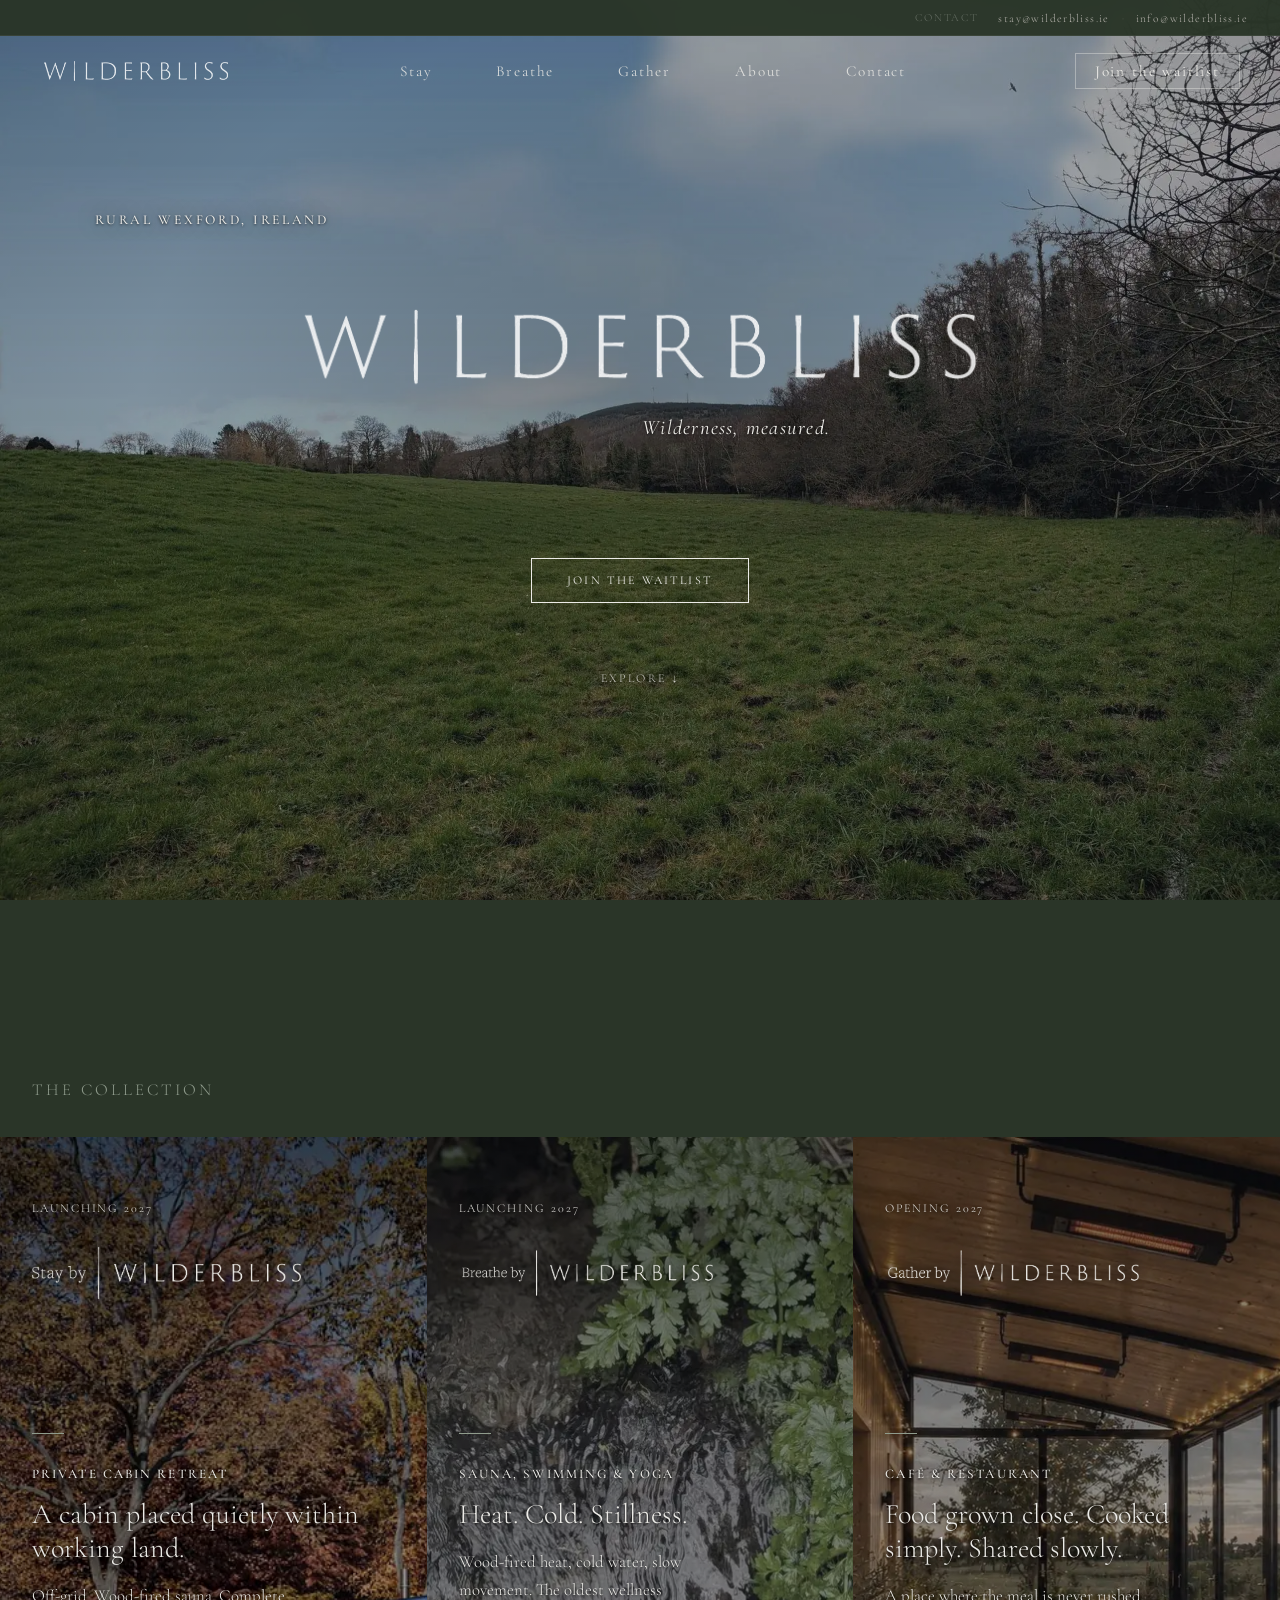
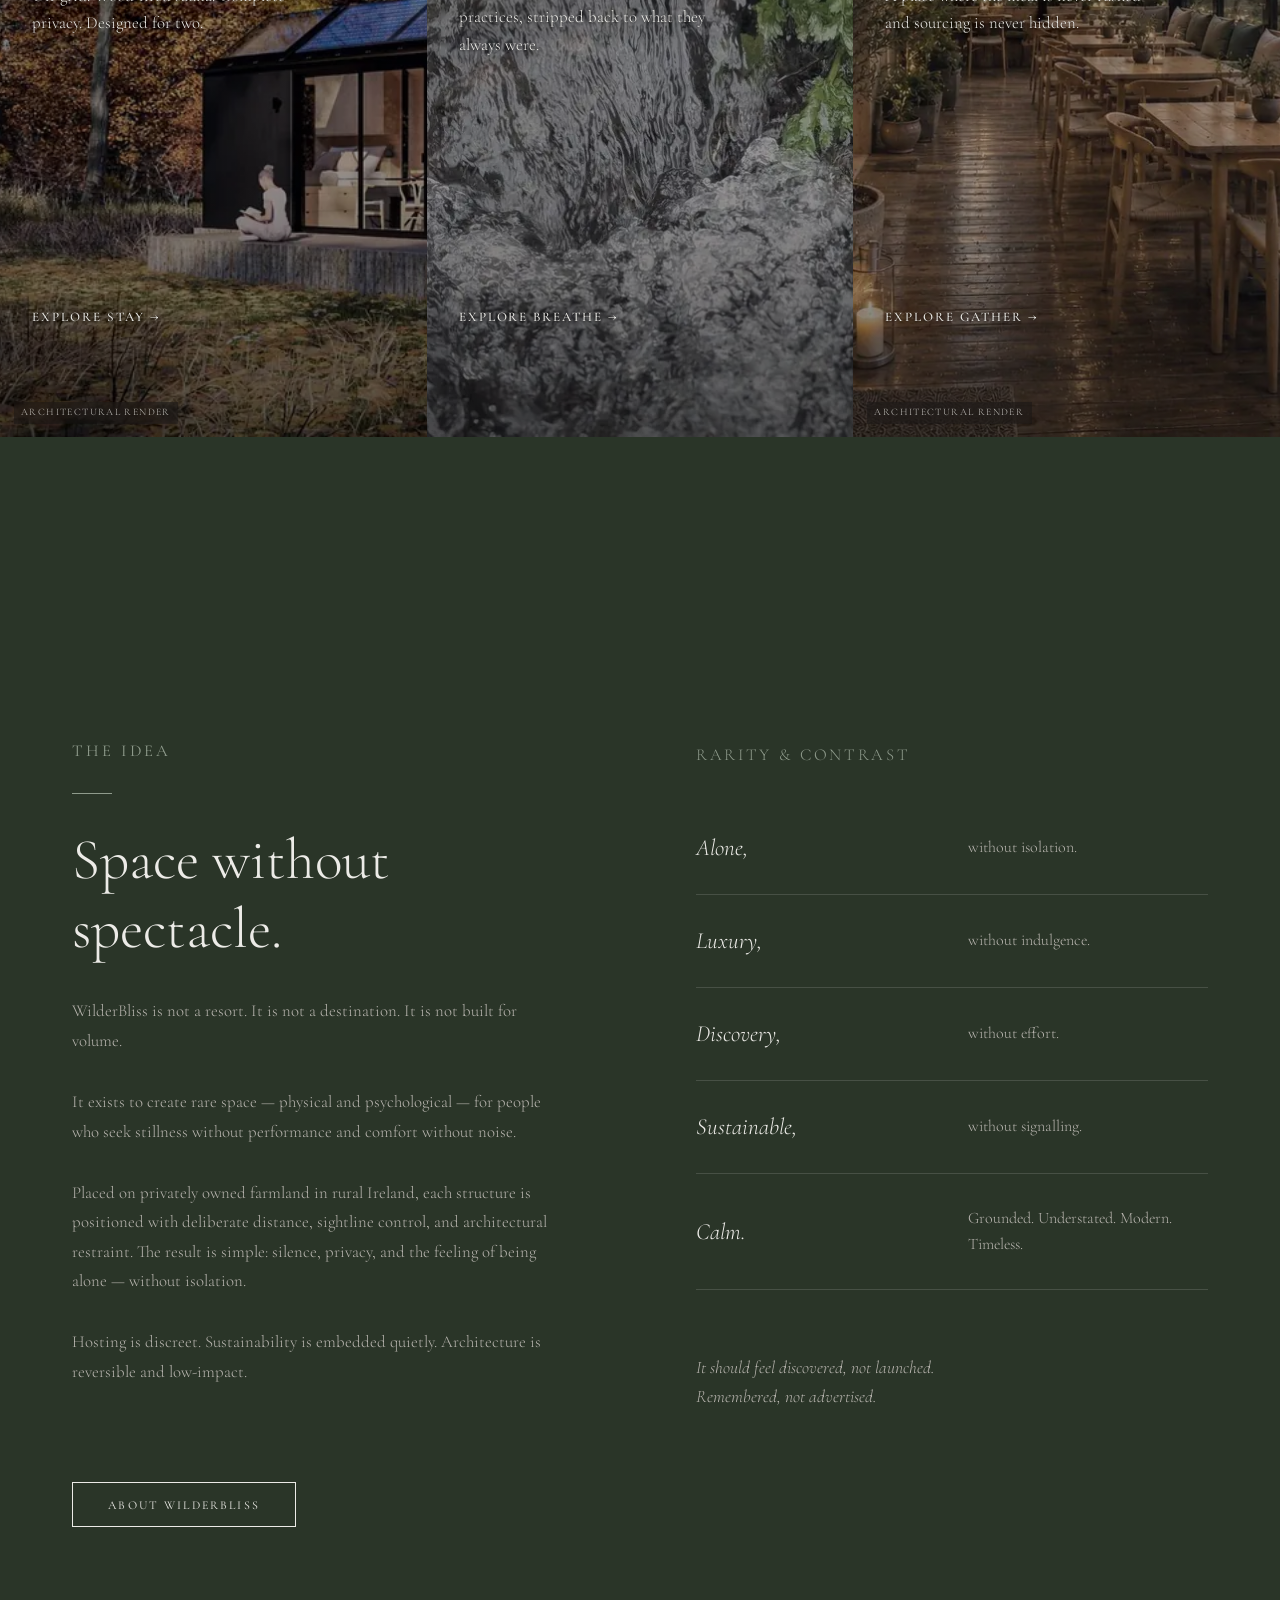
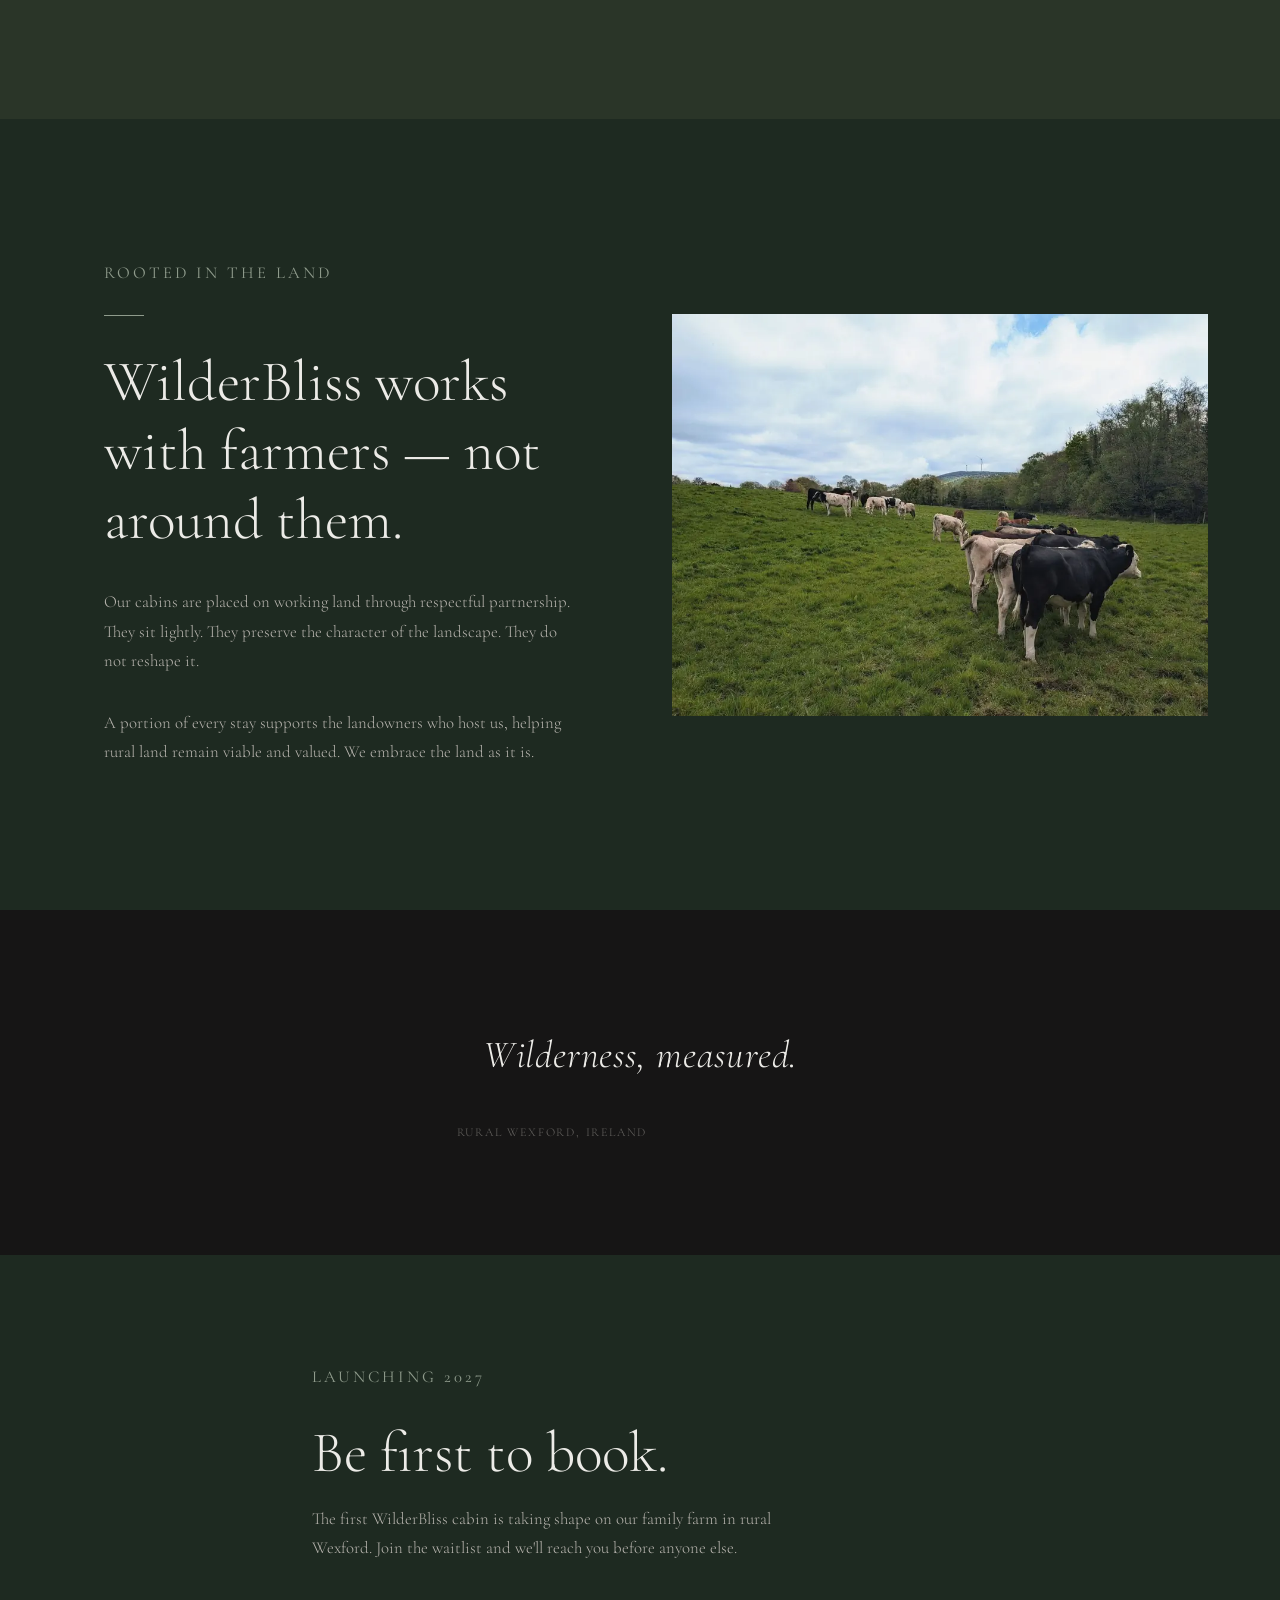
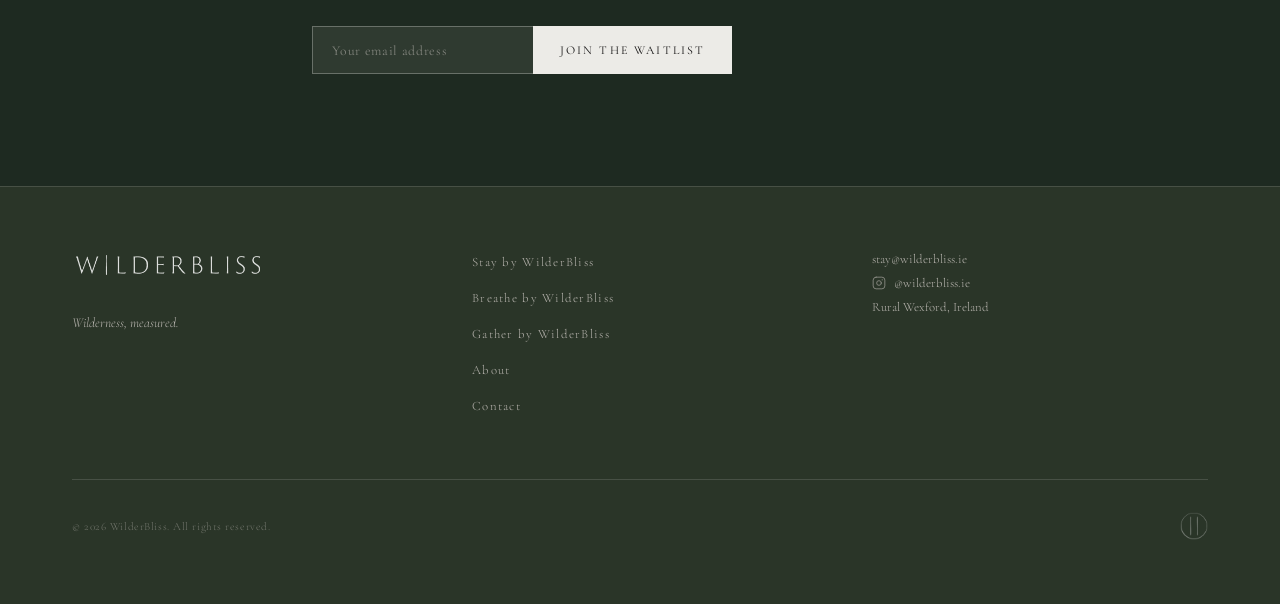
<file: index.html>
<!DOCTYPE html>
<html lang="en">
<head>
  <meta charset="UTF-8">
  <meta name="viewport" content="width=device-width, initial-scale=1.0">
  <title>WilderBliss | Stay. Breathe. Gather. — Rural Ireland</title>
  <meta name="description" content="Three nature hospitality experiences on one piece of land in rural Wexford, Ireland. A private off-grid cabin, a wood-fired sauna with yoga, and a café rooted in the landscape.">
  <meta property="og:title" content="WilderBliss | Stay. Breathe. Gather.">
  <meta property="og:description" content="Three nature hospitality experiences on one piece of land in rural Wexford, Ireland. A private off-grid cabin, a wood-fired sauna with yoga, and a café rooted in the landscape.">
  <meta property="og:type" content="website">
  <meta property="og:url" content="https://wilderbliss.ie">
  <link rel="preconnect" href="https://fonts.googleapis.com">
  <link rel="preconnect" href="https://fonts.gstatic.com" crossorigin>
  <link rel="stylesheet" href="https://fonts.googleapis.com/css2?family=Cormorant+Garamond:ital,wght@0,300;0,400;0,500;0,600;1,300;1,400&display=swap">
  <link rel="stylesheet" href="css/style.css">
  <link rel="icon" href="/favicon.ico?v=2" sizes="any">
  <link rel="icon" href="/favicon-32.png?v=2" type="image/png" sizes="32x32">
  <link rel="icon" href="/icon-192.png?v=2" type="image/png" sizes="192x192">
  <link rel="apple-touch-icon" href="/apple-touch-icon.png?v=2">
  <meta name="theme-color" content="#2A3528">
  <meta property="og:image" content="https://wilderbliss.ie/assets/og-image.jpg">
  <meta property="og:image:width" content="1200">
  <meta property="og:image:height" content="630">
  <meta property="og:image:alt" content="WilderBliss — the Brook field, rural Wexford">
  <meta name="twitter:card" content="summary_large_image">
  <meta name="twitter:image" content="https://wilderbliss.ie/assets/og-image.jpg">
  <link rel="preload" as="image" href="assets/images/brook-field.webp" type="image/webp" media="(min-width: 769px)" fetchpriority="high">
  <link rel="preload" as="image" href="assets/images/brook-field-mobile.webp" type="image/webp" media="(max-width: 768px)" fetchpriority="high">
  <style>
    .hero--home{background-image:url('assets/images/brook-field.jpg');background-image:image-set(url('assets/images/brook-field.webp') type('image/webp'),url('assets/images/brook-field.jpg') type('image/jpeg'));}
    @media (max-width:768px){.hero--home{background-image:url('assets/images/brook-field-mobile.jpg');background-image:image-set(url('assets/images/brook-field-mobile.webp') type('image/webp'),url('assets/images/brook-field-mobile.jpg') type('image/jpeg'));}}
  </style>
</head>
<body>

  <!-- TOPBAR -->
  <div class="topbar">
    <span class="topbar__label">Contact</span>
    <a href="mailto:stay@wilderbliss.ie">stay@wilderbliss.ie</a>
    <span class="topbar__sep">·</span>
    <a href="mailto:info@wilderbliss.ie">info@wilderbliss.ie</a>
  </div>

  <!-- NAV -->
  <nav class="nav" role="navigation" aria-label="Main navigation">
    <div class="nav__inner">
      <a href="index.html" aria-label="WilderBliss home">
        <img class="wordmark-img" src="assets/logos/wordmark-neg.png" alt="WilderBliss">
      </a>
      <ul class="nav__links">
        <li><a href="stay.html">Stay</a></li>
        <li><a href="breathe.html">Breathe</a></li>
        <li><a href="gather.html">Gather</a></li>
        <li><a href="about.html">About</a></li>
        <li><a href="contact.html">Contact</a></li>
      </ul>
      <a href="#early-access" class="nav__cta" data-waitlist>Join the waitlist</a>
      <button class="nav__toggle" aria-label="Toggle menu">
        <span></span><span></span><span></span>
      </button>
    </div>
  </nav>

  <!-- HERO -->
  <section class="hero hero--home" style="min-height:100vh;justify-content:center;align-items:center;text-align:center;background-color:var(--color-charcoal);background-size:cover;background-position:center 35%;position:relative;">
    <div style="position:absolute;inset:0;background:radial-gradient(ellipse at 50% 45%, rgba(0,0,0,0.42) 0%, rgba(0,0,0,0.30) 55%, rgba(0,0,0,0.38) 100%);z-index:0;"></div>
    <div style="position:relative;z-index:1;padding:0 var(--space-md);width:100%;">
      <p style="font-size:0.85rem;font-weight:500;letter-spacing:0.2em;text-transform:uppercase;color:var(--color-bone);text-shadow:0 1px 3px rgba(0,0,0,0.75),0 0 18px rgba(0,0,0,0.6);margin-bottom:var(--space-lg);">Rural Wexford, Ireland</p>
      <!-- Wordmark + tagline: logo centred, tagline right-aligned below -->
      <div style="display:inline-block;text-align:right;margin-bottom:var(--space-xl);max-width:min(700px,85vw);">
        <img
          src="assets/logos/wordmark-neg.png"
          alt="WilderBliss"
          style="width:100%;height:auto;display:block;"
        >
        <p style="font-family:var(--font-display);font-size:clamp(1.05rem,1.6vw,1.3rem);font-weight:400;font-style:italic;color:var(--color-bone);text-shadow:0 1px 3px rgba(0,0,0,0.75),0 0 18px rgba(0,0,0,0.6);letter-spacing:0.06em;margin:0.6em 0 0 0;">Wilderness, measured.</p>
      </div>
      <div style="margin-bottom:var(--space-lg);">
        <a href="#early-access" class="btn" data-waitlist>Join the waitlist</a>
      </div>
      <a href="#collection" style="font-size:var(--type-caption);letter-spacing:0.2em;text-transform:uppercase;color:var(--color-bone);opacity:0.85;text-shadow:0 1px 3px rgba(0,0,0,0.75),0 0 18px rgba(0,0,0,0.6);text-decoration:none;display:inline-flex;align-items:center;gap:0.5em;transition:opacity 0.3s ease;" onmouseover="this.style.opacity='1'" onmouseout="this.style.opacity='0.85'">
        Explore ↓
      </a>
    </div>
  </section>

  <!-- THREE-PILLAR LANDING -->
  <section id="collection">
    <div style="background:var(--color-dark-moss);padding:var(--space-lg) var(--space-md) var(--space-md);">
      <p style="font-size:var(--type-label);letter-spacing:0.18em;text-transform:uppercase;color:var(--color-muted-sage);">The Collection</p>
    </div>
    <div class="brand-landing">

      <!-- STAY -->
      <div class="brand-panel brand-panel--stay" data-bg="assets/images/cabin-autumn-1200.webp" style="background-size:cover;background-position:38% center;">
        <span class="render-tag" style="z-index:2;">Architectural render</span>
        <a href="stay.html" class="brand-panel__link" aria-label="Explore Stay by WilderBliss"></a>
        <div class="brand-panel__top">
          <span class="brand-panel__status">Launching 2027</span>
          <div class="brand-panel__logo-wrap">
            <img src="assets/logos/stay-neg.png" alt="Stay by WilderBliss" class="brand-panel__logo">
          </div>
        </div>
        <div class="brand-panel__content">
          <span class="brand-panel__divider"></span>
          <span class="brand-panel__category">Private cabin retreat</span>
          <h2 class="brand-panel__headline">A cabin placed quietly within working land.</h2>
          <p class="brand-panel__body">Off-grid. Wood-fired sauna. Complete privacy. Designed for two.</p>
          <span class="brand-panel__cta">Explore Stay →</span>
        </div>
      </div>

      <!-- BREATHE -->
      <div class="brand-panel brand-panel--breathe" data-bg="assets/images/brook-water-1200.webp" style="background-size:cover;background-position:center 40%;">
        <a href="breathe.html" class="brand-panel__link" aria-label="Explore Breathe by WilderBliss"></a>
        <div class="brand-panel__top">
          <span class="brand-panel__status">Launching 2027</span>
          <div class="brand-panel__logo-wrap">
            <img src="assets/logos/breathe-neg.png" alt="Breathe by WilderBliss" class="brand-panel__logo">
          </div>
        </div>
        <div class="brand-panel__content">
          <span class="brand-panel__divider"></span>
          <span class="brand-panel__category">Sauna, swimming &amp; yoga</span>
          <h2 class="brand-panel__headline">Heat. Cold. Stillness.</h2>
          <p class="brand-panel__body">Wood-fired heat, cold water, slow movement. The oldest wellness practices, stripped back to what they always were.</p>
          <span class="brand-panel__cta">Explore Breathe →</span>
        </div>
      </div>

      <!-- GATHER -->
      <div class="brand-panel brand-panel--gather" data-bg="assets/images/gather-terrace-1200.webp" style="background-size:cover;background-position:center;">
        <span class="render-tag" style="z-index:2;">Architectural render</span>
        <a href="gather.html" class="brand-panel__link" aria-label="Explore Gather by WilderBliss"></a>
        <div class="brand-panel__top">
          <span class="brand-panel__status">Opening 2027</span>
          <div class="brand-panel__logo-wrap">
            <img src="assets/logos/gather-neg.png" alt="Gather by WilderBliss" class="brand-panel__logo">
          </div>
        </div>
        <div class="brand-panel__content">
          <span class="brand-panel__divider"></span>
          <span class="brand-panel__category">Café &amp; restaurant</span>
          <h2 class="brand-panel__headline">Food grown close. Cooked simply. Shared slowly.</h2>
          <p class="brand-panel__body">A place where the meal is never rushed and sourcing is never hidden.</p>
          <span class="brand-panel__cta">Explore Gather →</span>
        </div>
      </div>

    </div>
  </section>

  <!-- ETHOS / BRAND STORY -->
  <section class="ethos" id="the-idea">
    <div class="container">
      <div class="ethos__grid">

        <div class="ethos__intro">
          <span class="section-label">The Idea</span>
          <span class="rule"></span>
          <h2>Space without spectacle.</h2>
          <p class="mt-md">WilderBliss is not a resort. It is not a destination. It is not built for volume.</p>
          <p class="mt-md">It exists to create rare space — physical and psychological — for people who seek stillness without performance and comfort without noise.</p>
          <p class="mt-md">Placed on privately owned farmland in rural Ireland, each structure is positioned with deliberate distance, sightline control, and architectural restraint. The result is simple: silence, privacy, and the feeling of being alone — without isolation.</p>
          <p class="mt-md">Hosting is discreet. Sustainability is embedded quietly. Architecture is reversible and low-impact.</p>
          <a href="about.html" class="btn mt-lg">About WilderBliss</a>
        </div>

        <div>
          <div class="ethos__contrasts">
            <p style="font-size:var(--type-label);letter-spacing:0.16em;text-transform:uppercase;color:var(--color-muted-sage);margin-bottom:var(--space-md);">Rarity &amp; contrast</p>

            <div class="ethos__contrast-item">
              <span class="ethos__contrast-label">Alone,</span>
              <span class="ethos__contrast-desc">without isolation.</span>
            </div>
            <div class="ethos__contrast-item">
              <span class="ethos__contrast-label">Luxury,</span>
              <span class="ethos__contrast-desc">without indulgence.</span>
            </div>
            <div class="ethos__contrast-item">
              <span class="ethos__contrast-label">Discovery,</span>
              <span class="ethos__contrast-desc">without effort.</span>
            </div>
            <div class="ethos__contrast-item">
              <span class="ethos__contrast-label">Sustainable,</span>
              <span class="ethos__contrast-desc">without signalling.</span>
            </div>
            <div class="ethos__contrast-item">
              <span class="ethos__contrast-label">Calm.</span>
              <span class="ethos__contrast-desc">Grounded. Understated. Modern. Timeless.</span>
            </div>
          </div>

          <p style="font-family:var(--font-display);font-size:1.1rem;font-style:italic;color:var(--color-stone);margin-top:var(--space-lg);line-height:1.6;">
            It should feel discovered, not launched.<br>
            Remembered, not advertised.
          </p>
        </div>

      </div>
    </div>
  </section>

  <!-- LAND PARTNERSHIP -->
  <section class="section--forest">
    <div class="container">
      <div class="split">
        <div class="split__content">
          <span class="section-label">Rooted in the Land</span>
          <span class="rule"></span>
          <h2 class="text-bone">WilderBliss works with farmers — not around them.</h2>
          <p class="mt-md">Our cabins are placed on working land through respectful partnership. They sit lightly. They preserve the character of the landscape. They do not reshape it.</p>
          <p class="mt-md">A portion of every stay supports the landowners who host us, helping rural land remain viable and valued. We embrace the land as it is.</p>
        </div>
        <div>
          <!-- Photo placeholder — replace with actual image -->
          <div style="aspect-ratio:4/3;overflow:hidden;">
        <img loading="lazy" decoding="async" src="assets/images/farm-cattle.webp" srcset="assets/images/farm-cattle-900.webp 900w, assets/images/farm-cattle.webp 1600w" sizes="(max-width: 768px) 100vw, 40vw" alt="Cattle grazing on the family farm, rural Wexford" style="width:100%;height:100%;object-fit:cover;display:block;object-position:center 55%;">
      </div>
        </div>
      </div>
    </div>
  </section>

  <!-- TAGLINE -->
  <section style="background:var(--color-charcoal);padding:var(--space-xl) 0;">
    <div style="text-align:center;max-width:600px;margin:0 auto;padding:0 var(--space-md);">
      <p style="font-family:var(--font-display);font-size:clamp(1.6rem,3vw,2.4rem);font-weight:300;font-style:italic;color:var(--color-bone);letter-spacing:0.02em;margin:0;text-align:center;">Wilderness, measured.</p>
      <p style="font-size:var(--type-caption);letter-spacing:0.15em;text-transform:uppercase;color:var(--color-stone);margin-top:var(--space-md);opacity:0.5;text-align:center;">Rural Wexford, Ireland</p>
    </div>
  </section>

  <!-- EARLY ACCESS CTA -->
  <section class="cta-section" id="early-access">
    <div class="container--narrow">
      <span class="section-label">Launching 2027</span>
      <h2>Be first to book.</h2>
      <p class="mt-sm">The first WilderBliss cabin is taking shape on our family farm in rural Wexford. Join the waitlist and we'll reach you before anyone else.</p>
      <form class="email-form mt-lg" name="early-access" method="POST" data-netlify="true" netlify-honeypot="bot-field">
        <input type="hidden" name="form-name" value="early-access">
        <input type="hidden" name="bot-field" style="display:none">
        <input type="email" name="email" placeholder="Your email address" required autocomplete="email">
        <button type="submit">Join the waitlist</button>
      </form>
    </div>
  </section>

  <!-- FOOTER -->
  <footer class="footer">
    <div class="container">
      <div class="footer__inner">
        <div>
          <img class="wordmark-img" src="assets/logos/wordmark-neg.png" alt="WilderBliss" style="margin-bottom:var(--space-md);">
          <p class="footer__tagline">Wilderness, measured.</p>
        </div>
        <nav aria-label="Footer navigation">
          <ul class="footer__nav">
            <li><a href="stay.html">Stay by WilderBliss</a></li>
            <li><a href="breathe.html">Breathe by WilderBliss</a></li>
            <li><a href="gather.html">Gather by WilderBliss</a></li>
            <li><a href="about.html">About</a></li>
            <li><a href="contact.html">Contact</a></li>
          </ul>
        </nav>
        <div class="footer__contact">
          <a href="mailto:stay@wilderbliss.ie">stay@wilderbliss.ie</a>
          <a href="https://www.instagram.com/wilderbliss.ie" target="_blank" rel="noopener" style="display:inline-flex;align-items:center;gap:0.5rem;">
            <svg xmlns="http://www.w3.org/2000/svg" width="14" height="14" viewBox="0 0 24 24" fill="none" stroke="currentColor" stroke-width="1.5" stroke-linecap="round" stroke-linejoin="round" style="flex-shrink:0;opacity:0.7;"><rect x="2" y="2" width="20" height="20" rx="5" ry="5"/><circle cx="12" cy="12" r="4"/><circle cx="17.5" cy="6.5" r="1" fill="currentColor" stroke="none"/></svg>
            @wilderbliss.ie
          </a>
          <span>Rural Wexford, Ireland</span>
        </div>
      </div>
      <div class="footer__bottom">
        <span class="footer__copy">&copy; 2026 WilderBliss. All rights reserved.</span>
        <img src="assets/logos/pause-neg.png" alt="" style="height:28px;opacity:0.5;">
      </div>
    </div>
  </footer>


  <!-- EARLY ACCESS POPUP -->
  <div class="wb-popup" id="wb-popup" role="dialog" aria-modal="true" aria-labelledby="wb-popup-title">
    <div class="wb-popup__overlay" id="wb-popup-overlay"></div>
    <div class="wb-popup__inner">
      <button class="wb-popup__close" id="wb-popup-close" aria-label="Close">&#x2715;</button>
      <div class="wb-popup__image">
        <img data-src="assets/images/cabin-exterior-summer-900.webp" alt="WilderBliss cabin" decoding="async">
        <span class="render-tag render-tag--popup">Architectural render · Photography to follow</span>
      </div>
      <div class="wb-popup__form-panel">
        <span class="wb-popup__label">The Waitlist</span>
        <h2 class="wb-popup__title" id="wb-popup-title">First to know.<br>First to book.</h2>
        <p class="wb-popup__desc">Join the waitlist for first access to dates, founder notes, and a quiet guide to planning your stay.</p>
        <form class="email-form wb-popup__form" name="popup-early-access" method="POST" data-netlify="true" netlify-honeypot="bot-field">
          <input type="hidden" name="form-name" value="popup-early-access">
          <input type="hidden" name="bot-field" style="display:none">
          <input type="email" name="email" placeholder="Your email address" required autocomplete="email">
          <button type="submit">Join the waitlist</button>
        </form>
        <button class="wb-popup__no-thanks" id="wb-popup-no-thanks">No thanks</button>
      </div>
    </div>
  </div>

  <script src="js/main.js"></script>
</body>
</html>
</file>
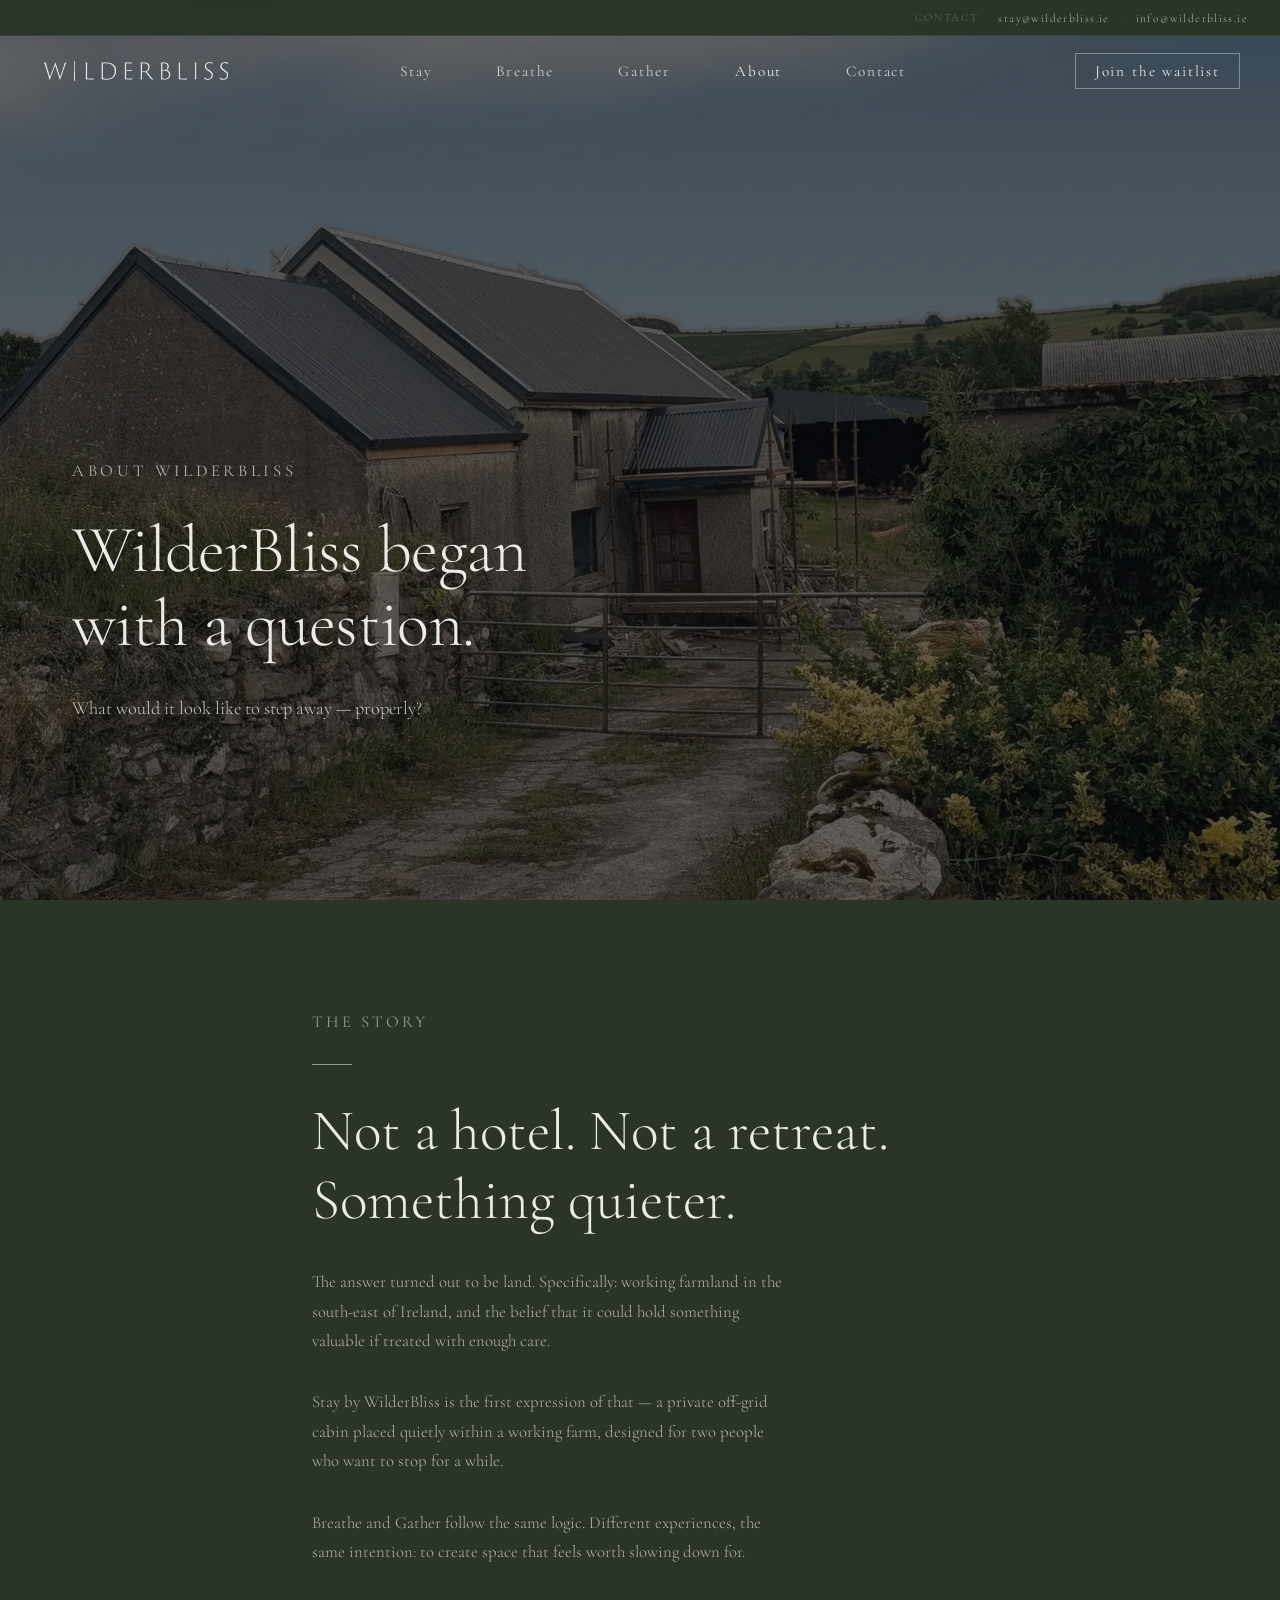
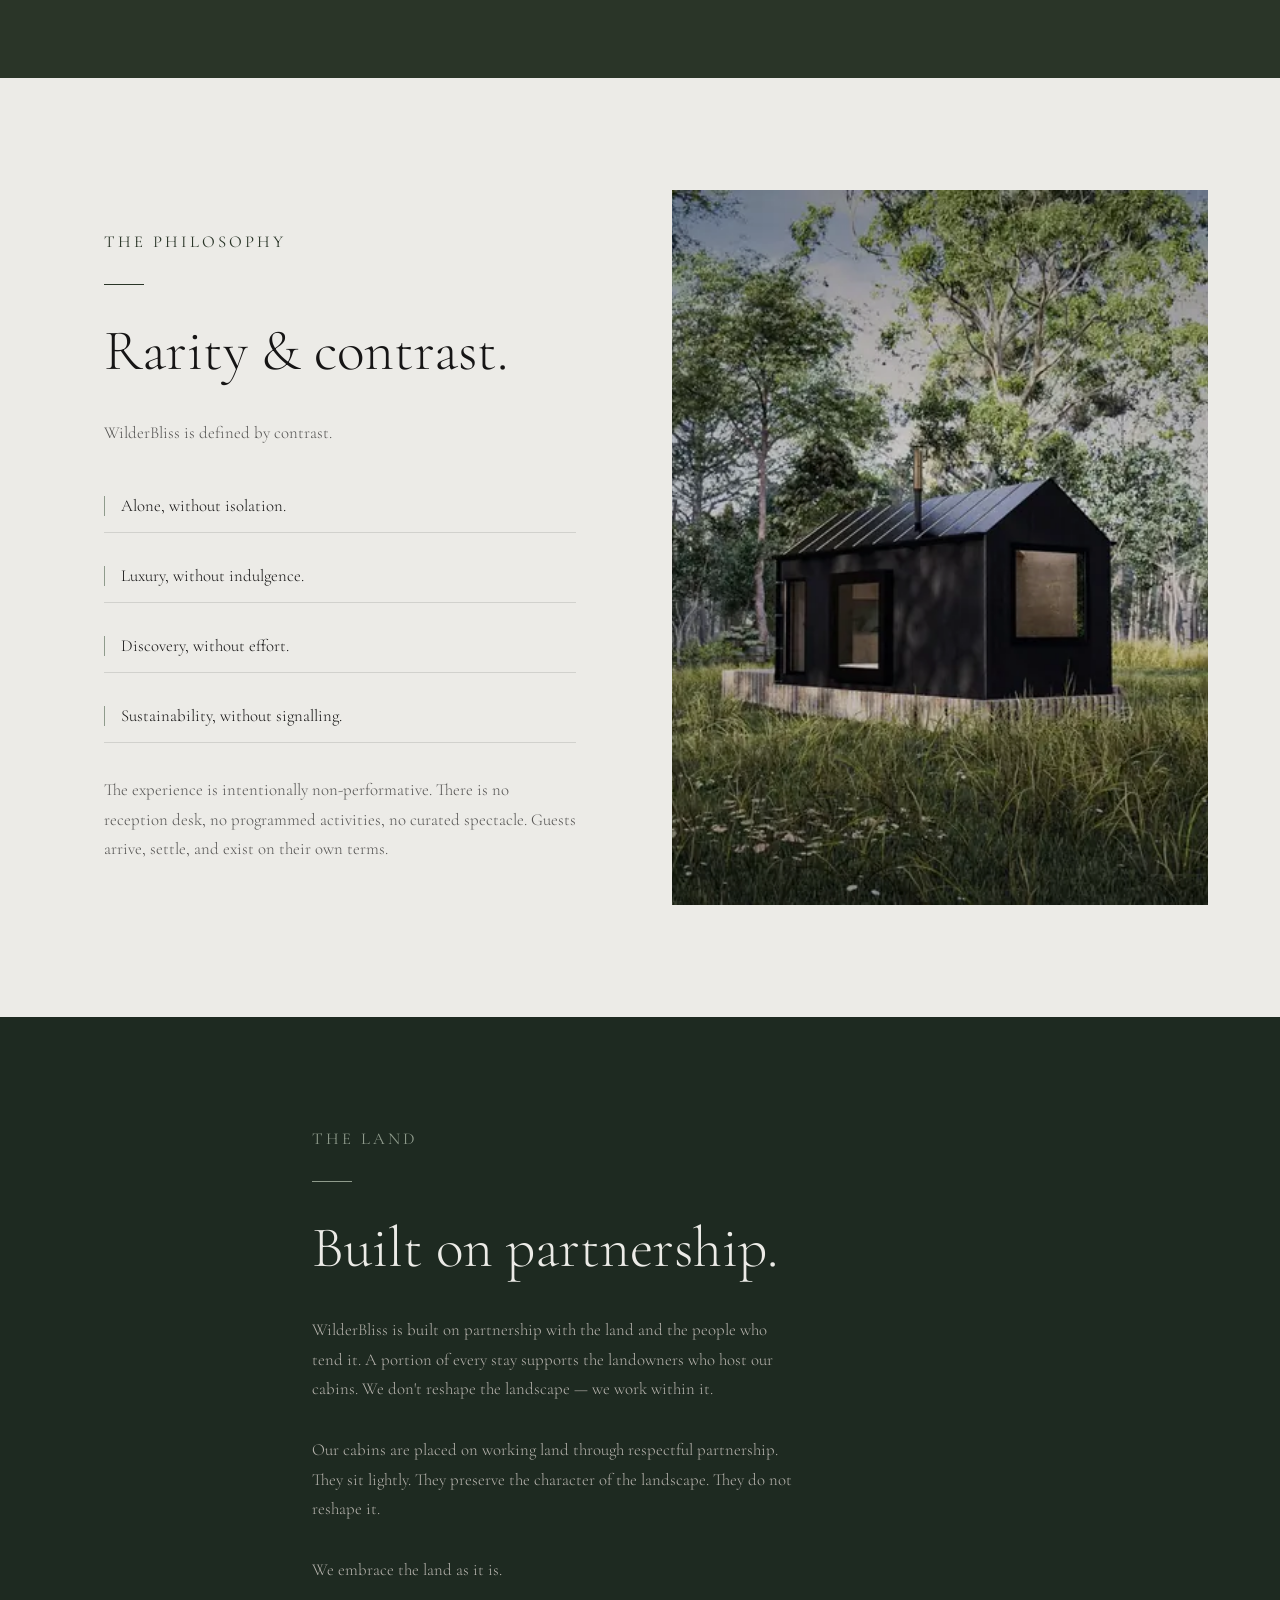
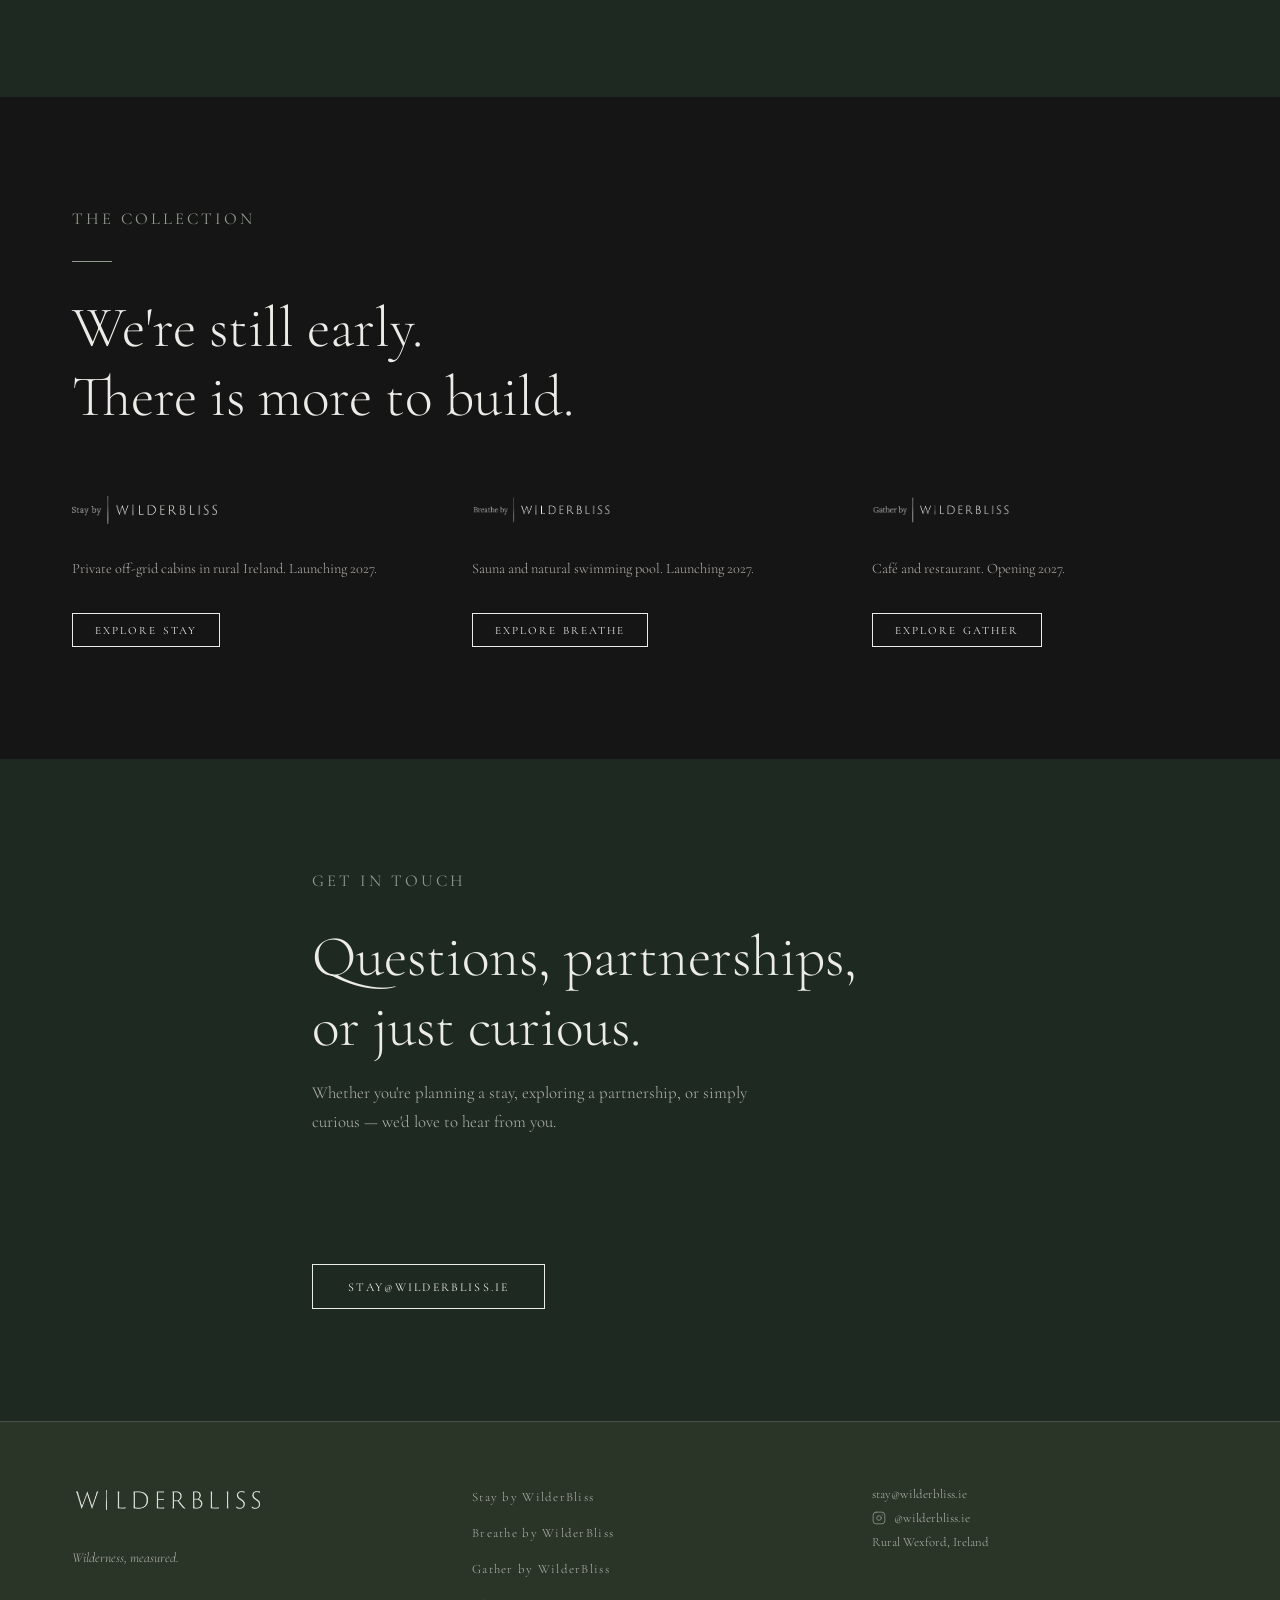
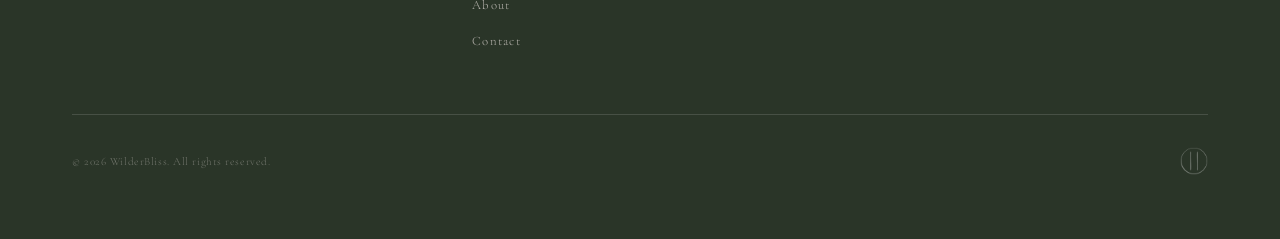
<file: about.html>
<!DOCTYPE html>
<html lang="en">
<head>
  <meta charset="UTF-8">
  <meta name="viewport" content="width=device-width, initial-scale=1.0">
  <title>About — WilderBliss</title>
  <meta name="description" content="WilderBliss began with a question. What would it look like to step away — properly? Private cabins, natural wellness, and honest food, placed quietly within rural Ireland.">
  <link rel="preconnect" href="https://fonts.googleapis.com">
  <link rel="preconnect" href="https://fonts.gstatic.com" crossorigin>
  <link rel="stylesheet" href="https://fonts.googleapis.com/css2?family=Cormorant+Garamond:ital,wght@0,300;0,400;0,500;0,600;1,300;1,400&display=swap">
  <link rel="stylesheet" href="css/style.css">
  <link rel="preload" as="image" href="assets/images/gather-exterior.webp" type="image/webp" media="(min-width: 769px)" fetchpriority="high">
  <link rel="preload" as="image" href="assets/images/gather-exterior-900.webp" type="image/webp" media="(max-width: 768px)" fetchpriority="high">
  <link rel="icon" href="/favicon.ico?v=2" sizes="any">
  <link rel="icon" href="/favicon-32.png?v=2" type="image/png" sizes="32x32">
  <link rel="icon" href="/icon-192.png?v=2" type="image/png" sizes="192x192">
  <link rel="apple-touch-icon" href="/apple-touch-icon.png?v=2">
  <meta name="theme-color" content="#2A3528">
  <meta property="og:image" content="https://wilderbliss.ie/assets/og-image.jpg">
  <meta property="og:image:width" content="1200">
  <meta property="og:image:height" content="630">
  <meta property="og:image:alt" content="WilderBliss — the Brook field, rural Wexford">
  <meta name="twitter:card" content="summary_large_image">
  <meta name="twitter:image" content="https://wilderbliss.ie/assets/og-image.jpg">
</head>
<body class="page-inner">

  <!-- TOPBAR -->
  <div class="topbar">
    <span class="topbar__label">Contact</span>
    <a href="mailto:stay@wilderbliss.ie">stay@wilderbliss.ie</a>
    <span class="topbar__sep">·</span>
    <a href="mailto:info@wilderbliss.ie">info@wilderbliss.ie</a>
  </div>

  <!-- NAV -->
  <nav class="nav" role="navigation" aria-label="Main navigation">
    <div class="nav__inner">
      <a href="index.html" aria-label="WilderBliss home">
        <img class="wordmark-img" src="assets/logos/wordmark-neg.png" alt="WilderBliss">
        <img class="nav-pause" src="assets/logos/pause-neg.png" alt="WilderBliss home">
      </a>
      <ul class="nav__links">
        <li><a href="stay.html">Stay</a></li>
        <li><a href="breathe.html">Breathe</a></li>
        <li><a href="gather.html">Gather</a></li>
        <li><a href="about.html" class="active">About</a></li>
        <li><a href="contact.html">Contact</a></li>
      </ul>
      <a href="index.html#early-access" class="nav__cta" data-waitlist>Join the waitlist</a>
      <button class="nav__toggle" aria-label="Toggle menu">
        <span></span><span></span><span></span>
      </button>
    </div>
  </nav>

  <!-- PAGE HERO -->
  <header class="page-hero page-hero--about">
    <div class="page-hero__content">
      <span class="section-label">About WilderBliss</span>
      <h1>WilderBliss began<br>with a question.</h1>
      <p class="hero__sub mt-md">What would it look like to step away — properly?</p>
    </div>
  </header>

  <!-- THE ORIGIN -->
  <section class="section--moss">
    <div class="container--narrow">
      <span class="section-label">The Story</span>
      <span class="rule"></span>
      <h2 class="text-bone">Not a hotel. Not a retreat.<br>Something quieter.</h2>
      <p class="mt-md">The answer turned out to be land. Specifically: working farmland in the south-east of Ireland, and the belief that it could hold something valuable if treated with enough care.</p>
      <p class="mt-md">Stay by WilderBliss is the first expression of that — a private off-grid cabin placed quietly within a working farm, designed for two people who want to stop for a while.</p>
      <p class="mt-md">Breathe and Gather follow the same logic. Different experiences, the same intention: to create space that feels worth slowing down for.</p>
    </div>
  </section>

  <!-- THE PHILOSOPHY -->
  <section class="section--bone">
    <div class="container">
      <div class="split">
        <div class="split__content">
          <span class="section-label">The Philosophy</span>
          <span class="rule"></span>
          <h2>Rarity &amp; contrast.</h2>
          <p class="mt-md">WilderBliss is defined by contrast.</p>
          <ul class="feature-list mt-md" style="--color-bone: var(--color-charcoal); --border-subtle: rgba(22,21,21,0.12);">
            <li style="color:var(--color-charcoal);">Alone, without isolation.</li>
            <li style="color:var(--color-charcoal);">Luxury, without indulgence.</li>
            <li style="color:var(--color-charcoal);">Discovery, without effort.</li>
            <li style="color:var(--color-charcoal);">Sustainability, without signalling.</li>
          </ul>
          <p class="mt-md">The experience is intentionally non-performative. There is no reception desk, no programmed activities, no curated spectacle. Guests arrive, settle, and exist on their own terms.</p>
        </div>
        <div>
          <div style="aspect-ratio:3/4;overflow:hidden;position:relative;">
          <img loading="lazy" decoding="async" src="assets/images/cabin-angled.webp" srcset="assets/images/cabin-angled-900.webp 900w, assets/images/cabin-angled.webp 1600w" sizes="(max-width: 768px) 100vw, 40vw" alt="WilderBliss cabin set within the landscape" style="width:100%;height:100%;object-fit:cover;display:block;">
          <div style='position:absolute;inset:0;background:rgba(0,0,0,0.1);'></div>
        </div>
        </div>
      </div>
    </div>
  </section>

  <!-- THE LAND -->
  <section class="section--forest">
    <div class="container--narrow">
      <span class="section-label">The Land</span>
      <span class="rule"></span>
      <h2 class="text-bone">Built on partnership.</h2>
      <p class="mt-md">WilderBliss is built on partnership with the land and the people who tend it. A portion of every stay supports the landowners who host our cabins. We don't reshape the landscape — we work within it.</p>
      <p class="mt-md">Our cabins are placed on working land through respectful partnership. They sit lightly. They preserve the character of the landscape. They do not reshape it.</p>
      <p class="mt-md">We embrace the land as it is.</p>
    </div>
  </section>

  <!-- THREE PILLARS OVERVIEW -->
  <section class="section--charcoal">
    <div class="container">
      <span class="section-label">The Collection</span>
      <span class="rule"></span>
      <h2 class="text-bone mb-lg">We're still early.<br>There is more to build.</h2>
      <div style="display:grid;grid-template-columns:repeat(auto-fit,minmax(220px,1fr));gap:var(--space-lg);">
        <div>
          <img src="assets/logos/stay-neg.png" alt="Stay by WilderBliss" style="height:28px;margin-bottom:var(--space-md);">
          <p style="font-size:0.9rem;">Private off-grid cabins in rural Ireland. Launching 2027.</p>
          <a href="stay.html" class="btn mt-md" style="font-size:0.7rem;padding:0.6rem 1.4rem;">Explore Stay</a>
        </div>
        <div>
          <img src="assets/logos/breathe-neg.png" alt="Breathe by WilderBliss" style="height:28px;margin-bottom:var(--space-md);">
          <p style="font-size:0.9rem;">Sauna and natural swimming pool. Launching 2027.</p>
          <a href="breathe.html" class="btn mt-md" style="font-size:0.7rem;padding:0.6rem 1.4rem;">Explore Breathe</a>
        </div>
        <div>
          <img src="assets/logos/gather-neg.png" alt="Gather by WilderBliss" style="height:28px;margin-bottom:var(--space-md);">
          <p style="font-size:0.9rem;">Café and restaurant. Opening 2027.</p>
          <a href="gather.html" class="btn mt-md" style="font-size:0.7rem;padding:0.6rem 1.4rem;">Explore Gather</a>
        </div>
      </div>
    </div>
  </section>

  <!-- CONTACT CTA -->
  <section class="cta-section" id="contact">
    <div class="container--narrow">
      <span class="section-label">Get in touch</span>
      <h2>Questions, partnerships,<br>or just curious.</h2>
      <p class="mt-sm">Whether you're planning a stay, exploring a partnership, or simply curious — we'd love to hear from you.</p>
      <a href="mailto:stay@wilderbliss.ie" class="btn mt-lg">stay@wilderbliss.ie</a>
    </div>
  </section>

  <!-- FOOTER -->
  <footer class="footer">
    <div class="container">
      <div class="footer__inner">
        <div>
          <img class="wordmark-img" src="assets/logos/wordmark-neg.png" alt="WilderBliss" style="margin-bottom:var(--space-md);">
          <p class="footer__tagline">Wilderness, measured.</p>
        </div>
        <nav aria-label="Footer navigation">
          <ul class="footer__nav">
            <li><a href="stay.html">Stay by WilderBliss</a></li>
            <li><a href="breathe.html">Breathe by WilderBliss</a></li>
            <li><a href="gather.html">Gather by WilderBliss</a></li>
            <li><a href="about.html">About</a></li>
            <li><a href="contact.html">Contact</a></li>
          </ul>
        </nav>
        <div class="footer__contact">
          <a href="mailto:stay@wilderbliss.ie">stay@wilderbliss.ie</a>
          <a href="https://www.instagram.com/wilderbliss.ie" target="_blank" rel="noopener" style="display:inline-flex;align-items:center;gap:0.5rem;">
            <svg xmlns="http://www.w3.org/2000/svg" width="14" height="14" viewBox="0 0 24 24" fill="none" stroke="currentColor" stroke-width="1.5" stroke-linecap="round" stroke-linejoin="round" style="flex-shrink:0;opacity:0.7;"><rect x="2" y="2" width="20" height="20" rx="5" ry="5"/><circle cx="12" cy="12" r="4"/><circle cx="17.5" cy="6.5" r="1" fill="currentColor" stroke="none"/></svg>
            @wilderbliss.ie
          </a>
          <span>Rural Wexford, Ireland</span>
        </div>
      </div>
      <div class="footer__bottom">
        <span class="footer__copy">&copy; 2026 WilderBliss. All rights reserved.</span>
        <img src="assets/logos/pause-neg.png" alt="" style="height:28px;opacity:0.5;">
      </div>
    </div>
  </footer>


  <!-- EARLY ACCESS POPUP -->
  <div class="wb-popup" id="wb-popup" role="dialog" aria-modal="true" aria-labelledby="wb-popup-title">
    <div class="wb-popup__overlay" id="wb-popup-overlay"></div>
    <div class="wb-popup__inner">
      <button class="wb-popup__close" id="wb-popup-close" aria-label="Close">&#x2715;</button>
      <div class="wb-popup__image">
        <img data-src="assets/images/cabin-exterior-summer-900.webp" alt="WilderBliss cabin" decoding="async">
        <span class="render-tag render-tag--popup">Architectural render · Photography to follow</span>
      </div>
      <div class="wb-popup__form-panel">
        <span class="wb-popup__label">The Waitlist</span>
        <h2 class="wb-popup__title" id="wb-popup-title">First to know.<br>First to book.</h2>
        <p class="wb-popup__desc">Join the waitlist for first access to dates, founder notes, and a quiet guide to planning your stay.</p>
        <form class="email-form wb-popup__form" name="popup-early-access" method="POST" data-netlify="true" netlify-honeypot="bot-field">
          <input type="hidden" name="form-name" value="popup-early-access">
          <input type="hidden" name="bot-field" style="display:none">
          <input type="email" name="email" placeholder="Your email address" required autocomplete="email">
          <button type="submit">Join the waitlist</button>
        </form>
        <button class="wb-popup__no-thanks" id="wb-popup-no-thanks">No thanks</button>
      </div>
    </div>
  </div>

  <script src="js/main.js"></script>
</body>
</html>
</file>
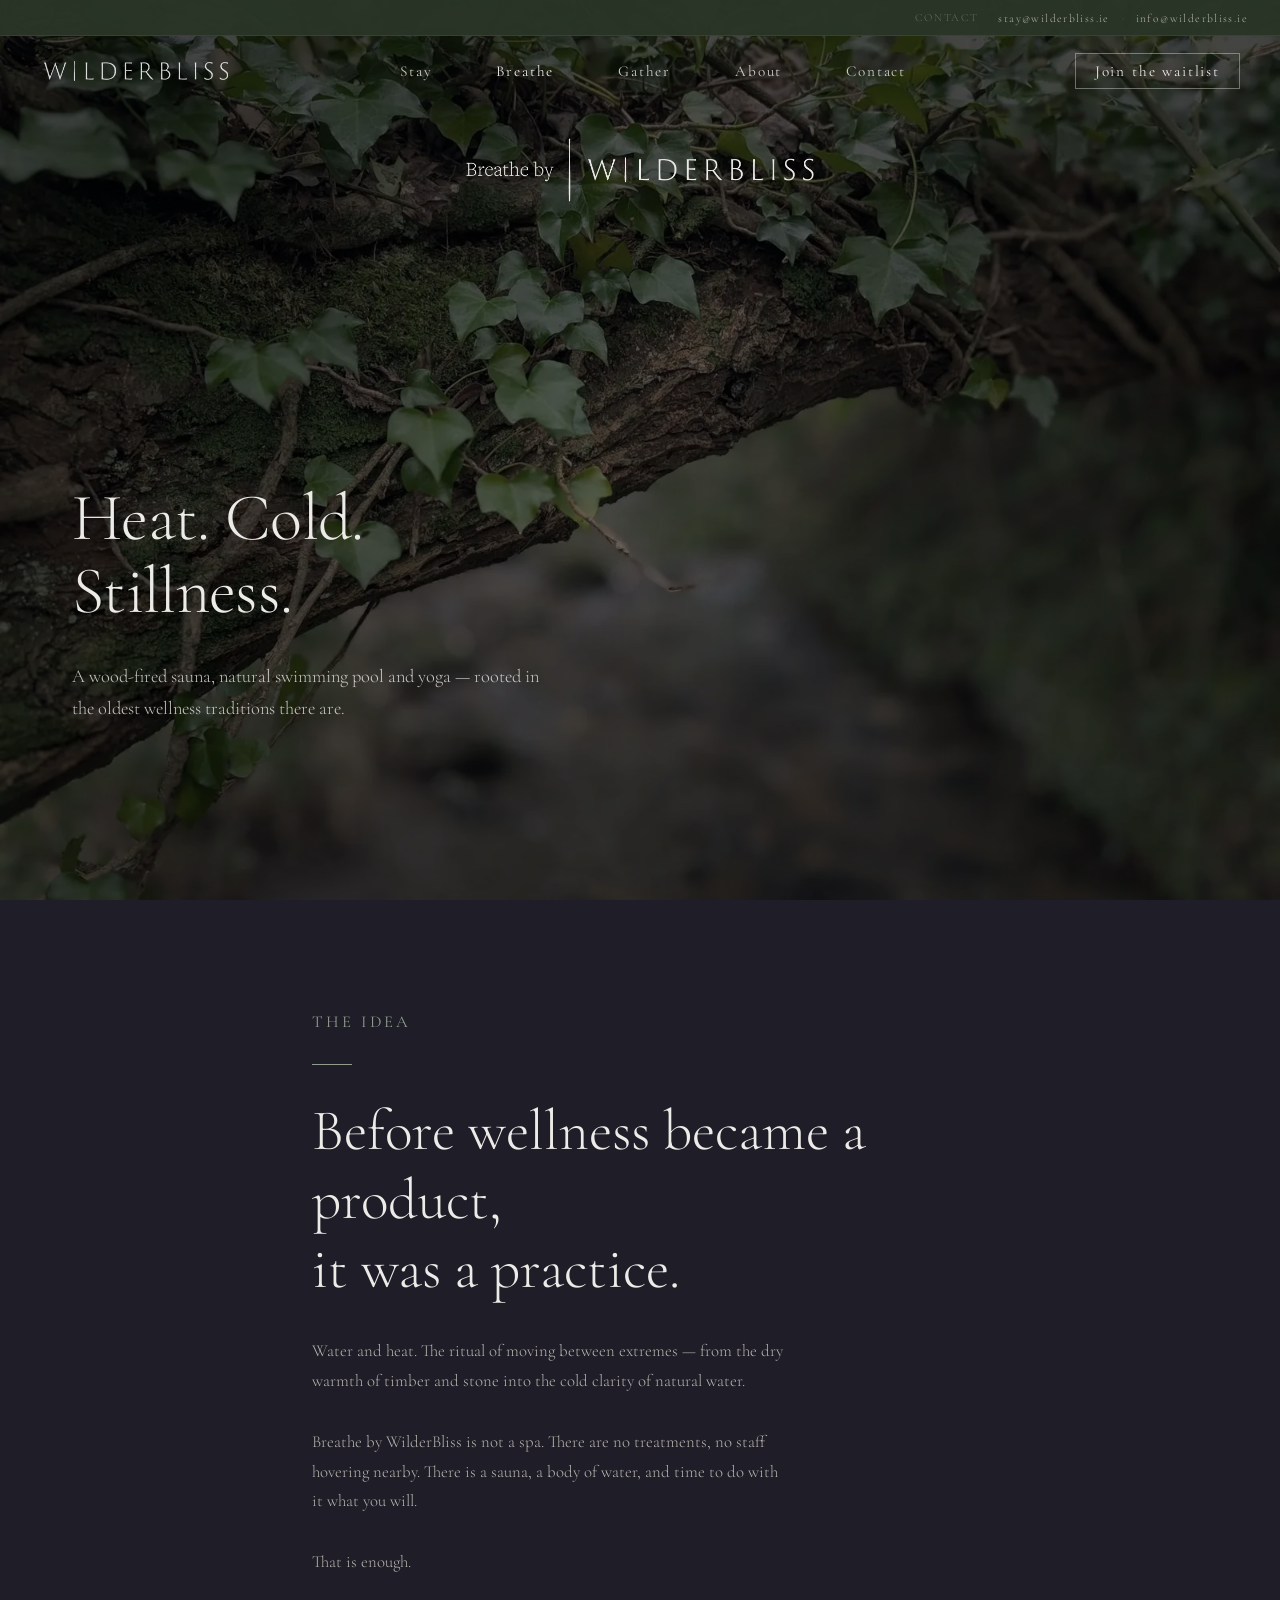
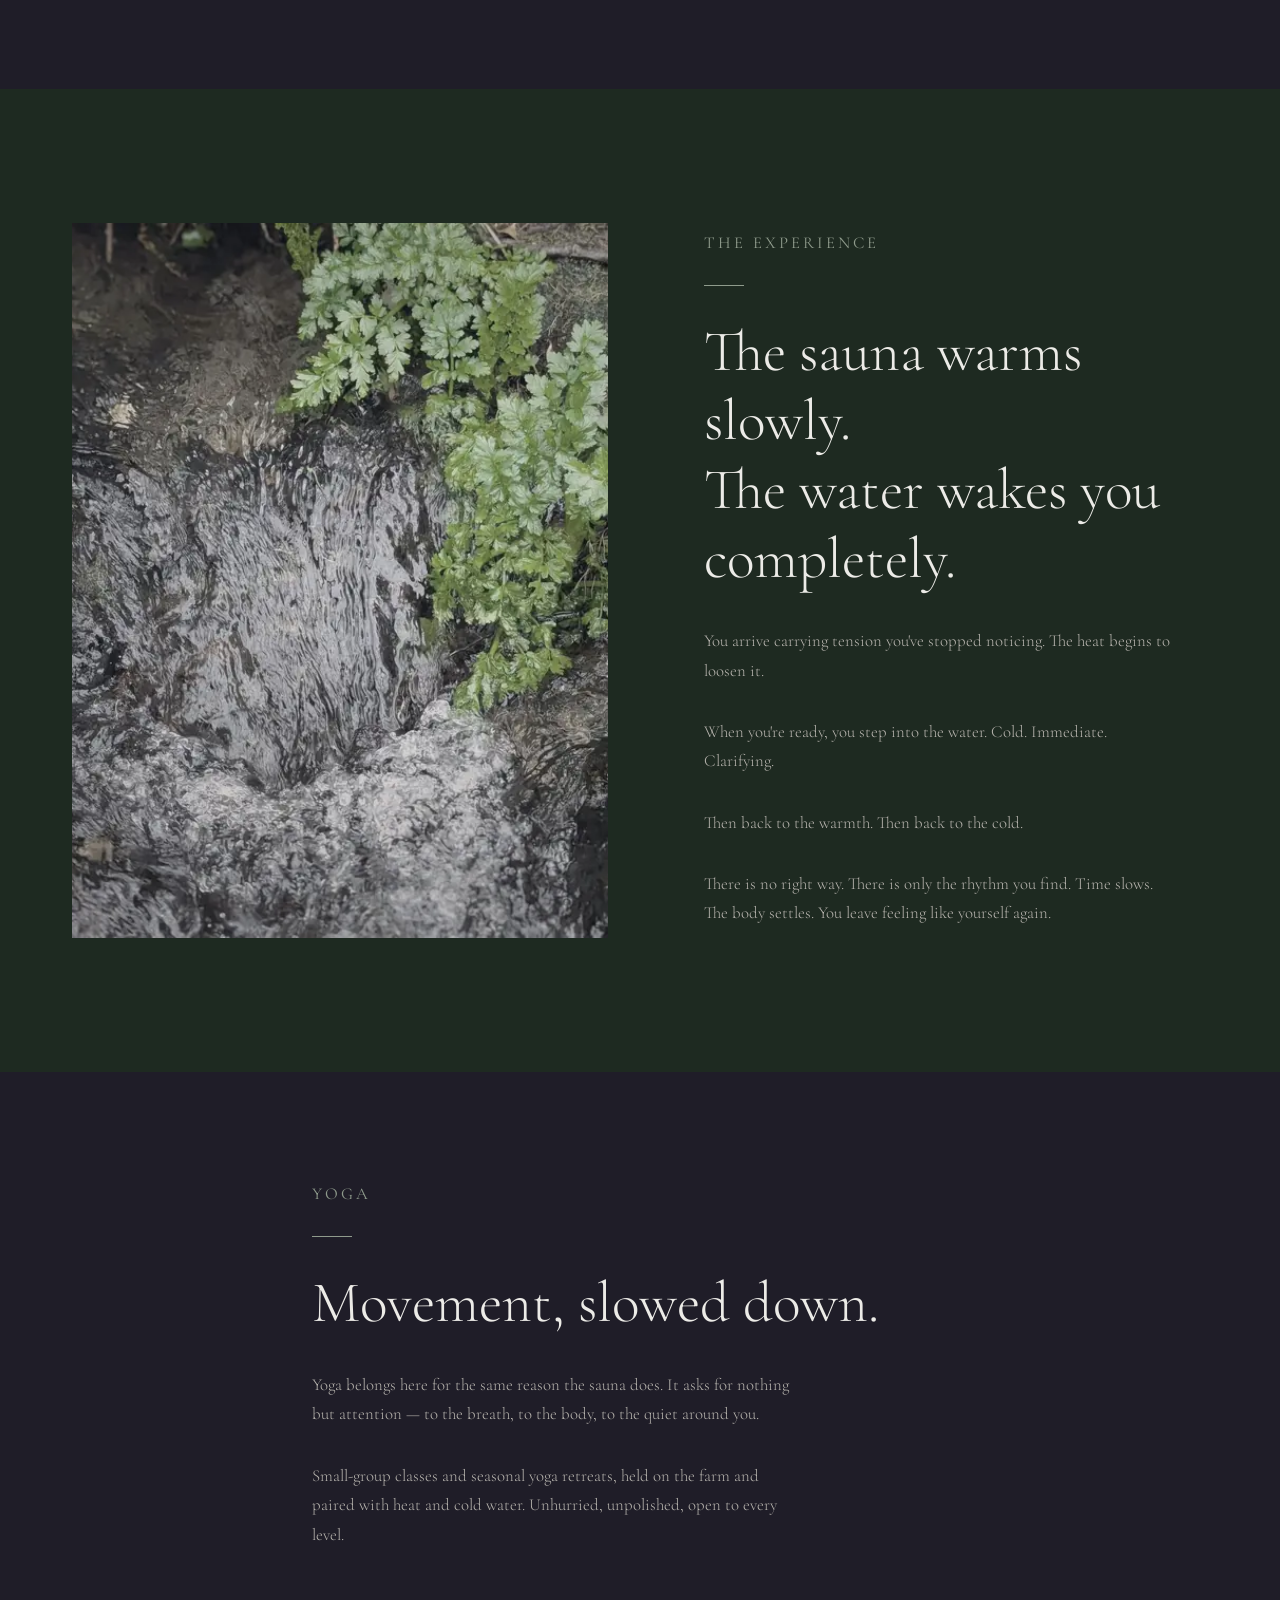
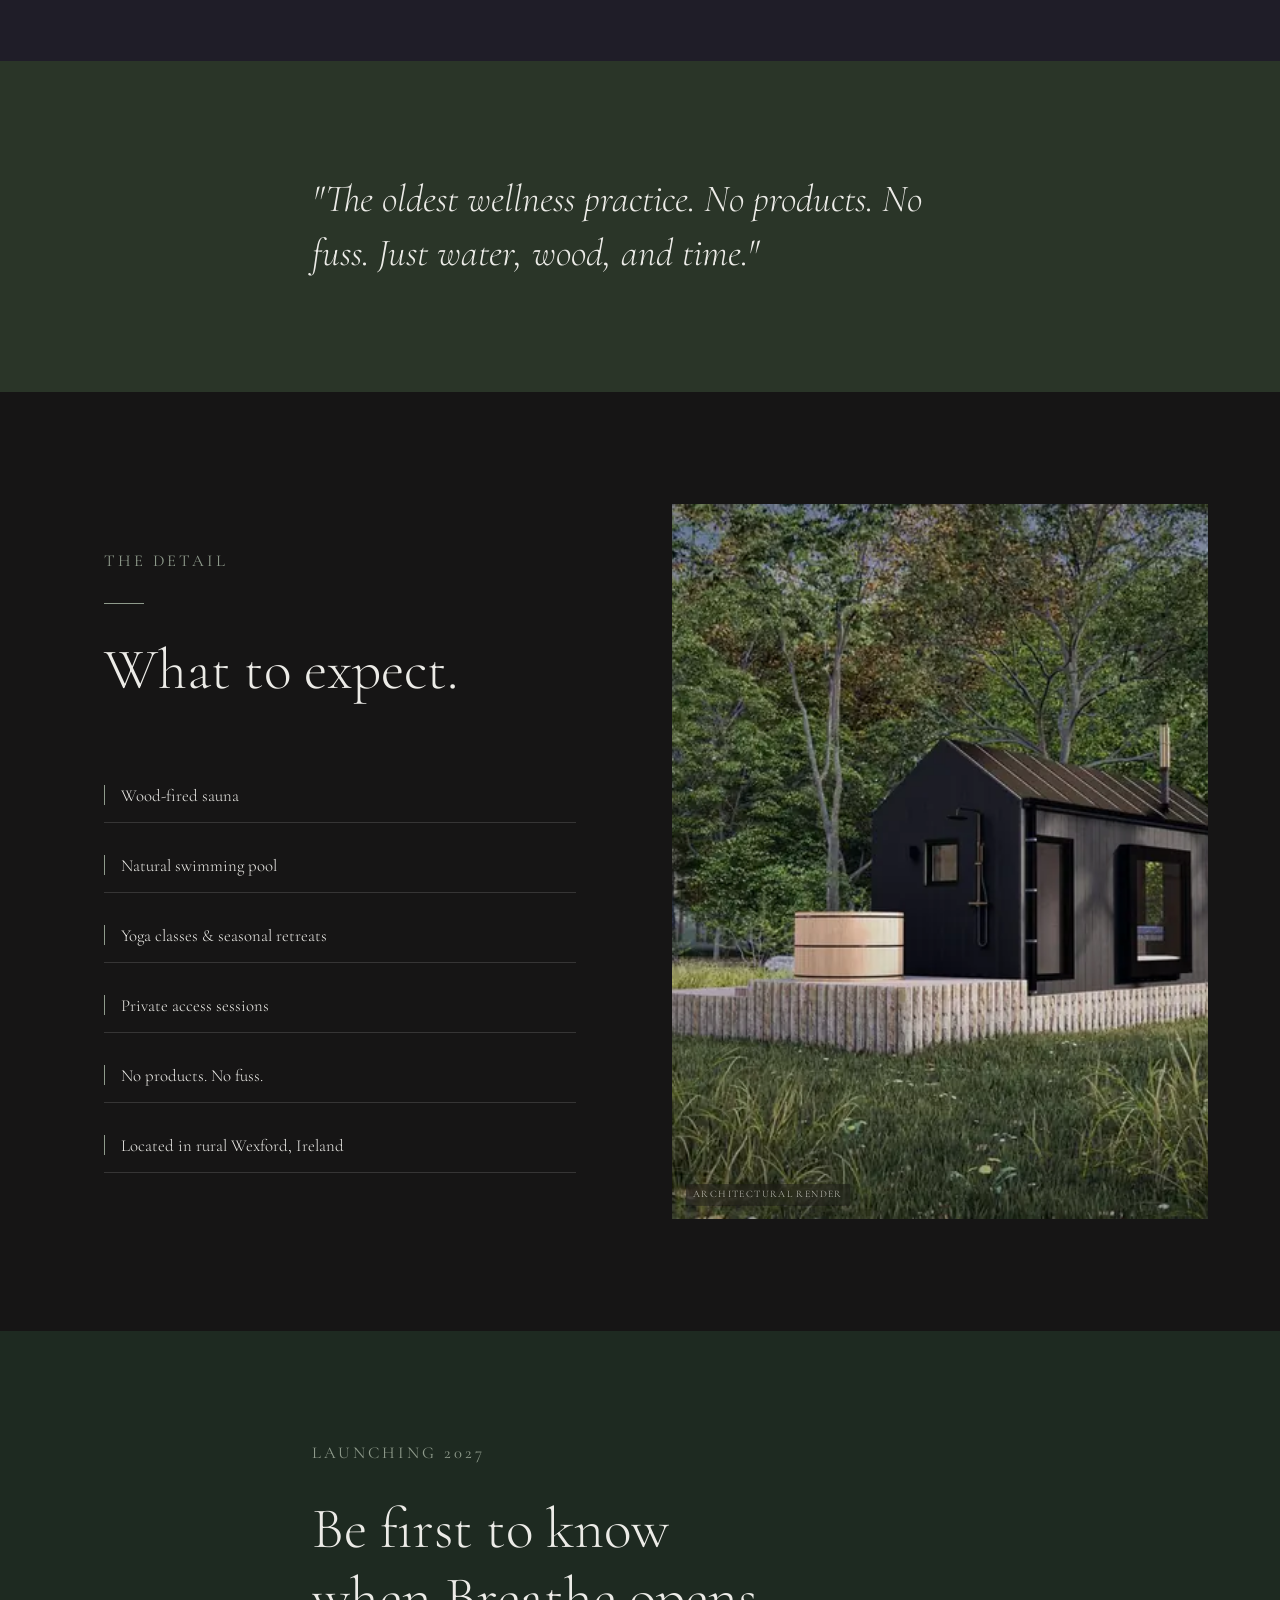
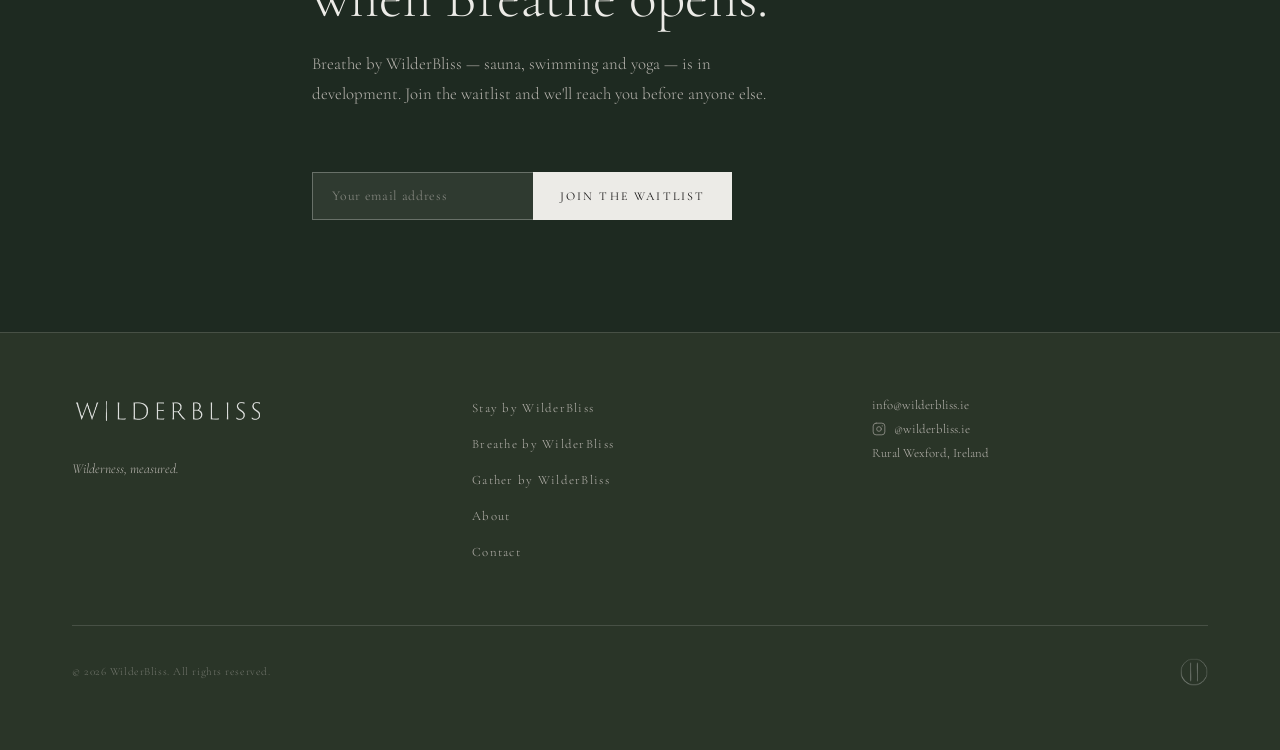
<file: breathe.html>
<!DOCTYPE html>
<html lang="en">
<head>
  <meta charset="UTF-8">
  <meta name="viewport" content="width=device-width, initial-scale=1.0">
  <title>Breathe by WilderBliss — Sauna, Natural Swimming &amp; Yoga</title>
  <meta name="description" content="A wood-fired sauna, natural swimming pool and yoga in rural Ireland. Heat. Cold. Stillness. The oldest wellness practices, stripped back to what they always were.">
  <link rel="preconnect" href="https://fonts.googleapis.com">
  <link rel="preconnect" href="https://fonts.gstatic.com" crossorigin>
  <link rel="stylesheet" href="https://fonts.googleapis.com/css2?family=Cormorant+Garamond:ital,wght@0,300;0,400;0,500;0,600;1,300;1,400&display=swap">
  <link rel="stylesheet" href="css/style.css">
  <link rel="preload" as="image" href="assets/images/brook-ivy.webp" type="image/webp" media="(min-width: 769px)" fetchpriority="high">
  <link rel="preload" as="image" href="assets/images/brook-ivy-900.webp" type="image/webp" media="(max-width: 768px)" fetchpriority="high">
  <link rel="icon" href="/favicon.ico?v=2" sizes="any">
  <link rel="icon" href="/favicon-32.png?v=2" type="image/png" sizes="32x32">
  <link rel="icon" href="/icon-192.png?v=2" type="image/png" sizes="192x192">
  <link rel="apple-touch-icon" href="/apple-touch-icon.png?v=2">
  <meta name="theme-color" content="#2A3528">
  <meta property="og:image" content="https://wilderbliss.ie/assets/og-image.jpg">
  <meta property="og:image:width" content="1200">
  <meta property="og:image:height" content="630">
  <meta property="og:image:alt" content="WilderBliss — the Brook field, rural Wexford">
  <meta name="twitter:card" content="summary_large_image">
  <meta name="twitter:image" content="https://wilderbliss.ie/assets/og-image.jpg">
</head>
<body class="page-inner">

  <!-- TOPBAR -->
  <div class="topbar">
    <span class="topbar__label">Contact</span>
    <a href="mailto:stay@wilderbliss.ie">stay@wilderbliss.ie</a>
    <span class="topbar__sep">·</span>
    <a href="mailto:info@wilderbliss.ie">info@wilderbliss.ie</a>
  </div>

  <!-- NAV -->
  <nav class="nav" role="navigation" aria-label="Main navigation">
    <div class="nav__inner">
      <a href="index.html" aria-label="WilderBliss home">
        <img class="wordmark-img" src="assets/logos/wordmark-neg.png" alt="WilderBliss">
        <img class="nav-pause" src="assets/logos/pause-neg.png" alt="WilderBliss home">
      </a>
      <ul class="nav__links">
        <li><a href="stay.html">Stay</a></li>
        <li><a href="breathe.html" class="active">Breathe</a></li>
        <li><a href="gather.html">Gather</a></li>
        <li><a href="about.html">About</a></li>
        <li><a href="contact.html">Contact</a></li>
      </ul>
      <a href="#notify" class="nav__cta" data-waitlist>Join the waitlist</a>
      <button class="nav__toggle" aria-label="Toggle menu">
        <span></span><span></span><span></span>
      </button>
    </div>
  </nav>

  <!-- PAGE HERO -->
  <header class="page-hero page-hero--breathe">
    <img class="page-hero__subbrand-logo" src="assets/logos/breathe-neg.png" alt="Breathe by WilderBliss">
    <div class="page-hero__content">
      <h1>Heat. Cold.<br>Stillness.</h1>
      <p class="hero__sub mt-md">A wood-fired sauna, natural swimming pool and yoga — rooted in the oldest wellness traditions there are.</p>
    </div>
  </header>

  <!-- THE IDEA -->
  <section class="section--dark">
    <div class="container--narrow">
      <span class="section-label">The Idea</span>
      <span class="rule"></span>
      <h2 class="text-bone">Before wellness became a product,<br>it was a practice.</h2>
      <p class="mt-md">Water and heat. The ritual of moving between extremes — from the dry warmth of timber and stone into the cold clarity of natural water.</p>
      <p class="mt-md">Breathe by WilderBliss is not a spa. There are no treatments, no staff hovering nearby. There is a sauna, a body of water, and time to do with it what you will.</p>
      <p class="mt-md">That is enough.</p>
    </div>
  </section>

  <!-- THE EXPERIENCE -->
  <section class="section--forest">
    <div class="container">
      <div class="split">
        <div>
          <div style="aspect-ratio:3/4;overflow:hidden;position:relative;">
          <img loading="lazy" decoding="async" src="assets/images/brook-water.webp" srcset="assets/images/brook-water-900.webp 900w, assets/images/brook-water.webp 1600w" sizes="(max-width: 768px) 100vw, 40vw" alt="Natural water at WilderBliss" style="width:100%;height:100%;object-fit:cover;display:block;object-position:center 40%;">
          
        </div>
        </div>
        <div class="split__content">
          <span class="section-label">The Experience</span>
          <span class="rule"></span>
          <h2 class="text-bone">The sauna warms slowly.<br>The water wakes you completely.</h2>
          <p class="mt-md">You arrive carrying tension you've stopped noticing. The heat begins to loosen it.</p>
          <p class="mt-md">When you're ready, you step into the water. Cold. Immediate. Clarifying.</p>
          <p class="mt-md">Then back to the warmth. Then back to the cold.</p>
          <p class="mt-md">There is no right way. There is only the rhythm you find. Time slows. The body settles. You leave feeling like yourself again.</p>
        </div>
      </div>
    </div>
  </section>

  <!-- YOGA -->
  <section class="section--dark">
    <div class="container--narrow">
      <span class="section-label">Yoga</span>
      <span class="rule"></span>
      <h2 class="text-bone">Movement, slowed down.</h2>
      <p class="mt-md">Yoga belongs here for the same reason the sauna does. It asks for nothing but attention — to the breath, to the body, to the quiet around you.</p>
      <p class="mt-md">Small-group classes and seasonal yoga retreats, held on the farm and paired with heat and cold water. Unhurried, unpolished, open to every level.</p>
    </div>
  </section>

  <!-- PULL QUOTE -->
  <div class="pull-quote">
    <div class="container--narrow">
      <blockquote>"The oldest wellness practice. No products. No fuss. Just water, wood, and time."</blockquote>
    </div>
  </div>

  <!-- THE DETAIL -->
  <section class="section--charcoal">
    <div class="container">
      <div class="split">
        <div class="split__content">
          <span class="section-label">The Detail</span>
          <span class="rule"></span>
          <h2 class="text-bone">What to expect.</h2>
          <ul class="feature-list mt-lg">
            <li>Wood-fired sauna</li>
            <li>Natural swimming pool</li>
            <li>Yoga classes &amp; seasonal retreats</li>
            <li>Private access sessions</li>
            <li>No products. No fuss.</li>
            <li>Located in rural Wexford, Ireland</li>
          </ul>
        </div>
        <div>
          <div style="aspect-ratio:3/4;overflow:hidden;position:relative;">
          <img loading="lazy" decoding="async" src="assets/images/sauna-exterior.webp" srcset="assets/images/sauna-exterior-900.webp 900w, assets/images/sauna-exterior.webp 1600w" sizes="(max-width: 768px) 100vw, 40vw" alt="Wood-fired sauna tub beside the cabin" style="width:100%;height:100%;object-fit:cover;display:block;object-position:42% center;">
          <span class="render-tag">Architectural render</span>
          
        </div>
        </div>
      </div>
    </div>
  </section>

  <!-- CTA -->
  <section class="cta-section" id="notify">
    <div class="container--narrow">
      <span class="section-label">Launching 2027</span>
      <h2>Be first to know<br>when Breathe opens.</h2>
      <p class="mt-sm">Breathe by WilderBliss — sauna, swimming and yoga — is in development. Join the waitlist and we'll reach you before anyone else.</p>
      <form class="email-form mt-lg" name="waitlist-breathe" method="POST" data-netlify="true" netlify-honeypot="bot-field">
        <input type="hidden" name="form-name" value="waitlist-breathe">
        <input type="hidden" name="bot-field" style="display:none">
        <input type="email" name="email" placeholder="Your email address" required autocomplete="email">
        <button type="submit">Join the waitlist</button>
      </form>
    </div>
  </section>

  <!-- FOOTER -->
  <footer class="footer">
    <div class="container">
      <div class="footer__inner">
        <div>
          <img class="wordmark-img" src="assets/logos/wordmark-neg.png" alt="WilderBliss" style="margin-bottom:var(--space-md);">
          <p class="footer__tagline">Wilderness, measured.</p>
        </div>
        <nav aria-label="Footer navigation">
          <ul class="footer__nav">
            <li><a href="stay.html">Stay by WilderBliss</a></li>
            <li><a href="breathe.html">Breathe by WilderBliss</a></li>
            <li><a href="gather.html">Gather by WilderBliss</a></li>
            <li><a href="about.html">About</a></li>
            <li><a href="contact.html">Contact</a></li>
          </ul>
        </nav>
        <div class="footer__contact">
          <a href="mailto:info@wilderbliss.ie">info@wilderbliss.ie</a>
          <a href="https://www.instagram.com/wilderbliss.ie" target="_blank" rel="noopener" style="display:inline-flex;align-items:center;gap:0.5rem;">
            <svg xmlns="http://www.w3.org/2000/svg" width="14" height="14" viewBox="0 0 24 24" fill="none" stroke="currentColor" stroke-width="1.5" stroke-linecap="round" stroke-linejoin="round" style="flex-shrink:0;opacity:0.7;"><rect x="2" y="2" width="20" height="20" rx="5" ry="5"/><circle cx="12" cy="12" r="4"/><circle cx="17.5" cy="6.5" r="1" fill="currentColor" stroke="none"/></svg>
            @wilderbliss.ie
          </a>
          <span>Rural Wexford, Ireland</span>
        </div>
      </div>
      <div class="footer__bottom">
        <span class="footer__copy">&copy; 2026 WilderBliss. All rights reserved.</span>
        <img src="assets/logos/pause-neg.png" alt="" style="height:28px;opacity:0.5;">
      </div>
    </div>
  </footer>


  <!-- EARLY ACCESS POPUP -->
  <div class="wb-popup" id="wb-popup" role="dialog" aria-modal="true" aria-labelledby="wb-popup-title">
    <div class="wb-popup__overlay" id="wb-popup-overlay"></div>
    <div class="wb-popup__inner">
      <button class="wb-popup__close" id="wb-popup-close" aria-label="Close">&#x2715;</button>
      <div class="wb-popup__image">
        <img data-src="assets/images/cabin-exterior-summer-900.webp" alt="WilderBliss cabin" decoding="async">
        <span class="render-tag render-tag--popup">Architectural render · Photography to follow</span>
      </div>
      <div class="wb-popup__form-panel">
        <span class="wb-popup__label">The Waitlist</span>
        <h2 class="wb-popup__title" id="wb-popup-title">First to know.<br>First to book.</h2>
        <p class="wb-popup__desc">Join the waitlist for first access to dates, founder notes, and a quiet guide to planning your stay.</p>
        <form class="email-form wb-popup__form" name="popup-early-access" method="POST" data-netlify="true" netlify-honeypot="bot-field">
          <input type="hidden" name="form-name" value="popup-early-access">
          <input type="hidden" name="bot-field" style="display:none">
          <input type="email" name="email" placeholder="Your email address" required autocomplete="email">
          <button type="submit">Join the waitlist</button>
        </form>
        <button class="wb-popup__no-thanks" id="wb-popup-no-thanks">No thanks</button>
      </div>
    </div>
  </div>

  <script src="js/main.js"></script>
</body>
</html>
</file>
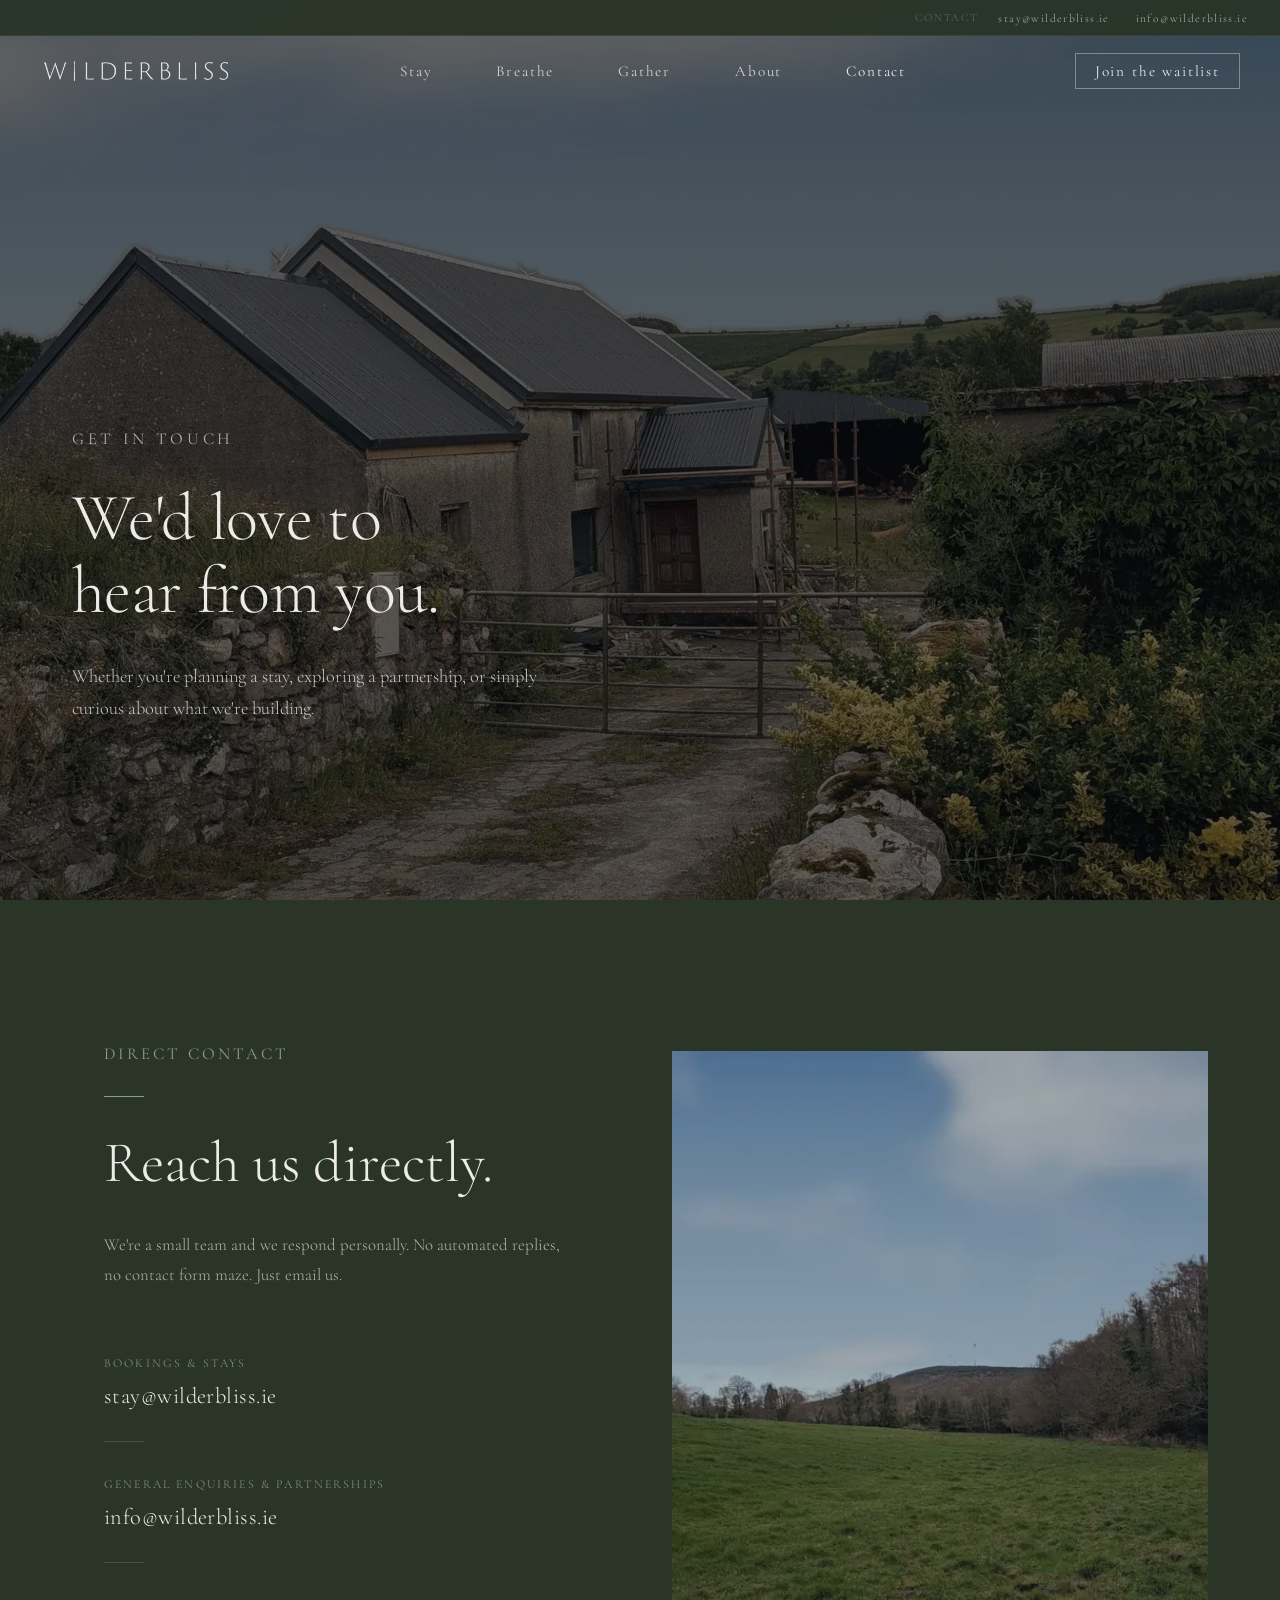
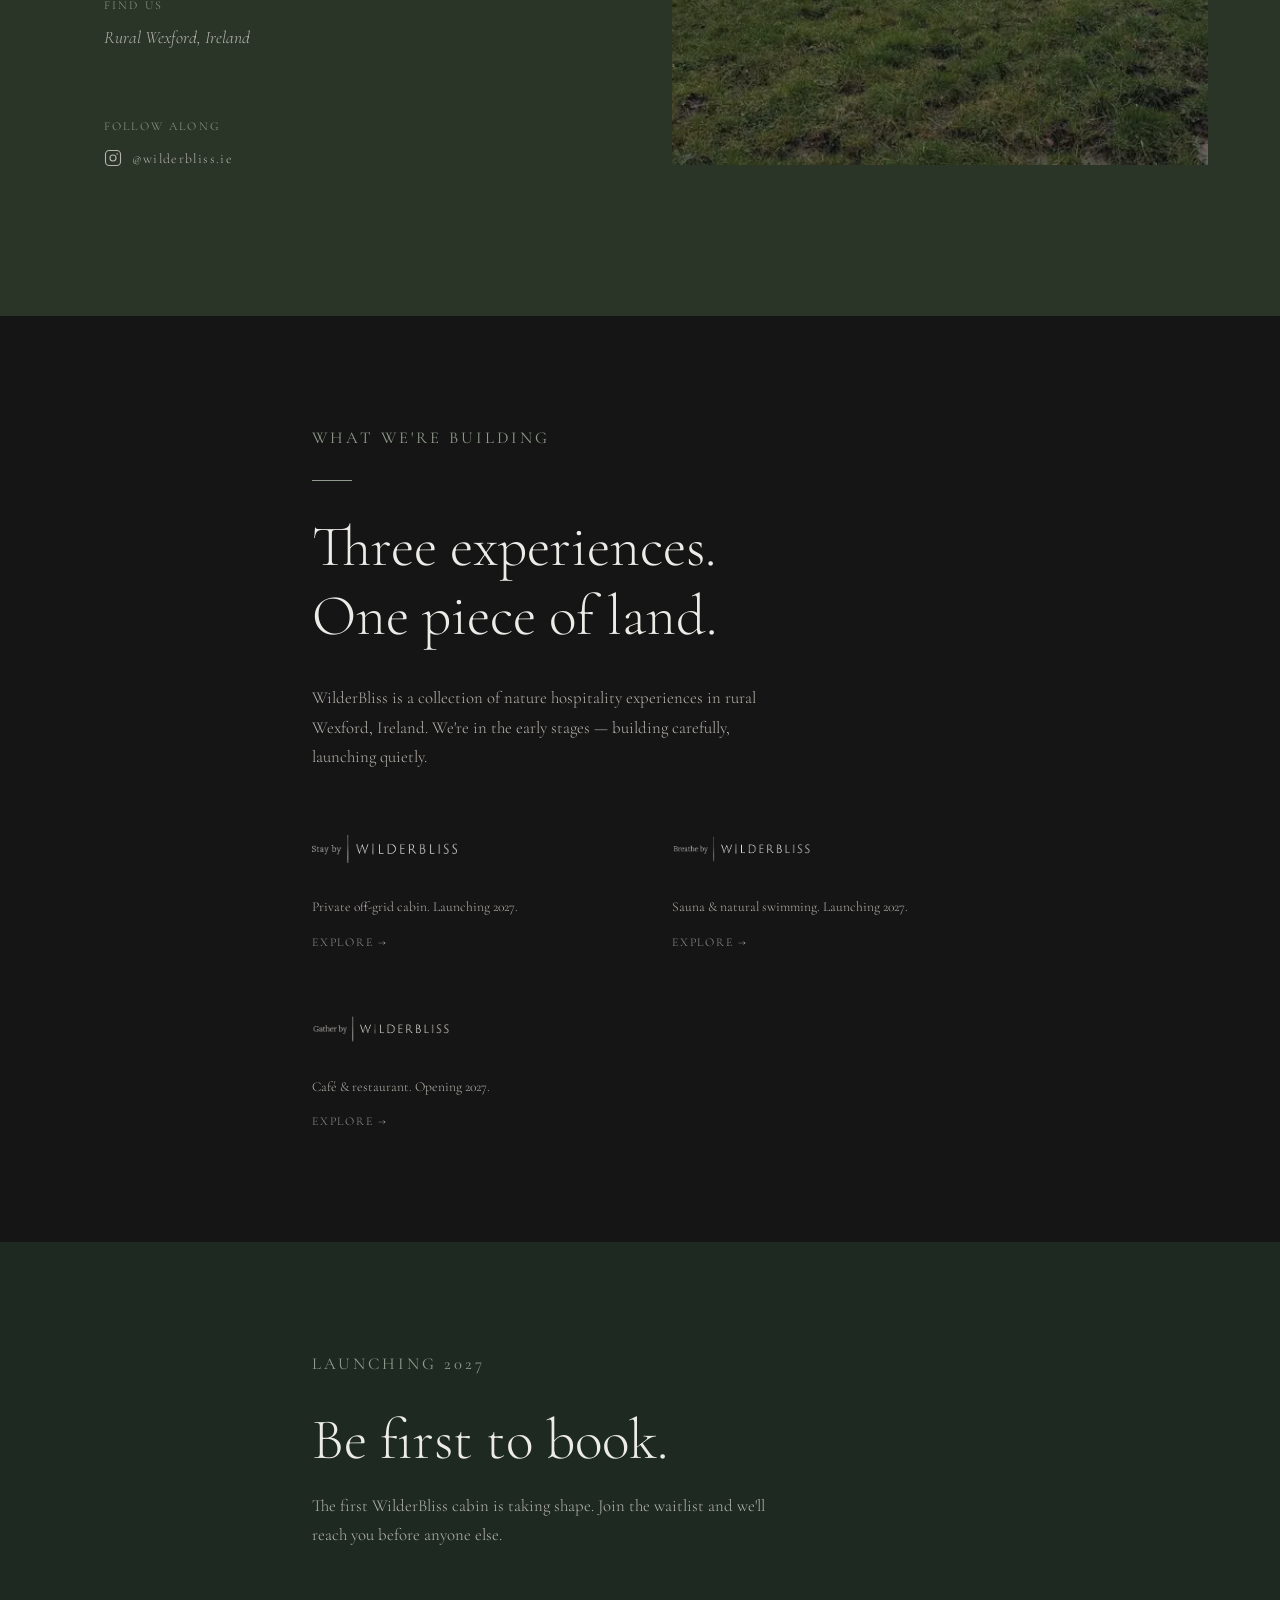
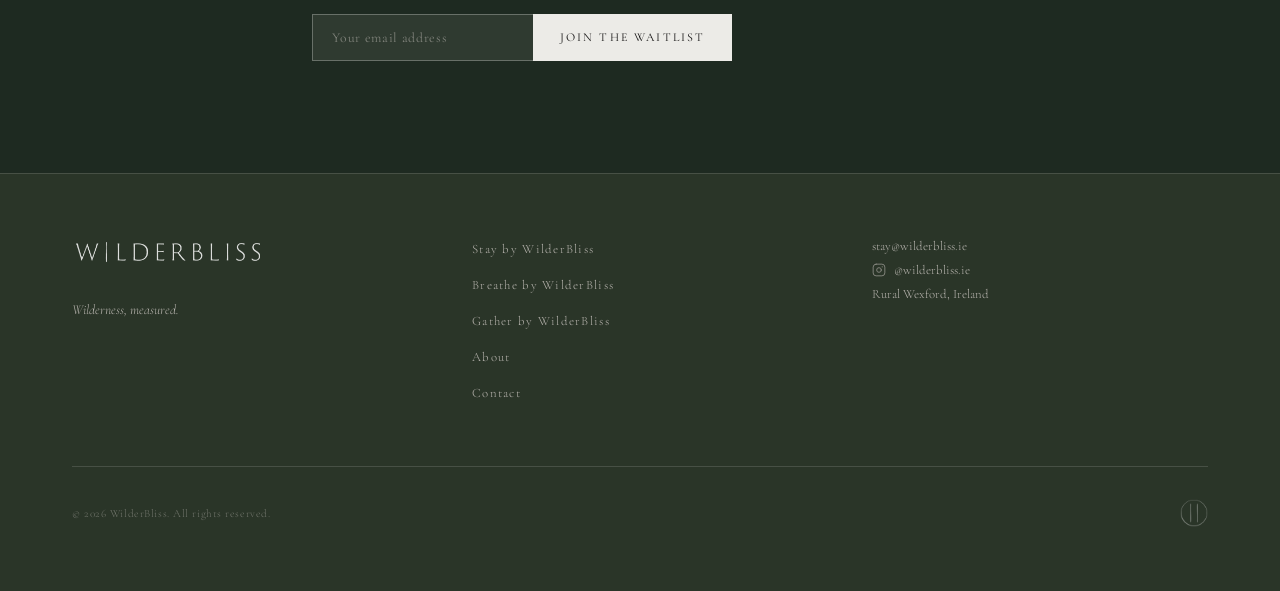
<file: contact.html>
<!DOCTYPE html>
<html lang="en">
<head>
  <meta charset="UTF-8">
  <meta name="viewport" content="width=device-width, initial-scale=1.0">
  <title>Contact — WilderBliss</title>
  <meta name="description" content="Get in touch with WilderBliss. Questions about staying, partnerships, or just curious — we'd love to hear from you.">
  <link rel="preconnect" href="https://fonts.googleapis.com">
  <link rel="preconnect" href="https://fonts.gstatic.com" crossorigin>
  <link rel="stylesheet" href="https://fonts.googleapis.com/css2?family=Cormorant+Garamond:ital,wght@0,300;0,400;0,500;0,600;1,300;1,400&display=swap">
  <link rel="stylesheet" href="css/style.css">
  <link rel="preload" as="image" href="assets/images/gather-exterior.webp" type="image/webp" media="(min-width: 769px)" fetchpriority="high">
  <link rel="preload" as="image" href="assets/images/gather-exterior-900.webp" type="image/webp" media="(max-width: 768px)" fetchpriority="high">
  <link rel="icon" href="/favicon.ico?v=2" sizes="any">
  <link rel="icon" href="/favicon-32.png?v=2" type="image/png" sizes="32x32">
  <link rel="icon" href="/icon-192.png?v=2" type="image/png" sizes="192x192">
  <link rel="apple-touch-icon" href="/apple-touch-icon.png?v=2">
  <meta name="theme-color" content="#2A3528">
  <meta property="og:image" content="https://wilderbliss.ie/assets/og-image.jpg">
  <meta property="og:image:width" content="1200">
  <meta property="og:image:height" content="630">
  <meta property="og:image:alt" content="WilderBliss — the Brook field, rural Wexford">
  <meta name="twitter:card" content="summary_large_image">
  <meta name="twitter:image" content="https://wilderbliss.ie/assets/og-image.jpg">
</head>
<body class="page-inner">

  <!-- TOPBAR -->
  <div class="topbar">
    <span class="topbar__label">Contact</span>
    <a href="mailto:stay@wilderbliss.ie">stay@wilderbliss.ie</a>
    <span class="topbar__sep">·</span>
    <a href="mailto:info@wilderbliss.ie">info@wilderbliss.ie</a>
  </div>

  <!-- NAV -->
  <nav class="nav" role="navigation" aria-label="Main navigation">
    <div class="nav__inner">
      <a href="index.html" aria-label="WilderBliss home">
        <img class="wordmark-img" src="assets/logos/wordmark-neg.png" alt="WilderBliss">
        <img class="nav-pause" src="assets/logos/pause-neg.png" alt="WilderBliss home">
      </a>
      <ul class="nav__links">
        <li><a href="stay.html">Stay</a></li>
        <li><a href="breathe.html">Breathe</a></li>
        <li><a href="gather.html">Gather</a></li>
        <li><a href="about.html">About</a></li>
        <li><a href="contact.html" class="active">Contact</a></li>
      </ul>
      <a href="#early-access" class="nav__cta" data-waitlist>Join the waitlist</a>
      <button class="nav__toggle" aria-label="Toggle menu">
        <span></span><span></span><span></span>
      </button>
    </div>
  </nav>

  <!-- PAGE HERO -->
  <header class="page-hero page-hero--about">
    <div class="page-hero__content">
      <span class="section-label">Get in touch</span>
      <h1>We'd love to<br>hear from you.</h1>
      <p class="hero__sub mt-md">Whether you're planning a stay, exploring a partnership, or simply curious about what we're building.</p>
    </div>
  </header>

  <!-- CONTACT MAIN -->
  <section class="section--moss">
    <div class="container">
      <div class="split">

        <div class="split__content">
          <span class="section-label">Direct contact</span>
          <span class="rule"></span>
          <h2 class="text-bone">Reach us directly.</h2>
          <p class="mt-md">We're a small team and we respond personally. No automated replies, no contact form maze. Just email us.</p>

          <div style="margin-top:var(--space-lg);display:flex;flex-direction:column;gap:var(--space-md);">

            <div>
              <p style="font-size:var(--type-caption);letter-spacing:0.18em;text-transform:uppercase;color:var(--color-muted-sage);margin-bottom:0.5rem;">Bookings &amp; stays</p>
              <a href="mailto:stay@wilderbliss.ie" style="font-family:var(--font-display);font-size:1.4rem;font-weight:300;color:var(--color-bone);text-decoration:none;letter-spacing:0.02em;transition:opacity 0.3s ease;" onmouseover="this.style.opacity='0.7'" onmouseout="this.style.opacity='1'">stay@wilderbliss.ie</a>
            </div>

            <div style="width:40px;height:1px;background:var(--border-subtle);"></div>

            <div>
              <p style="font-size:var(--type-caption);letter-spacing:0.18em;text-transform:uppercase;color:var(--color-muted-sage);margin-bottom:0.5rem;">General enquiries &amp; partnerships</p>
              <a href="mailto:info@wilderbliss.ie" style="font-family:var(--font-display);font-size:1.4rem;font-weight:300;color:var(--color-bone);text-decoration:none;letter-spacing:0.02em;transition:opacity 0.3s ease;" onmouseover="this.style.opacity='0.7'" onmouseout="this.style.opacity='1'">info@wilderbliss.ie</a>
            </div>

            <div style="width:40px;height:1px;background:var(--border-subtle);"></div>

            <div>
              <p style="font-size:var(--type-caption);letter-spacing:0.18em;text-transform:uppercase;color:var(--color-muted-sage);margin-bottom:0.5rem;">Find us</p>
              <p style="font-family:var(--font-display);font-size:1.1rem;font-weight:300;font-style:italic;color:var(--color-stone);line-height:1.6;">Rural Wexford, Ireland</p>
            </div>

          </div>

          <div style="margin-top:var(--space-lg);">
            <p style="font-size:var(--type-caption);letter-spacing:0.18em;text-transform:uppercase;color:var(--color-muted-sage);margin-bottom:0.75rem;">Follow along</p>
            <a href="https://www.instagram.com/wilderbliss.ie" target="_blank" rel="noopener" style="display:inline-flex;align-items:center;gap:0.6rem;font-size:0.85rem;letter-spacing:0.1em;color:var(--color-stone);text-decoration:none;transition:color 0.3s ease;" onmouseover="this.style.color='var(--color-bone)'" onmouseout="this.style.color='var(--color-stone)'">
              <svg xmlns="http://www.w3.org/2000/svg" width="18" height="18" viewBox="0 0 24 24" fill="none" stroke="currentColor" stroke-width="1.5" stroke-linecap="round" stroke-linejoin="round" style="flex-shrink:0;">
                <rect x="2" y="2" width="20" height="20" rx="5" ry="5"/>
                <circle cx="12" cy="12" r="4"/>
                <circle cx="17.5" cy="6.5" r="1" fill="currentColor" stroke="none"/>
              </svg>
              @wilderbliss.ie
            </a>
          </div>
        </div>

        <div>
          <div style="aspect-ratio:3/4;overflow:hidden;position:relative;">
            <img loading="lazy" decoding="async" src="assets/images/brook-field.webp" srcset="assets/images/brook-field-900.webp 900w, assets/images/brook-field.webp 1600w" sizes="(max-width: 768px) 100vw, 40vw" alt="Farmland in rural Wexford" style="width:100%;height:100%;object-fit:cover;display:block;object-position:center 40%;">
            <div style="position:absolute;inset:0;background:rgba(0,0,0,0.25);"></div>
          </div>
        </div>

      </div>
    </div>
  </section>

  <!-- WHAT WE'RE BUILDING -->
  <section class="section--charcoal">
    <div class="container--narrow">
      <span class="section-label">What we're building</span>
      <span class="rule"></span>
      <h2 class="text-bone">Three experiences.<br>One piece of land.</h2>
      <p class="mt-md">WilderBliss is a collection of nature hospitality experiences in rural Wexford, Ireland. We're in the early stages — building carefully, launching quietly.</p>

      <div style="display:grid;grid-template-columns:repeat(auto-fit,minmax(200px,1fr));gap:var(--space-lg);margin-top:var(--space-lg);">
        <div>
          <img src="assets/logos/stay-neg.png" alt="Stay by WilderBliss" style="height:28px;margin-bottom:var(--space-md);display:block;">
          <p style="font-size:0.85rem;color:var(--color-stone);line-height:1.7;">Private off-grid cabin. Launching 2027.</p>
          <a href="stay.html" style="display:inline-block;margin-top:var(--space-sm);font-size:var(--type-caption);letter-spacing:0.15em;text-transform:uppercase;color:var(--color-bone);opacity:0.6;text-decoration:none;transition:opacity 0.3s;" onmouseover="this.style.opacity='1'" onmouseout="this.style.opacity='0.6'">Explore →</a>
        </div>
        <div>
          <img src="assets/logos/breathe-neg.png" alt="Breathe by WilderBliss" style="height:28px;margin-bottom:var(--space-md);display:block;">
          <p style="font-size:0.85rem;color:var(--color-stone);line-height:1.7;">Sauna &amp; natural swimming. Launching 2027.</p>
          <a href="breathe.html" style="display:inline-block;margin-top:var(--space-sm);font-size:var(--type-caption);letter-spacing:0.15em;text-transform:uppercase;color:var(--color-bone);opacity:0.6;text-decoration:none;transition:opacity 0.3s;" onmouseover="this.style.opacity='1'" onmouseout="this.style.opacity='0.6'">Explore →</a>
        </div>
        <div>
          <img src="assets/logos/gather-neg.png" alt="Gather by WilderBliss" style="height:28px;margin-bottom:var(--space-md);display:block;">
          <p style="font-size:0.85rem;color:var(--color-stone);line-height:1.7;">Café &amp; restaurant. Opening 2027.</p>
          <a href="gather.html" style="display:inline-block;margin-top:var(--space-sm);font-size:var(--type-caption);letter-spacing:0.15em;text-transform:uppercase;color:var(--color-bone);opacity:0.6;text-decoration:none;transition:opacity 0.3s;" onmouseover="this.style.opacity='1'" onmouseout="this.style.opacity='0.6'">Explore →</a>
        </div>
      </div>
    </div>
  </section>

  <!-- EARLY ACCESS CTA -->
  <section class="cta-section" id="early-access">
    <div class="container--narrow">
      <span class="section-label">Launching 2027</span>
      <h2>Be first to book.</h2>
      <p class="mt-sm">The first WilderBliss cabin is taking shape. Join the waitlist and we'll reach you before anyone else.</p>
      <form class="email-form mt-lg" name="waitlist-contact" method="POST" data-netlify="true" netlify-honeypot="bot-field">
        <input type="hidden" name="form-name" value="waitlist-contact">
        <input type="hidden" name="bot-field" style="display:none">
        <input type="email" name="email" placeholder="Your email address" required autocomplete="email">
        <button type="submit">Join the waitlist</button>
      </form>
    </div>
  </section>

  <!-- FOOTER -->
  <footer class="footer">
    <div class="container">
      <div class="footer__inner">
        <div>
          <img class="wordmark-img" src="assets/logos/wordmark-neg.png" alt="WilderBliss" style="margin-bottom:var(--space-md);">
          <p class="footer__tagline">Wilderness, measured.</p>
        </div>
        <nav aria-label="Footer navigation">
          <ul class="footer__nav">
            <li><a href="stay.html">Stay by WilderBliss</a></li>
            <li><a href="breathe.html">Breathe by WilderBliss</a></li>
            <li><a href="gather.html">Gather by WilderBliss</a></li>
            <li><a href="about.html">About</a></li>
            <li><a href="contact.html" class="active">Contact</a></li>
          </ul>
        </nav>
        <div class="footer__contact">
          <a href="mailto:stay@wilderbliss.ie">stay@wilderbliss.ie</a>
          <a href="https://www.instagram.com/wilderbliss.ie" target="_blank" rel="noopener" style="display:inline-flex;align-items:center;gap:0.5rem;">
            <svg xmlns="http://www.w3.org/2000/svg" width="14" height="14" viewBox="0 0 24 24" fill="none" stroke="currentColor" stroke-width="1.5" stroke-linecap="round" stroke-linejoin="round" style="flex-shrink:0;opacity:0.7;"><rect x="2" y="2" width="20" height="20" rx="5" ry="5"/><circle cx="12" cy="12" r="4"/><circle cx="17.5" cy="6.5" r="1" fill="currentColor" stroke="none"/></svg>
            @wilderbliss.ie
          </a>
          <span>Rural Wexford, Ireland</span>
        </div>
      </div>
      <div class="footer__bottom">
        <span class="footer__copy">&copy; 2026 WilderBliss. All rights reserved.</span>
        <img src="assets/logos/pause-neg.png" alt="" style="height:28px;opacity:0.5;">
      </div>
    </div>
  </footer>


  <!-- EARLY ACCESS POPUP -->
  <div class="wb-popup" id="wb-popup" role="dialog" aria-modal="true" aria-labelledby="wb-popup-title">
    <div class="wb-popup__overlay" id="wb-popup-overlay"></div>
    <div class="wb-popup__inner">
      <button class="wb-popup__close" id="wb-popup-close" aria-label="Close">&#x2715;</button>
      <div class="wb-popup__image">
        <img data-src="assets/images/cabin-exterior-summer-900.webp" alt="WilderBliss cabin" decoding="async">
        <span class="render-tag render-tag--popup">Architectural render · Photography to follow</span>
      </div>
      <div class="wb-popup__form-panel">
        <span class="wb-popup__label">The Waitlist</span>
        <h2 class="wb-popup__title" id="wb-popup-title">First to know.<br>First to book.</h2>
        <p class="wb-popup__desc">Join the waitlist for first access to dates, founder notes, and a quiet guide to planning your stay.</p>
        <form class="email-form wb-popup__form" name="popup-early-access" method="POST" data-netlify="true" netlify-honeypot="bot-field">
          <input type="hidden" name="form-name" value="popup-early-access">
          <input type="hidden" name="bot-field" style="display:none">
          <input type="email" name="email" placeholder="Your email address" required autocomplete="email">
          <button type="submit">Join the waitlist</button>
        </form>
        <button class="wb-popup__no-thanks" id="wb-popup-no-thanks">No thanks</button>
      </div>
    </div>
  </div>

  <script src="js/main.js"></script>
</body>
</html>
</file>
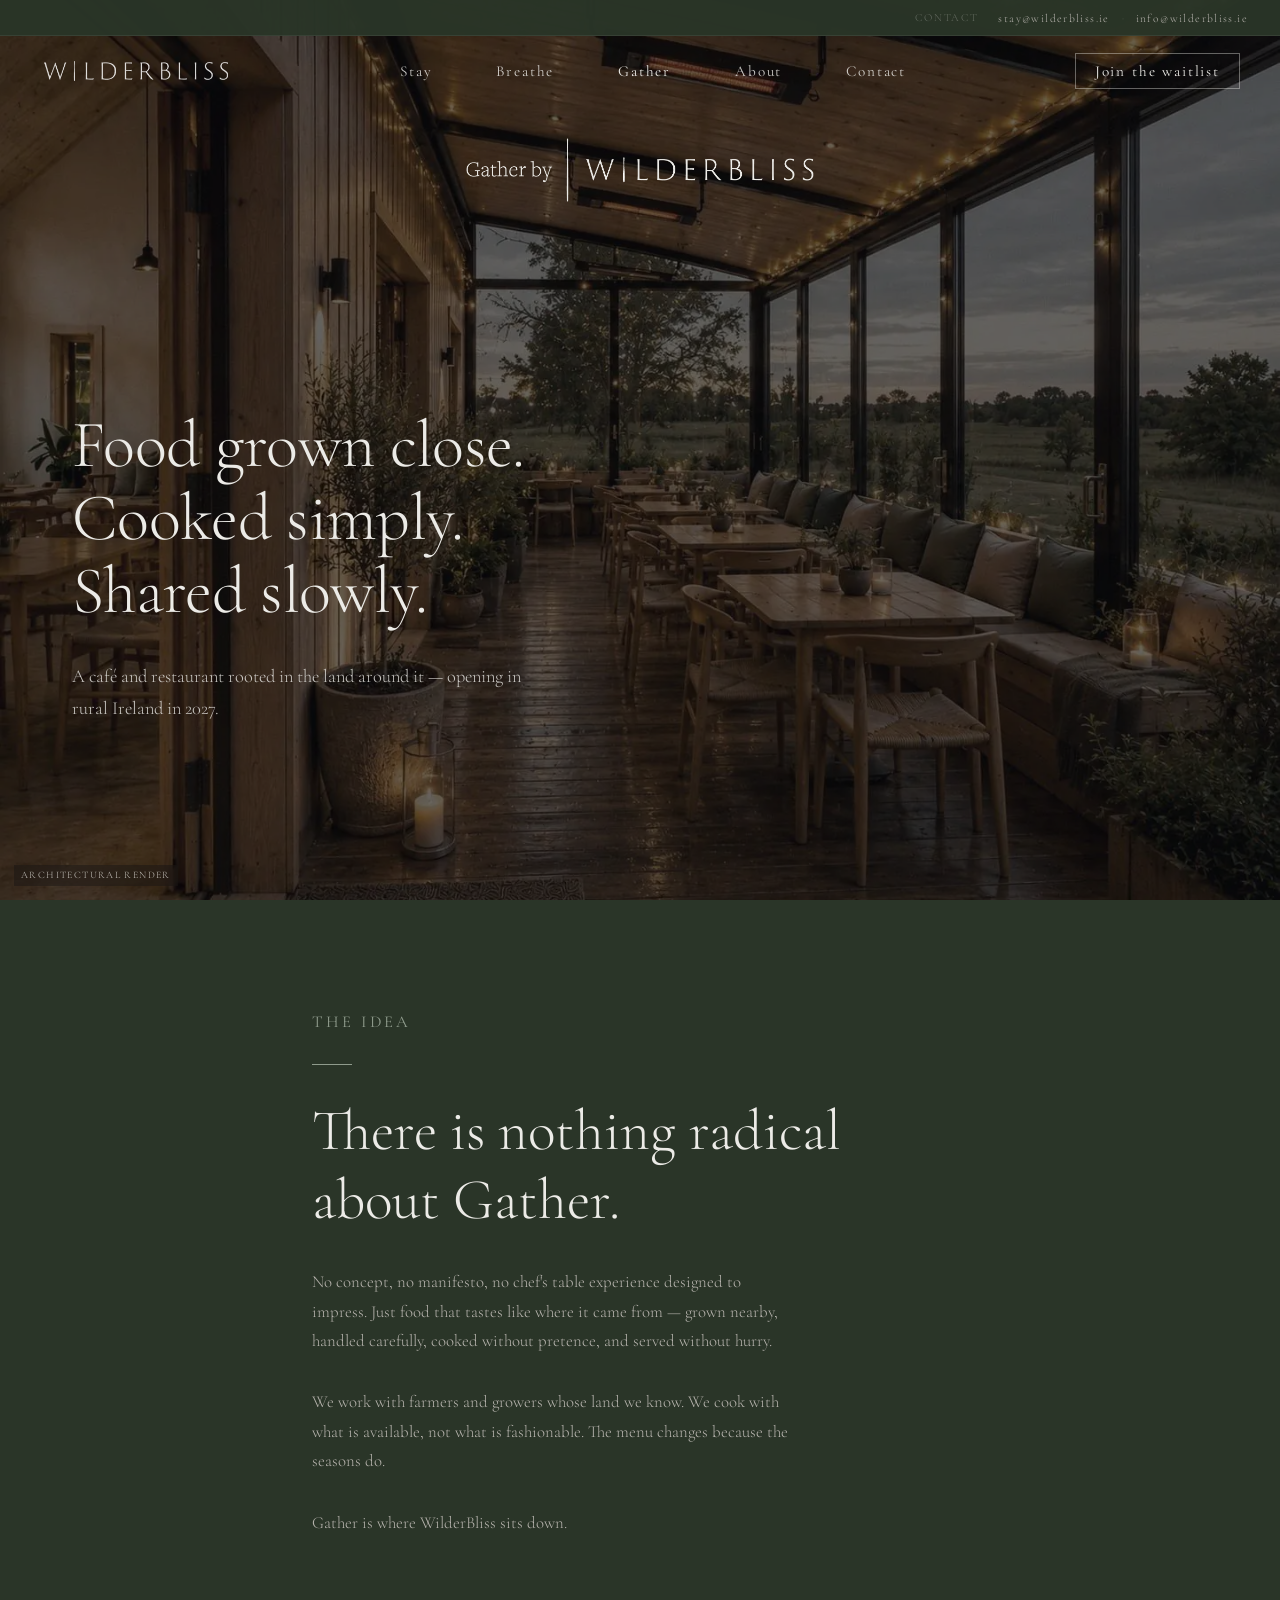
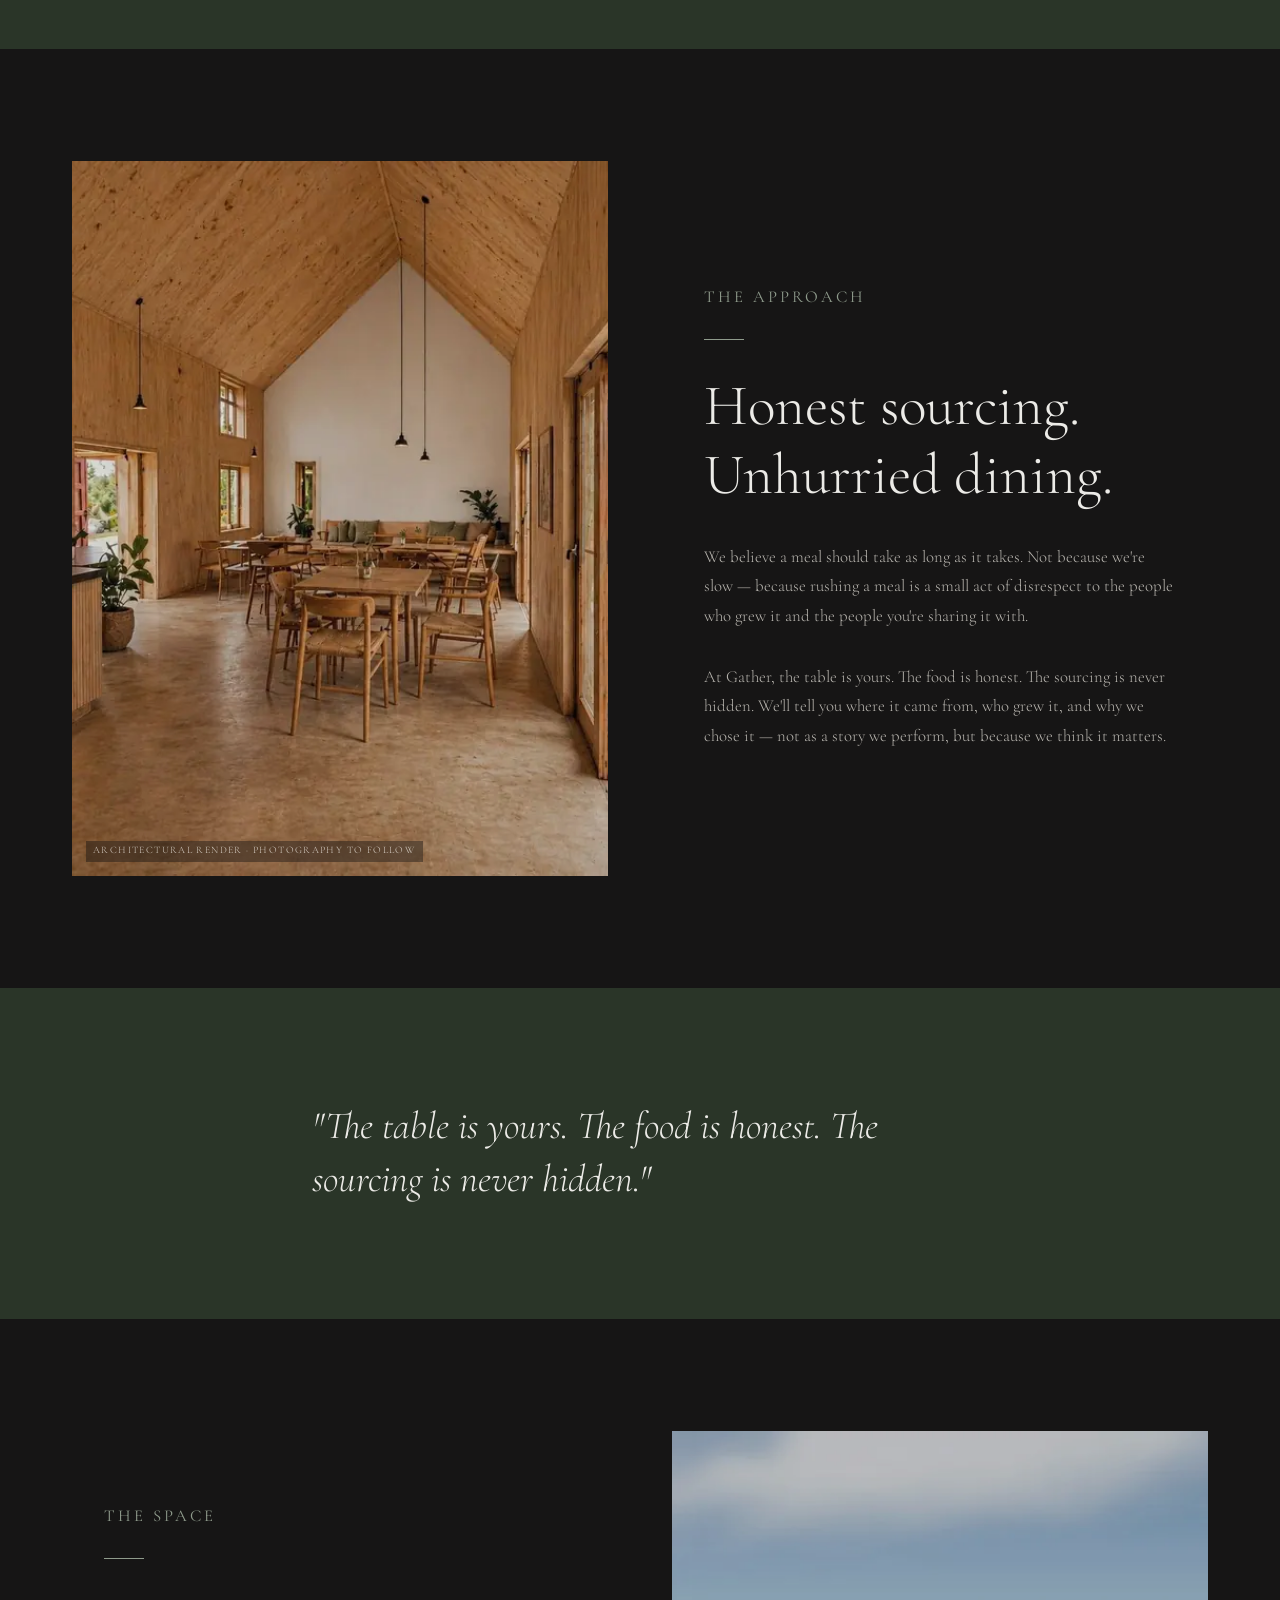
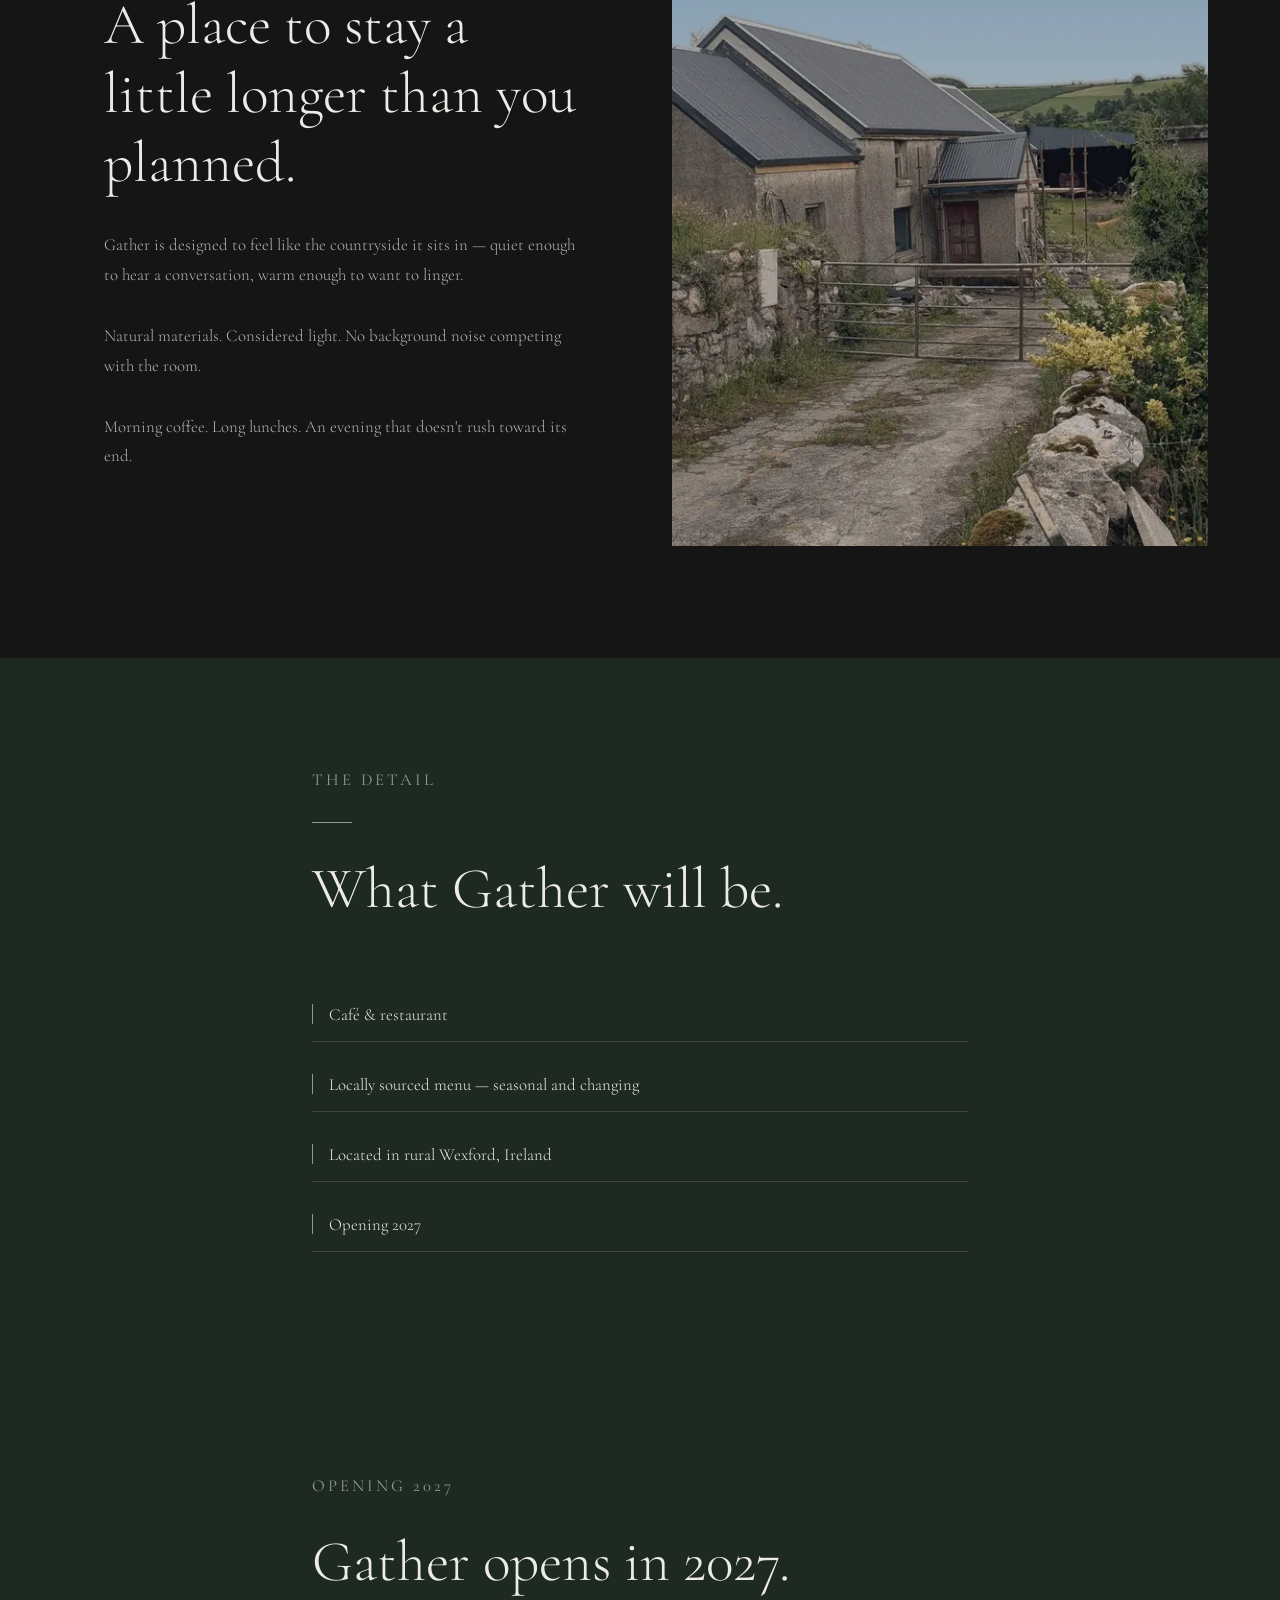
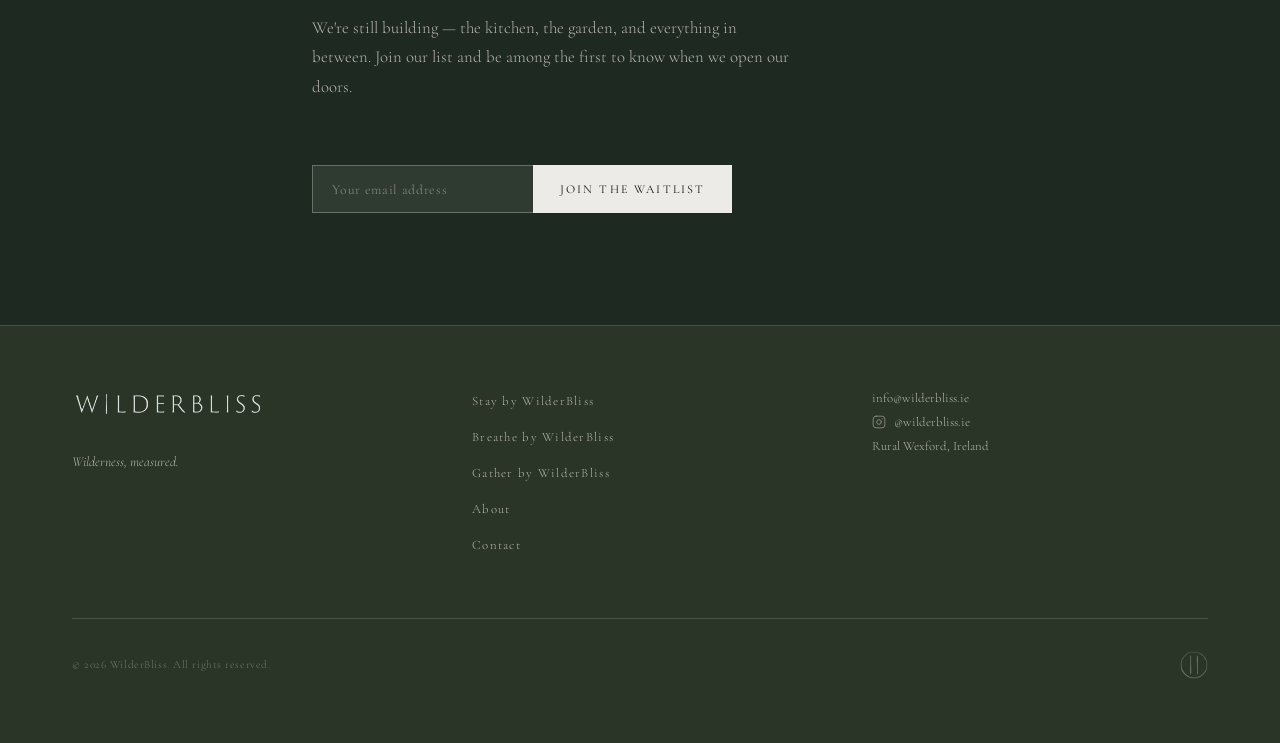
<file: gather.html>
<!DOCTYPE html>
<html lang="en">
<head>
  <meta charset="UTF-8">
  <meta name="viewport" content="width=device-width, initial-scale=1.0">
  <title>Gather by WilderBliss — Café &amp; Restaurant, Opening 2027</title>
  <meta name="description" content="Food grown close. Cooked simply. Shared slowly. Gather by WilderBliss is a café and restaurant rooted in the land around it — opening in rural Ireland in 2027.">
  <link rel="preconnect" href="https://fonts.googleapis.com">
  <link rel="preconnect" href="https://fonts.gstatic.com" crossorigin>
  <link rel="stylesheet" href="https://fonts.googleapis.com/css2?family=Cormorant+Garamond:ital,wght@0,300;0,400;0,500;0,600;1,300;1,400&display=swap">
  <link rel="stylesheet" href="css/style.css">
  <link rel="preload" as="image" href="assets/images/gather-terrace.webp" type="image/webp" media="(min-width: 769px)" fetchpriority="high">
  <link rel="preload" as="image" href="assets/images/gather-terrace-900.webp" type="image/webp" media="(max-width: 768px)" fetchpriority="high">
  <link rel="icon" href="/favicon.ico?v=2" sizes="any">
  <link rel="icon" href="/favicon-32.png?v=2" type="image/png" sizes="32x32">
  <link rel="icon" href="/icon-192.png?v=2" type="image/png" sizes="192x192">
  <link rel="apple-touch-icon" href="/apple-touch-icon.png?v=2">
  <meta name="theme-color" content="#2A3528">
  <meta property="og:image" content="https://wilderbliss.ie/assets/og-image.jpg">
  <meta property="og:image:width" content="1200">
  <meta property="og:image:height" content="630">
  <meta property="og:image:alt" content="WilderBliss — the Brook field, rural Wexford">
  <meta name="twitter:card" content="summary_large_image">
  <meta name="twitter:image" content="https://wilderbliss.ie/assets/og-image.jpg">
</head>
<body class="page-inner">

  <!-- TOPBAR -->
  <div class="topbar">
    <span class="topbar__label">Contact</span>
    <a href="mailto:stay@wilderbliss.ie">stay@wilderbliss.ie</a>
    <span class="topbar__sep">·</span>
    <a href="mailto:info@wilderbliss.ie">info@wilderbliss.ie</a>
  </div>

  <!-- NAV -->
  <nav class="nav" role="navigation" aria-label="Main navigation">
    <div class="nav__inner">
      <a href="index.html" aria-label="WilderBliss home">
        <img class="wordmark-img" src="assets/logos/wordmark-neg.png" alt="WilderBliss">
        <img class="nav-pause" src="assets/logos/pause-neg.png" alt="WilderBliss home">
      </a>
      <ul class="nav__links">
        <li><a href="stay.html">Stay</a></li>
        <li><a href="breathe.html">Breathe</a></li>
        <li><a href="gather.html" class="active">Gather</a></li>
        <li><a href="about.html">About</a></li>
        <li><a href="contact.html">Contact</a></li>
      </ul>
      <a href="#notify" class="nav__cta" data-waitlist>Join the waitlist</a>
      <button class="nav__toggle" aria-label="Toggle menu">
        <span></span><span></span><span></span>
      </button>
    </div>
  </nav>

  <!-- PAGE HERO -->
  <header class="page-hero page-hero--gather">
    <span class="render-tag" style="z-index:2;">Architectural render</span>
    <img class="page-hero__subbrand-logo" src="assets/logos/gather-neg.png" alt="Gather by WilderBliss">
    <div class="page-hero__content">
      <h1>Food grown close.<br>Cooked simply.<br>Shared slowly.</h1>
      <p class="hero__sub mt-md">A café and restaurant rooted in the land around it — opening in rural Ireland in 2027.</p>
    </div>
  </header>

  <!-- THE IDEA -->
  <section class="section--moss">
    <div class="container--narrow">
      <span class="section-label">The Idea</span>
      <span class="rule"></span>
      <h2 class="text-bone">There is nothing radical about Gather.</h2>
      <p class="mt-md">No concept, no manifesto, no chef's table experience designed to impress. Just food that tastes like where it came from — grown nearby, handled carefully, cooked without pretence, and served without hurry.</p>
      <p class="mt-md">We work with farmers and growers whose land we know. We cook with what is available, not what is fashionable. The menu changes because the seasons do.</p>
      <p class="mt-md">Gather is where WilderBliss sits down.</p>
    </div>
  </section>

  <!-- THE APPROACH -->
  <section class="section--charcoal">
    <div class="container">
      <div class="split">
        <div>
          <div style="aspect-ratio:3/4;overflow:hidden;position:relative;">
          <img loading="lazy" decoding="async" src="assets/images/gather-interior.webp" srcset="assets/images/gather-interior-900.webp 900w, assets/images/gather-interior.webp 1600w" sizes="(max-width: 768px) 100vw, 40vw" alt="Gather café interior" style="width:100%;height:100%;object-fit:cover;display:block;">
          <div style='position:absolute;inset:0;background:rgba(0,0,0,0.1);'></div>
          <span class="render-tag">Architectural render · Photography to follow</span>
        </div>
        </div>
        <div class="split__content">
          <span class="section-label">The Approach</span>
          <span class="rule"></span>
          <h2 class="text-bone">Honest sourcing.<br>Unhurried dining.</h2>
          <p class="mt-md">We believe a meal should take as long as it takes. Not because we're slow — because rushing a meal is a small act of disrespect to the people who grew it and the people you're sharing it with.</p>
          <p class="mt-md">At Gather, the table is yours. The food is honest. The sourcing is never hidden. We'll tell you where it came from, who grew it, and why we chose it — not as a story we perform, but because we think it matters.</p>
        </div>
      </div>
    </div>
  </section>

  <!-- PULL QUOTE -->
  <div class="pull-quote">
    <div class="container--narrow">
      <blockquote>"The table is yours. The food is honest. The sourcing is never hidden."</blockquote>
    </div>
  </div>

  <!-- THE SPACE -->
  <section class="section--charcoal">
    <div class="container">
      <div class="split">
        <div class="split__content">
          <span class="section-label">The Space</span>
          <span class="rule"></span>
          <h2 class="text-bone">A place to stay a little longer than you planned.</h2>
          <p class="mt-md">Gather is designed to feel like the countryside it sits in — quiet enough to hear a conversation, warm enough to want to linger.</p>
          <p class="mt-md">Natural materials. Considered light. No background noise competing with the room.</p>
          <p class="mt-md">Morning coffee. Long lunches. An evening that doesn't rush toward its end.</p>
        </div>
        <div>
          <div style="aspect-ratio:3/4;overflow:hidden;position:relative;">
          <img loading="lazy" decoding="async" src="assets/images/gather-exterior.webp" srcset="assets/images/gather-exterior-900.webp 900w, assets/images/gather-exterior.webp 1600w" sizes="(max-width: 768px) 100vw, 40vw" alt="Gather — the building taking shape" style="width:100%;height:100%;object-fit:cover;display:block;object-position:center 40%;">
          <div style='position:absolute;inset:0;background:rgba(0,0,0,0.2);'></div>
        </div>
        </div>
      </div>
    </div>
  </section>

  <!-- DETAIL -->
  <section class="section--forest">
    <div class="container--narrow">
      <span class="section-label">The Detail</span>
      <span class="rule"></span>
      <h2 class="text-bone">What Gather will be.</h2>
      <ul class="feature-list mt-lg">
        <li>Café &amp; restaurant</li>
        <li>Locally sourced menu — seasonal and changing</li>
        <li>Located in rural Wexford, Ireland</li>
        <li>Opening 2027</li>
      </ul>
    </div>
  </section>

  <!-- CTA -->
  <section class="cta-section" id="notify">
    <div class="container--narrow">
      <span class="section-label">Opening 2027</span>
      <h2>Gather opens in 2027.</h2>
      <p class="mt-sm">We're still building — the kitchen, the garden, and everything in between. Join our list and be among the first to know when we open our doors.</p>
      <form class="email-form mt-lg" name="waitlist-gather" method="POST" data-netlify="true" netlify-honeypot="bot-field">
        <input type="hidden" name="form-name" value="waitlist-gather">
        <input type="hidden" name="bot-field" style="display:none">
        <input type="email" name="email" placeholder="Your email address" required autocomplete="email">
        <button type="submit">Join the waitlist</button>
      </form>
    </div>
  </section>

  <!-- FOOTER -->
  <footer class="footer">
    <div class="container">
      <div class="footer__inner">
        <div>
          <img class="wordmark-img" src="assets/logos/wordmark-neg.png" alt="WilderBliss" style="margin-bottom:var(--space-md);">
          <p class="footer__tagline">Wilderness, measured.</p>
        </div>
        <nav aria-label="Footer navigation">
          <ul class="footer__nav">
            <li><a href="stay.html">Stay by WilderBliss</a></li>
            <li><a href="breathe.html">Breathe by WilderBliss</a></li>
            <li><a href="gather.html">Gather by WilderBliss</a></li>
            <li><a href="about.html">About</a></li>
            <li><a href="contact.html">Contact</a></li>
          </ul>
        </nav>
        <div class="footer__contact">
          <a href="mailto:info@wilderbliss.ie">info@wilderbliss.ie</a>
          <a href="https://www.instagram.com/wilderbliss.ie" target="_blank" rel="noopener" style="display:inline-flex;align-items:center;gap:0.5rem;">
            <svg xmlns="http://www.w3.org/2000/svg" width="14" height="14" viewBox="0 0 24 24" fill="none" stroke="currentColor" stroke-width="1.5" stroke-linecap="round" stroke-linejoin="round" style="flex-shrink:0;opacity:0.7;"><rect x="2" y="2" width="20" height="20" rx="5" ry="5"/><circle cx="12" cy="12" r="4"/><circle cx="17.5" cy="6.5" r="1" fill="currentColor" stroke="none"/></svg>
            @wilderbliss.ie
          </a>
          <span>Rural Wexford, Ireland</span>
        </div>
      </div>
      <div class="footer__bottom">
        <span class="footer__copy">&copy; 2026 WilderBliss. All rights reserved.</span>
        <img src="assets/logos/pause-neg.png" alt="" style="height:28px;opacity:0.5;">
      </div>
    </div>
  </footer>


  <!-- EARLY ACCESS POPUP -->
  <div class="wb-popup" id="wb-popup" role="dialog" aria-modal="true" aria-labelledby="wb-popup-title">
    <div class="wb-popup__overlay" id="wb-popup-overlay"></div>
    <div class="wb-popup__inner">
      <button class="wb-popup__close" id="wb-popup-close" aria-label="Close">&#x2715;</button>
      <div class="wb-popup__image">
        <img data-src="assets/images/cabin-exterior-summer-900.webp" alt="WilderBliss cabin" decoding="async">
        <span class="render-tag render-tag--popup">Architectural render · Photography to follow</span>
      </div>
      <div class="wb-popup__form-panel">
        <span class="wb-popup__label">The Waitlist</span>
        <h2 class="wb-popup__title" id="wb-popup-title">First to know.<br>First to book.</h2>
        <p class="wb-popup__desc">Join the waitlist for first access to dates, founder notes, and a quiet guide to planning your stay.</p>
        <form class="email-form wb-popup__form" name="popup-early-access" method="POST" data-netlify="true" netlify-honeypot="bot-field">
          <input type="hidden" name="form-name" value="popup-early-access">
          <input type="hidden" name="bot-field" style="display:none">
          <input type="email" name="email" placeholder="Your email address" required autocomplete="email">
          <button type="submit">Join the waitlist</button>
        </form>
        <button class="wb-popup__no-thanks" id="wb-popup-no-thanks">No thanks</button>
      </div>
    </div>
  </div>

  <script src="js/main.js"></script>
</body>
</html>
</file>
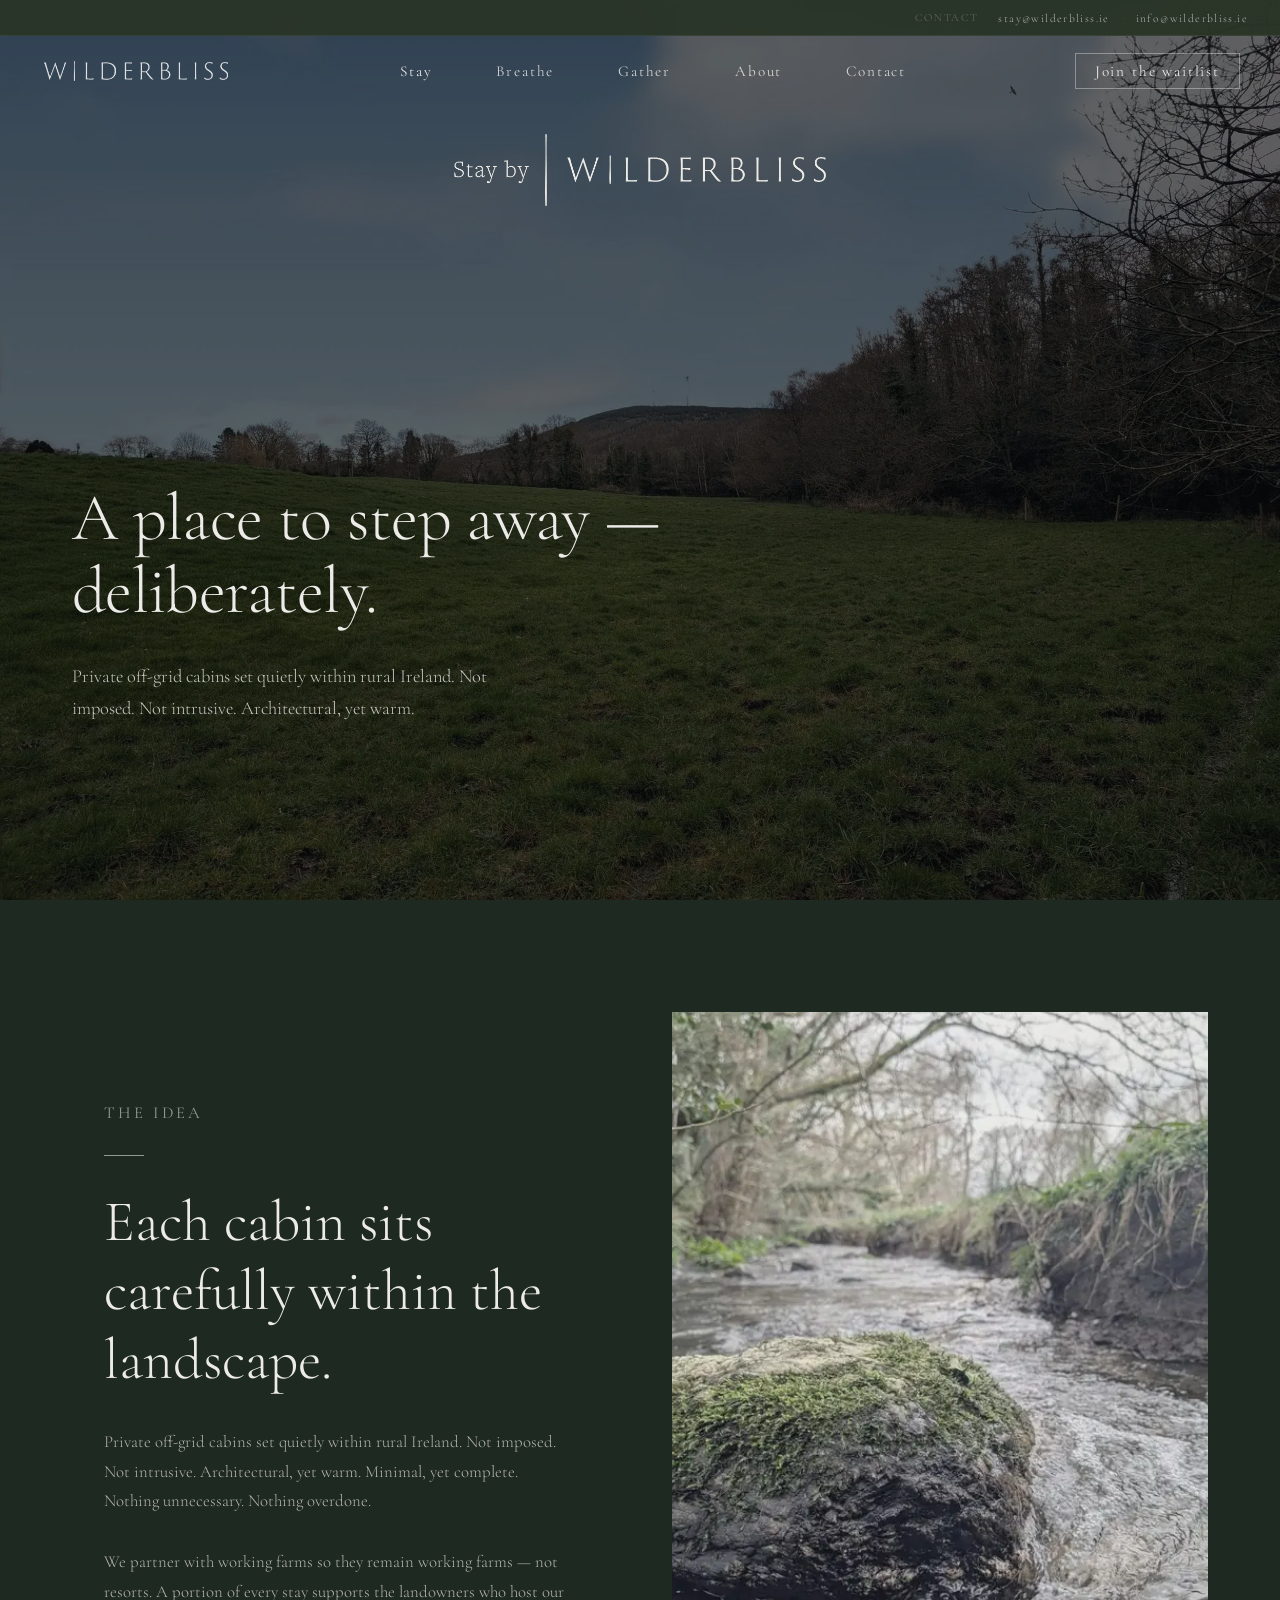
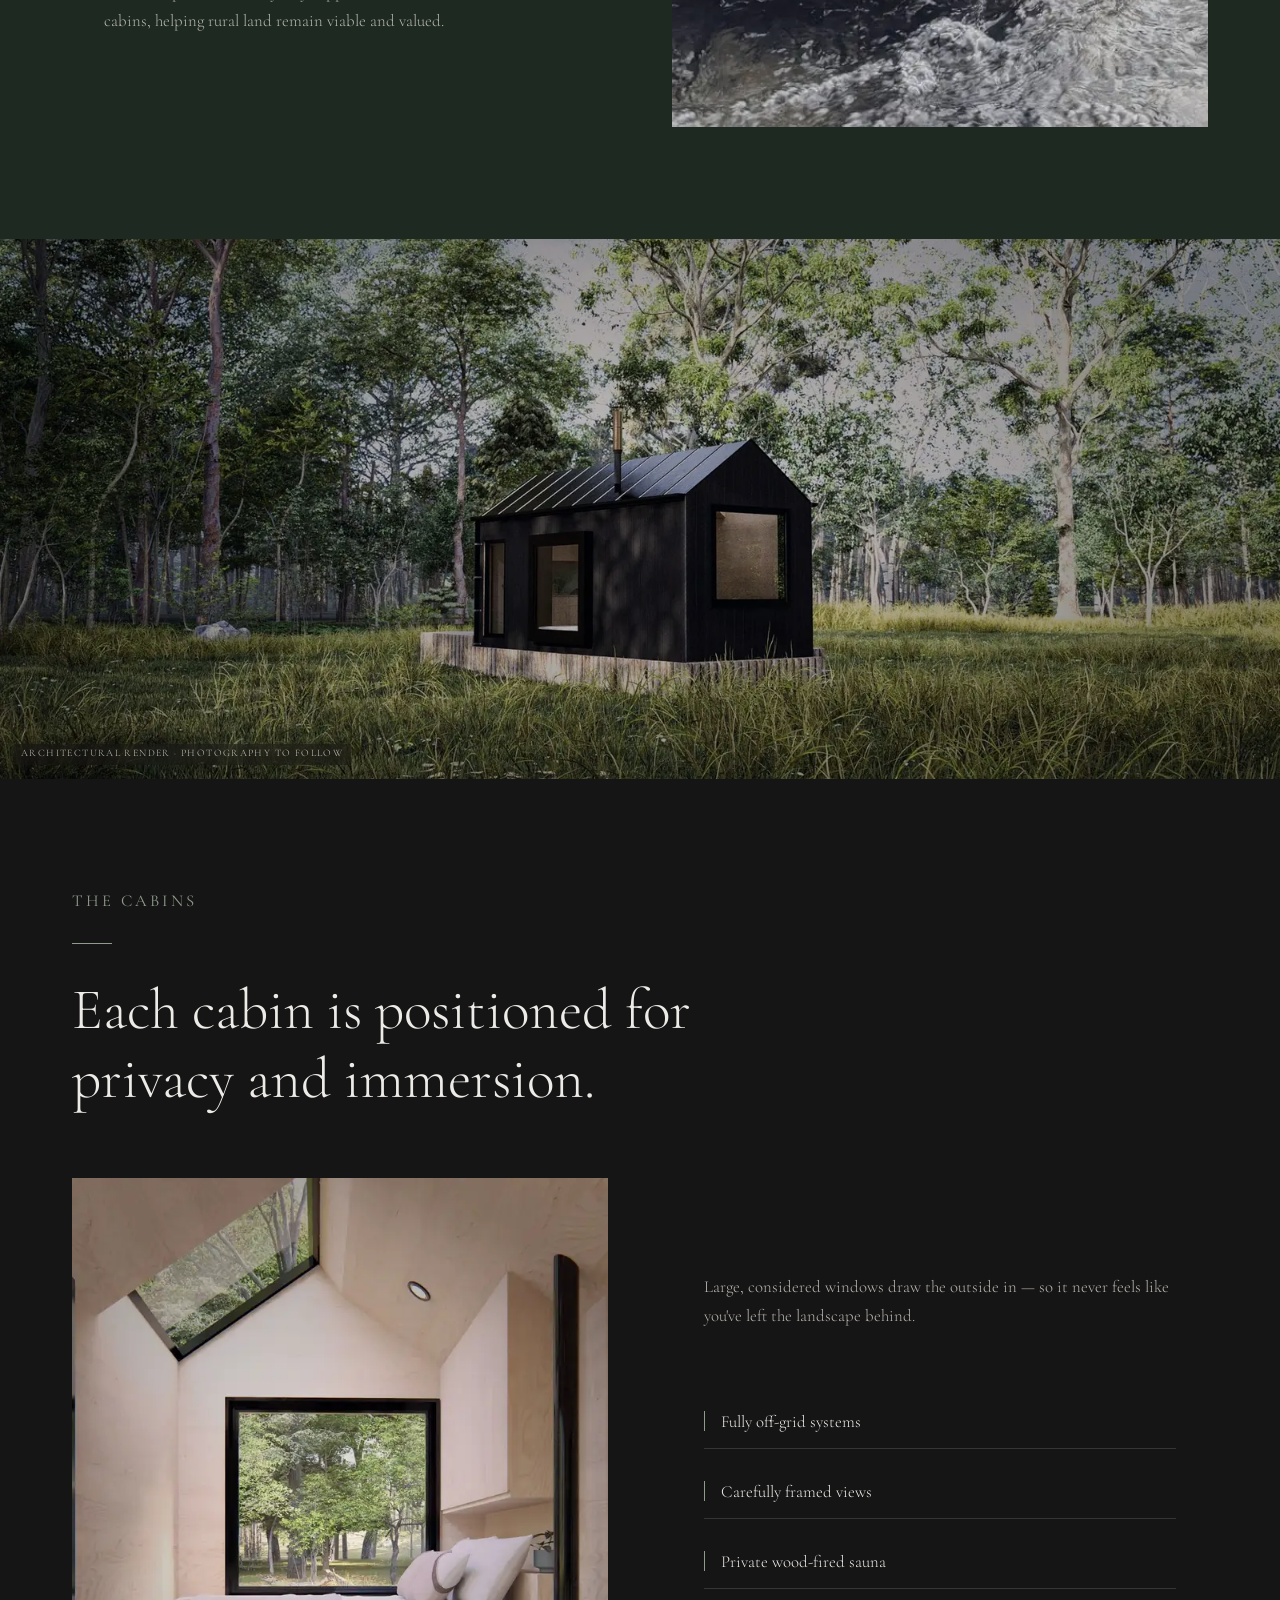
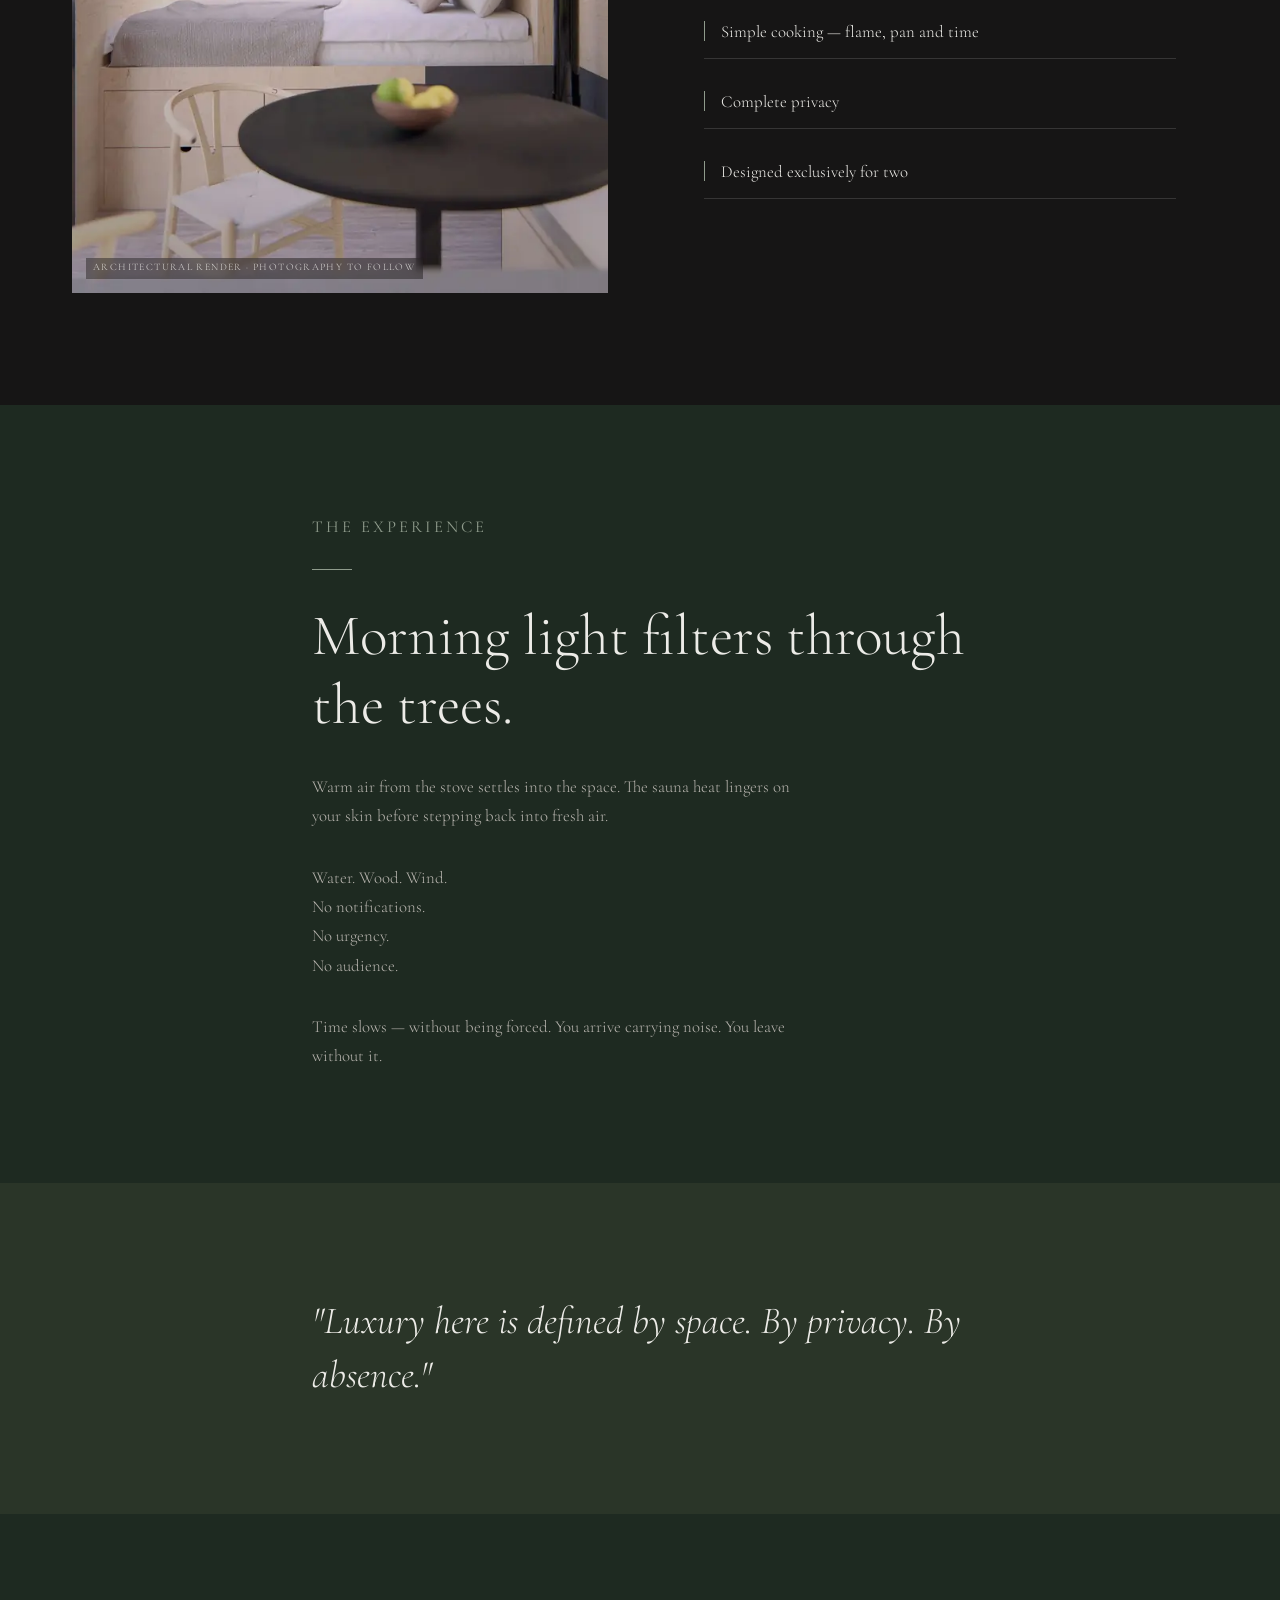
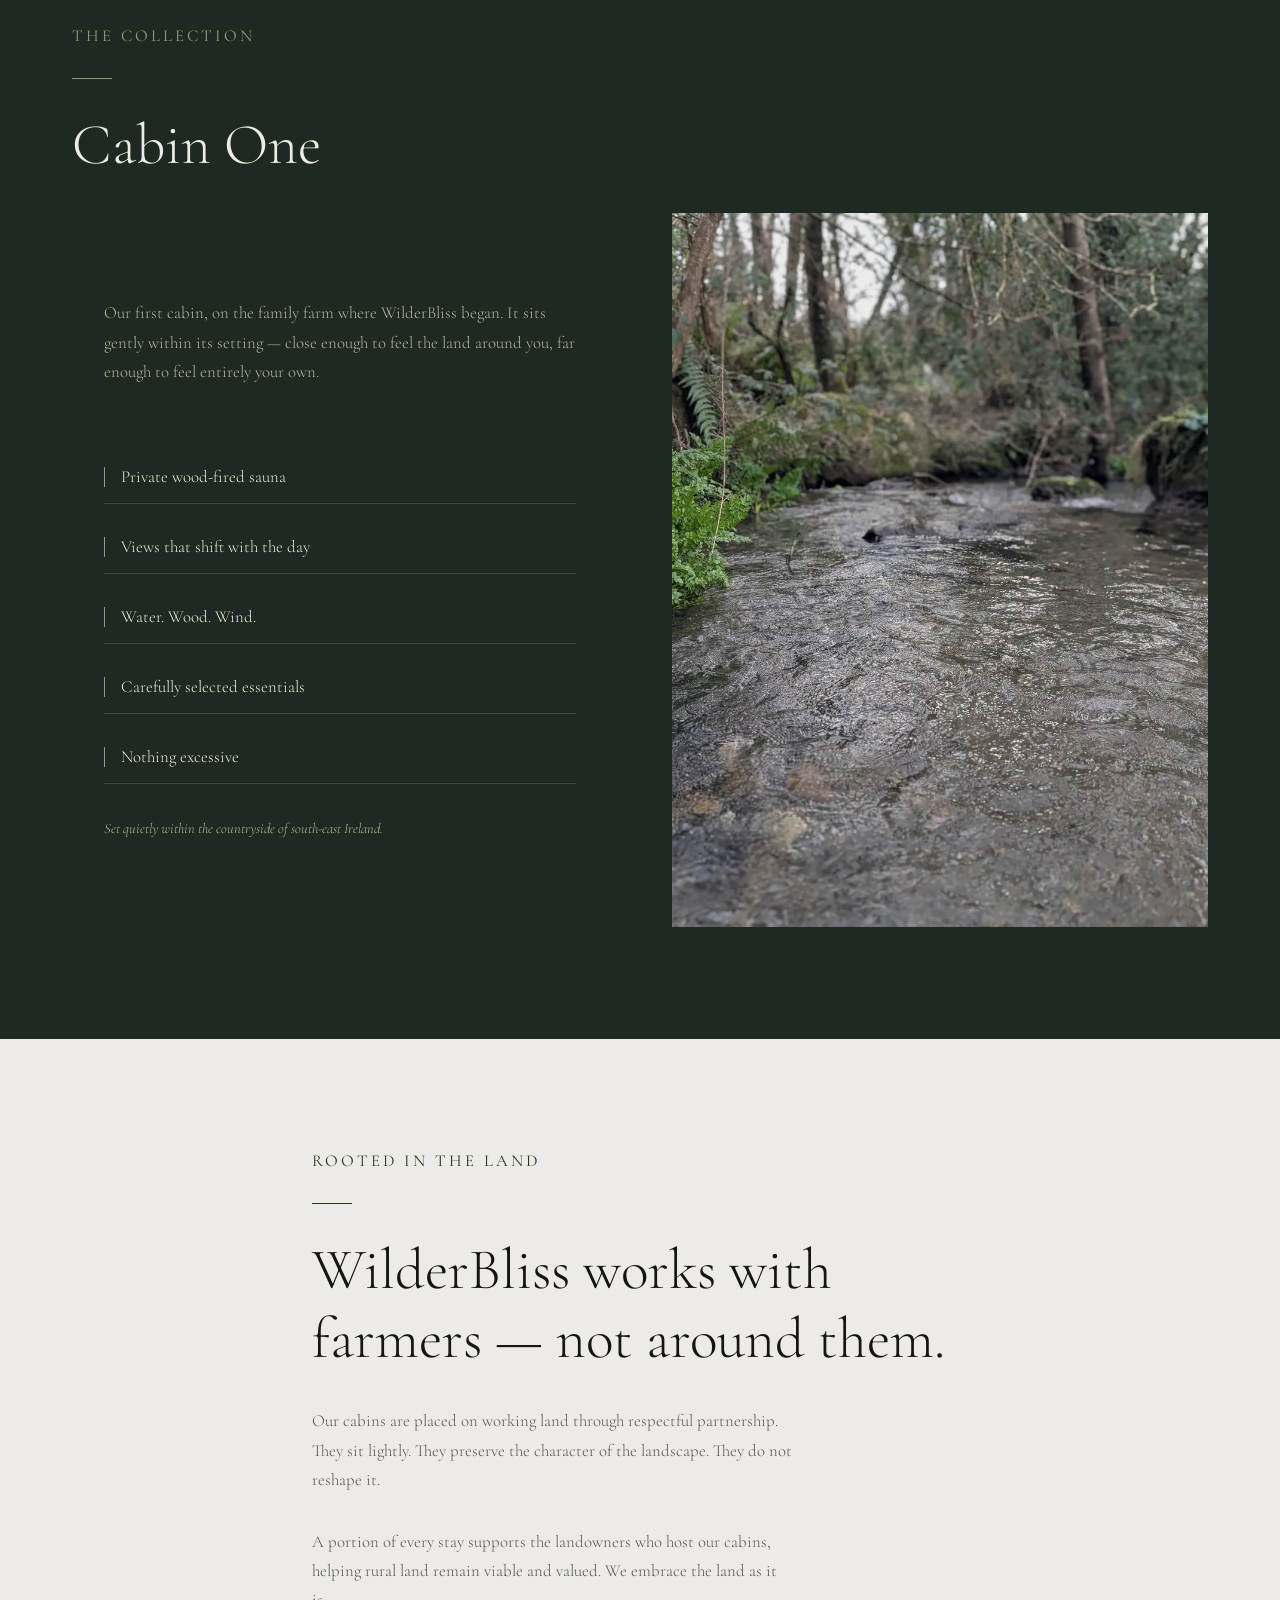
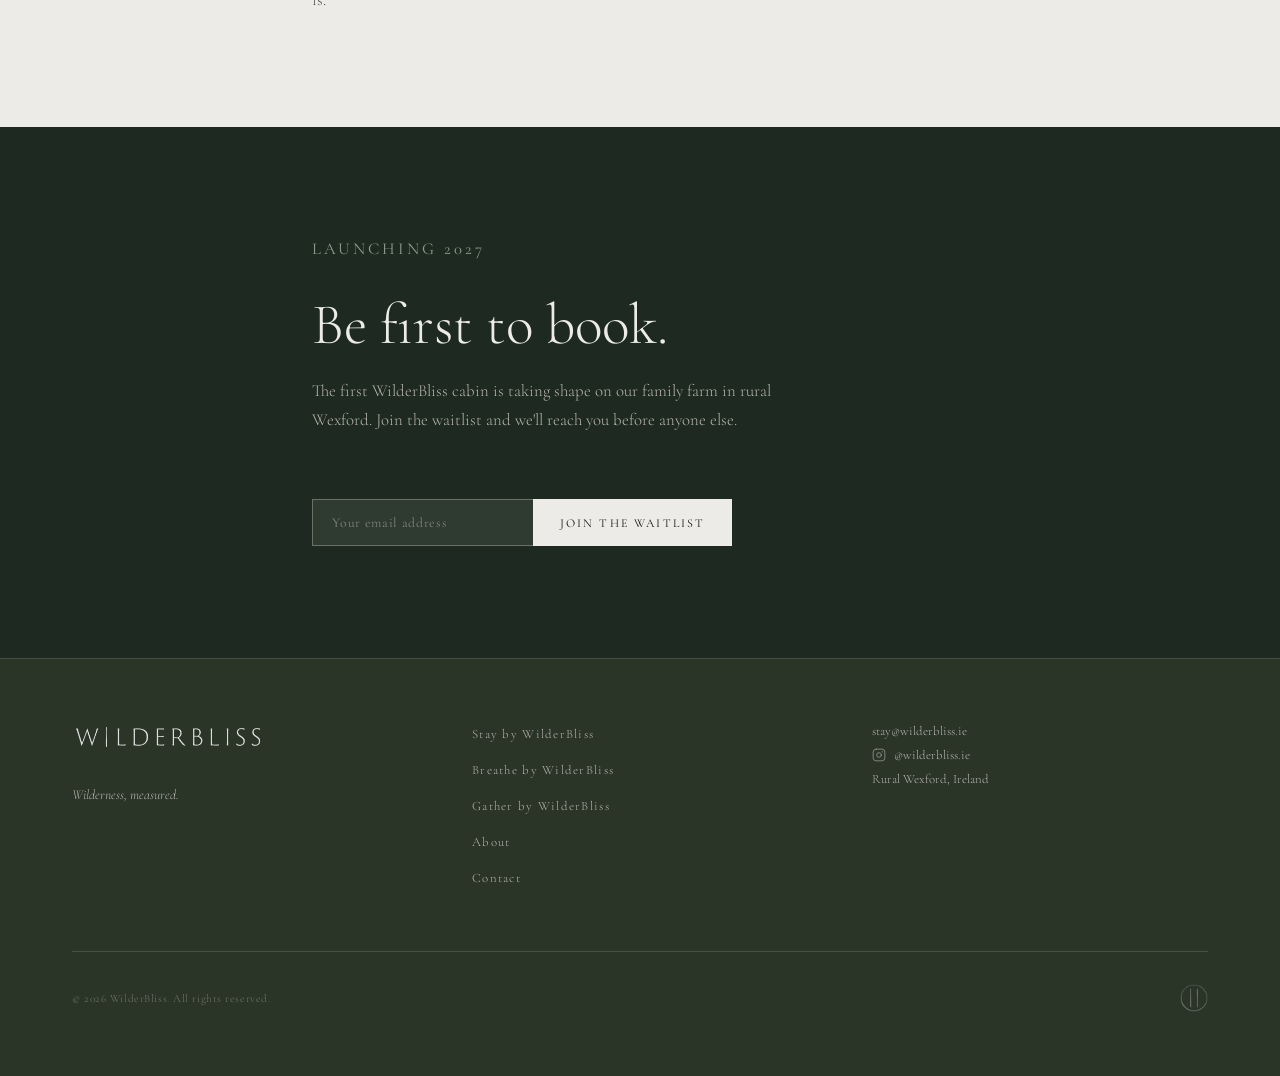
<file: stay.html>
<!DOCTYPE html>
<html lang="en">
<head>
  <meta charset="UTF-8">
  <meta name="viewport" content="width=device-width, initial-scale=1.0">
  <title>Stay by WilderBliss — Private Off-Grid Cabins in Rural Ireland</title>
  <meta name="description" content="Private off-grid cabins set quietly within rural Ireland. Wood-fired sauna, complete privacy, designed for two. Launching 2027.">
  <link rel="preconnect" href="https://fonts.googleapis.com">
  <link rel="preconnect" href="https://fonts.gstatic.com" crossorigin>
  <link rel="stylesheet" href="https://fonts.googleapis.com/css2?family=Cormorant+Garamond:ital,wght@0,300;0,400;0,500;0,600;1,300;1,400&display=swap">
  <link rel="stylesheet" href="css/style.css">
  <link rel="preload" as="image" href="assets/images/brook-field.webp" type="image/webp" media="(min-width: 769px)" fetchpriority="high">
  <link rel="preload" as="image" href="assets/images/brook-field-900.webp" type="image/webp" media="(max-width: 768px)" fetchpriority="high">
  <link rel="icon" href="/favicon.ico?v=2" sizes="any">
  <link rel="icon" href="/favicon-32.png?v=2" type="image/png" sizes="32x32">
  <link rel="icon" href="/icon-192.png?v=2" type="image/png" sizes="192x192">
  <link rel="apple-touch-icon" href="/apple-touch-icon.png?v=2">
  <meta name="theme-color" content="#2A3528">
  <meta property="og:image" content="https://wilderbliss.ie/assets/og-image.jpg">
  <meta property="og:image:width" content="1200">
  <meta property="og:image:height" content="630">
  <meta property="og:image:alt" content="WilderBliss — the Brook field, rural Wexford">
  <meta name="twitter:card" content="summary_large_image">
  <meta name="twitter:image" content="https://wilderbliss.ie/assets/og-image.jpg">
</head>
<body class="page-inner">

  <!-- TOPBAR -->
  <div class="topbar">
    <span class="topbar__label">Contact</span>
    <a href="mailto:stay@wilderbliss.ie">stay@wilderbliss.ie</a>
    <span class="topbar__sep">·</span>
    <a href="mailto:info@wilderbliss.ie">info@wilderbliss.ie</a>
  </div>

  <!-- NAV -->
  <nav class="nav" role="navigation" aria-label="Main navigation">
    <div class="nav__inner">
      <a href="index.html" aria-label="WilderBliss home">
        <img class="wordmark-img" src="assets/logos/wordmark-neg.png" alt="WilderBliss">
        <img class="nav-pause" src="assets/logos/pause-neg.png" alt="WilderBliss home">
      </a>
      <ul class="nav__links">
        <li><a href="stay.html" class="active">Stay</a></li>
        <li><a href="breathe.html">Breathe</a></li>
        <li><a href="gather.html">Gather</a></li>
        <li><a href="about.html">About</a></li>
        <li><a href="contact.html">Contact</a></li>
      </ul>
      <a href="#early-access" class="nav__cta" data-waitlist>Join the waitlist</a>
      <button class="nav__toggle" aria-label="Toggle menu">
        <span></span><span></span><span></span>
      </button>
    </div>
  </nav>

  <!-- PAGE HERO -->
  <header class="page-hero page-hero--stay">
    <img class="page-hero__subbrand-logo" src="assets/logos/stay-neg.png" alt="Stay by WilderBliss">
    <div class="page-hero__content">
      <h1>A place to step away —<br>deliberately.</h1>
      <p class="hero__sub mt-md">Private off-grid cabins set quietly within rural Ireland. Not imposed. Not intrusive. Architectural, yet warm.</p>
    </div>
  </header>

  <!-- THE IDEA -->
  <section class="section--forest">
    <div class="container">
      <div class="split">
        <div class="split__content">
          <span class="section-label">The Idea</span>
          <span class="rule"></span>
          <h2 class="text-bone">Each cabin sits carefully within the landscape.</h2>
          <p class="mt-md">Private off-grid cabins set quietly within rural Ireland. Not imposed. Not intrusive. Architectural, yet warm. Minimal, yet complete. Nothing unnecessary. Nothing overdone.</p>
          <p class="mt-md">We partner with working farms so they remain working farms — not resorts. A portion of every stay supports the landowners who host our cabins, helping rural land remain viable and valued.</p>
        </div>
        <div>
          <!-- Image placeholder — replace src with actual photography -->
          <div style="aspect-ratio:3/4;overflow:hidden;position:relative;">
          <img src="assets/images/brook-stream.webp" srcset="assets/images/brook-stream-900.webp 900w, assets/images/brook-stream.webp 1600w" sizes="(max-width: 768px) 100vw, 40vw" alt="Water running through the farm, rural Wexford" style="width:100%;height:100%;object-fit:cover;display:block;object-position:center 40%;">
          
        </div>
        </div>
      </div>
    </div>
  </section>

  <!-- CABIN EXTERIOR -->
  <div style="height:60vh;overflow:hidden;position:relative;">
    <img src="assets/images/cabin-angled.webp" srcset="assets/images/cabin-angled-900.webp 900w, assets/images/cabin-angled.webp 1600w" sizes="100vw" alt="WilderBliss cabin exterior — set within the Wexford countryside" style="width:100%;height:100%;object-fit:cover;display:block;object-position:center 50%;">
    <div style="position:absolute;inset:0;background:rgba(0,0,0,0.18);"></div>
    <span class="render-tag">Architectural render · Photography to follow</span>
  </div>

  <!-- THE CABINS -->
  <section class="section--charcoal">
    <div class="container">
      <span class="section-label">The Cabins</span>
      <span class="rule"></span>
      <h2 class="text-bone mb-lg">Each cabin is positioned for<br>privacy and immersion.</h2>
      <div class="split">
        <div>
          <div style="aspect-ratio:3/4;overflow:hidden;position:relative;">
          <img loading="lazy" decoding="async" src="assets/images/cabin-interior-bedroom.webp" srcset="assets/images/cabin-interior-bedroom-900.webp 900w, assets/images/cabin-interior-bedroom.webp 1600w" sizes="(max-width: 768px) 100vw, 40vw" alt="WilderBliss cabin bedroom" style="width:100%;height:100%;object-fit:cover;display:block;">
          <span class="render-tag">Architectural render · Photography to follow</span>
        </div>
        </div>
        <div class="split__content">
          <p>Large, considered windows draw the outside in — so it never feels like you've left the landscape behind.</p>
          <ul class="feature-list mt-lg">
            <li>Fully off-grid systems</li>
            <li>Carefully framed views</li>
            <li>Private wood-fired sauna</li>
            <li>Simple cooking — flame, pan and time</li>
            <li>Complete privacy</li>
            <li>Designed exclusively for two</li>
          </ul>
        </div>
      </div>
    </div>
  </section>

  <!-- THE EXPERIENCE -->
  <section class="section--forest">
    <div class="container--narrow">
      <span class="section-label">The Experience</span>
      <span class="rule"></span>
      <h2 class="text-bone">Morning light filters through the trees.</h2>
      <p class="mt-md">Warm air from the stove settles into the space. The sauna heat lingers on your skin before stepping back into fresh air.</p>
      <p class="mt-md">Water. Wood. Wind.<br>No notifications.<br>No urgency.<br>No audience.</p>
      <p class="mt-md">Time slows — without being forced. You arrive carrying noise. You leave without it.</p>
    </div>
  </section>

  <!-- PULL QUOTE -->
  <div class="pull-quote">
    <div class="container--narrow">
      <blockquote>"Luxury here is defined by space. By privacy. By absence."</blockquote>
    </div>
  </div>

  <!-- THE COLLECTION — CABIN ONE -->
  <section class="section--forest" id="cabin-one">
    <div class="container">
      <span class="section-label">The Collection</span>
      <span class="rule"></span>
      <h2 class="text-bone mb-md">Cabin One</h2>
      <div class="split">
        <div class="split__content">
          <p>Our first cabin, on the family farm where WilderBliss began. It sits gently within its setting — close enough to feel the land around you, far enough to feel entirely your own.</p>
          <ul class="feature-list mt-lg">
            <li>Private wood-fired sauna</li>
            <li>Views that shift with the day</li>
            <li>Water. Wood. Wind.</li>
            <li>Carefully selected essentials</li>
            <li>Nothing excessive</li>
          </ul>
          <p class="mt-md" style="font-style:italic;font-size:0.9rem;">Set quietly within the countryside of south-east Ireland.</p>
        </div>
        <div>
          <div style="aspect-ratio:3/4;overflow:hidden;position:relative;">
          <img loading="lazy" decoding="async" src="assets/images/brook-flow.webp" srcset="assets/images/brook-flow-900.webp 900w, assets/images/brook-flow.webp 1600w" sizes="(max-width: 768px) 100vw, 40vw" alt="The farm, south-east Ireland" style="width:100%;height:100%;object-fit:cover;display:block;object-position:center 30%;">
          
        </div>
        </div>
      </div>
    </div>
  </section>

  <!-- ROOTED IN THE LAND -->
  <section class="section--bone">
    <div class="container--narrow">
      <span class="section-label">Rooted in the Land</span>
      <span class="rule"></span>
      <h2>WilderBliss works with farmers — not around them.</h2>
      <p class="mt-md">Our cabins are placed on working land through respectful partnership. They sit lightly. They preserve the character of the landscape. They do not reshape it.</p>
      <p class="mt-md">A portion of every stay supports the landowners who host our cabins, helping rural land remain viable and valued. We embrace the land as it is.</p>
    </div>
  </section>

  <!-- EARLY ACCESS CTA -->
  <section class="cta-section" id="early-access">
    <div class="container--narrow">
      <span class="section-label">Launching 2027</span>
      <h2>Be first to book.</h2>
      <p class="mt-sm">The first WilderBliss cabin is taking shape on our family farm in rural Wexford. Join the waitlist and we'll reach you before anyone else.</p>
      <form class="email-form mt-lg" name="waitlist-stay" method="POST" data-netlify="true" netlify-honeypot="bot-field">
        <input type="hidden" name="form-name" value="waitlist-stay">
        <input type="hidden" name="bot-field" style="display:none">
        <input type="email" name="email" placeholder="Your email address" required autocomplete="email">
        <button type="submit">Join the waitlist</button>
      </form>
    </div>
  </section>

  <!-- FOOTER -->
  <footer class="footer">
    <div class="container">
      <div class="footer__inner">
        <div>
          <img class="wordmark-img" src="assets/logos/wordmark-neg.png" alt="WilderBliss" style="margin-bottom:var(--space-md);">
          <p class="footer__tagline">Wilderness, measured.</p>
        </div>
        <nav aria-label="Footer navigation">
          <ul class="footer__nav">
            <li><a href="stay.html">Stay by WilderBliss</a></li>
            <li><a href="breathe.html">Breathe by WilderBliss</a></li>
            <li><a href="gather.html">Gather by WilderBliss</a></li>
            <li><a href="about.html">About</a></li>
            <li><a href="contact.html">Contact</a></li>
          </ul>
        </nav>
        <div class="footer__contact">
          <a href="mailto:stay@wilderbliss.ie">stay@wilderbliss.ie</a>
          <a href="https://www.instagram.com/wilderbliss.ie" target="_blank" rel="noopener" style="display:inline-flex;align-items:center;gap:0.5rem;">
            <svg xmlns="http://www.w3.org/2000/svg" width="14" height="14" viewBox="0 0 24 24" fill="none" stroke="currentColor" stroke-width="1.5" stroke-linecap="round" stroke-linejoin="round" style="flex-shrink:0;opacity:0.7;"><rect x="2" y="2" width="20" height="20" rx="5" ry="5"/><circle cx="12" cy="12" r="4"/><circle cx="17.5" cy="6.5" r="1" fill="currentColor" stroke="none"/></svg>
            @wilderbliss.ie
          </a>
          <span>Rural Wexford, Ireland</span>
        </div>
      </div>
      <div class="footer__bottom">
        <span class="footer__copy">&copy; 2026 WilderBliss. All rights reserved.</span>
        <img src="assets/logos/pause-neg.png" alt="" style="height:28px;opacity:0.5;">
      </div>
    </div>
  </footer>


  <!-- EARLY ACCESS POPUP -->
  <div class="wb-popup" id="wb-popup" role="dialog" aria-modal="true" aria-labelledby="wb-popup-title">
    <div class="wb-popup__overlay" id="wb-popup-overlay"></div>
    <div class="wb-popup__inner">
      <button class="wb-popup__close" id="wb-popup-close" aria-label="Close">&#x2715;</button>
      <div class="wb-popup__image">
        <img data-src="assets/images/cabin-exterior-summer-900.webp" alt="WilderBliss cabin" decoding="async">
        <span class="render-tag render-tag--popup">Architectural render · Photography to follow</span>
      </div>
      <div class="wb-popup__form-panel">
        <span class="wb-popup__label">The Waitlist</span>
        <h2 class="wb-popup__title" id="wb-popup-title">First to know.<br>First to book.</h2>
        <p class="wb-popup__desc">Join the waitlist for first access to dates, founder notes, and a quiet guide to planning your stay.</p>
        <form class="email-form wb-popup__form" name="popup-early-access" method="POST" data-netlify="true" netlify-honeypot="bot-field">
          <input type="hidden" name="form-name" value="popup-early-access">
          <input type="hidden" name="bot-field" style="display:none">
          <input type="email" name="email" placeholder="Your email address" required autocomplete="email">
          <button type="submit">Join the waitlist</button>
        </form>
        <button class="wb-popup__no-thanks" id="wb-popup-no-thanks">No thanks</button>
      </div>
    </div>
  </div>

  <script src="js/main.js"></script>
</body>
</html>
</file>
<file: css/style.css>
/* ============================================================
   WILDERBLISS — Design System
   Based on official brand guidelines
   ============================================================ */

/* Google Fonts — Cormorant Garamond (closest match to Freight Display/Text Pro)
   To use licensed Freight fonts: replace font-family values below */
/* Fonts are loaded via <link> tags in each page's <head> (faster than @import) */

/* ============================================================
   DESIGN TOKENS
   ============================================================ */

:root {
  /* Primary colours */
  --color-night-blue:       #1F1D28;
  --color-blue-grey:        #2A2C36;
  --color-deep-forest:      #1E2A21;
  --color-dark-moss:        #2A3528;

  /* Secondary colours */
  --color-muted-sage:       #8F9B8C;
  --color-stone:            #B7B4AE;

  /* Neutrals */
  --color-charcoal:         #161515;
  --color-light-grey:       #CCCCCC;
  --color-bone:             #ECEBE7;

  /* Functional */
  --color-black:            #000000;
  --color-white:            #FFFFFF;

  /* Approved pairings (primary role) */
  --bg-hero:                var(--color-deep-forest);
  --bg-section-dark:        var(--color-night-blue);
  --bg-section-alt:         var(--color-dark-moss);
  --bg-light:               var(--color-bone);
  --bg-ui:                  var(--color-blue-grey);
  --text-on-dark:           var(--color-bone);
  --text-on-light:          var(--color-charcoal);
  --text-muted:             var(--color-stone);
  --text-accent:            var(--color-muted-sage);
  --border-subtle:          rgba(236,235,231,0.15);

  /* Typography */
  --font-display:           'Cormorant Garamond', Georgia, serif;
  --font-body:              'Cormorant Garamond', Georgia, serif;

  /* Type scale */
  --type-h1:                clamp(2.8rem, 6vw, 5rem);
  --type-h2:                clamp(2.3rem, 4.6vw, 3.6rem);
  --type-h3:                clamp(1.6rem, 2.8vw, 2.25rem);
  --type-body:              1.05rem;
  --type-caption:           0.75rem;
  --type-label:             clamp(0.95rem, 1.3vw, 1.15rem);
  --type-nav:               0.95rem;

  /* Spacing */
  --space-xs:               0.5rem;
  --space-sm:               1rem;
  --space-md:               2rem;
  --space-lg:               4rem;
  --space-xl:               7rem;
  --space-2xl:              12rem;

  /* Layout */
  --max-width:              1200px;
  --content-width:          720px;
  --nav-height:             70px;
  --topbar-height:          36px;

  /* Transitions */
  --transition:             0.35s ease;
}

/* ============================================================
   RESET & BASE
   ============================================================ */

*, *::before, *::after {
  box-sizing: border-box;
  margin: 0;
  padding: 0;
}

html {
  scroll-behavior: smooth;
  font-size: 16px;
}

body {
  font-family: var(--font-body);
  font-weight: 300;
  color: var(--text-on-dark);
  background-color: var(--color-dark-moss);
  -webkit-font-smoothing: antialiased;
  -moz-osx-font-smoothing: grayscale;
  overflow-x: hidden;
}

img {
  max-width: 100%;
  display: block;
}

a {
  color: inherit;
  text-decoration: none;
}

/* ============================================================
   TYPOGRAPHY
   ============================================================ */

h1, .h1 {
  font-family: var(--font-display);
  font-size: var(--type-h1);
  font-weight: 300;
  line-height: 1.1;
  letter-spacing: -0.01em;
}

h2, .h2 {
  font-family: var(--font-display);
  font-size: var(--type-h2);
  font-weight: 300;
  line-height: 1.2;
  letter-spacing: 0;
}

h3, .h3 {
  font-family: var(--font-display);
  font-size: var(--type-h3);
  font-weight: 300;
  line-height: 1.3;
}

p {
  font-family: var(--font-body);
  font-size: var(--type-body);
  font-weight: 300;
  line-height: 1.75;
  color: var(--text-muted);
  max-width: 60ch;
}

.text-bone   { color: var(--color-bone); }
.text-stone  { color: var(--color-stone); }
.text-sage   { color: var(--color-muted-sage); }
.text-light  { color: var(--color-light-grey); }

/* Section label (small category tag above headings) */
.section-label {
  font-family: var(--font-body);
  font-size: var(--type-label);
  font-weight: 400;
  letter-spacing: 0.18em;
  text-transform: uppercase;
  color: var(--color-muted-sage);
  display: block;
  margin-bottom: var(--space-md);
}

/* Divider line */
.rule {
  width: 40px;
  height: 1px;
  background: var(--color-muted-sage);
  margin-bottom: var(--space-md);
  display: block;
}

/* ============================================================
   LAYOUT
   ============================================================ */

.container {
  max-width: var(--max-width);
  margin: 0 auto;
  padding: 0 var(--space-md);
}

.container--narrow {
  max-width: var(--content-width);
  margin: 0 auto;
  padding: 0 var(--space-md);
}

section {
  padding: var(--space-xl) 0;
}

/* ============================================================
   NAVIGATION
   ============================================================ */

/* ============================================================
   TOPBAR — contact email strip above nav
   ============================================================ */

.topbar {
  position: fixed;
  top: 0;
  left: 0;
  right: 0;
  height: var(--topbar-height);
  background: rgba(42,53,40,0.97);
  border-bottom: 1px solid rgba(236,235,231,0.07);
  display: flex;
  align-items: center;
  justify-content: flex-end;
  padding: 0 var(--space-md);
  gap: 0.75rem;
  z-index: 101;
}

.topbar a {
  font-family: var(--font-body);
  font-size: 0.72rem;
  letter-spacing: 0.12em;
  color: var(--color-stone);
  text-decoration: none;
  transition: color var(--transition);
}

.topbar a:hover {
  color: var(--color-bone);
}

.topbar__sep {
  font-size: 0.65rem;
  color: rgba(236,235,231,0.25);
  user-select: none;
}

.topbar__label {
  font-size: 0.68rem;
  letter-spacing: 0.16em;
  text-transform: uppercase;
  color: rgba(236,235,231,0.3);
  margin-right: 0.5rem;
}

.nav {
  position: fixed;
  top: var(--topbar-height);
  left: 0;
  right: 0;
  z-index: 100;
  height: var(--nav-height);
  display: flex;
  align-items: center;
  padding: 0 var(--space-md);
  transition: background var(--transition);
}

.nav.scrolled {
  background: rgba(42, 53, 40, 0.94);
  backdrop-filter: blur(8px);
}

.nav__inner {
  width: 100%;
  max-width: var(--max-width);
  margin: 0 auto;
  display: flex;
  align-items: center;
  justify-content: space-between;
}

.nav__logo {
  height: 22px;
  width: auto;
}

.nav__links {
  display: flex;
  align-items: center;
  gap: var(--space-lg);
  list-style: none;
}

.nav__links a {
  font-family: var(--font-body);
  font-size: var(--type-nav);
  font-weight: 400;
  letter-spacing: 0.12em;
  color: var(--color-bone);
  opacity: 0.85;
  transition: opacity var(--transition);
}

.nav__links a:hover {
  opacity: 1;
}

.nav__links a.active {
  opacity: 1;
}

.nav__cta {
  font-family: var(--font-body);
  font-size: var(--type-nav);
  font-weight: 400;
  letter-spacing: 0.12em;
  color: var(--color-bone);
  border: 1px solid rgba(236,235,231,0.4);
  padding: 0.5rem 1.2rem;
  transition: border-color var(--transition), opacity var(--transition);
}

.nav__cta:hover {
  border-color: var(--color-bone);
}

/* Mobile menu toggle */
.nav__toggle {
  display: none;
  flex-direction: column;
  gap: 5px;
  cursor: pointer;
  padding: 4px;
  background: none;
  border: none;
}

.nav__toggle span {
  display: block;
  width: 22px;
  height: 1px;
  background: var(--color-bone);
  transition: var(--transition);
}

/* ============================================================
   BUTTONS
   ============================================================ */

.btn {
  display: inline-block;
  font-family: var(--font-body);
  font-size: var(--type-caption);
  font-weight: 400;
  letter-spacing: 0.18em;
  text-transform: uppercase;
  padding: 0.9rem 2.2rem;
  border: 1px solid var(--color-bone);
  color: var(--color-bone);
  background: transparent;
  cursor: pointer;
  transition: background var(--transition), color var(--transition);
}

.btn:hover {
  background: var(--color-bone);
  color: var(--color-charcoal);
}

.btn--dark {
  border-color: var(--color-charcoal);
  color: var(--color-charcoal);
}

.btn--dark:hover {
  background: var(--color-charcoal);
  color: var(--color-bone);
}

/* ============================================================
   HERO
   ============================================================ */

.hero {
  min-height: 100vh;
  display: flex;
  flex-direction: column;
  justify-content: flex-end;
  padding-bottom: var(--space-xl);
  padding-top: calc(var(--nav-height) + var(--topbar-height));
  background-color: var(--bg-hero);
  position: relative;
  overflow: hidden;
}

.hero__bg {
  position: absolute;
  inset: 0;
  object-fit: cover;
  width: 100%;
  height: 100%;
  opacity: 0.35;
}

.hero__content {
  position: relative;
  z-index: 1;
  padding: 0 var(--space-md);
  max-width: var(--max-width);
  margin: 0 auto;
  width: 100%;
}

.hero__eyebrow {
  font-family: var(--font-body);
  font-size: var(--type-caption);
  letter-spacing: 0.18em;
  text-transform: uppercase;
  color: var(--color-muted-sage);
  margin-bottom: var(--space-md);
}

.hero__title {
  color: var(--color-bone);
  margin-bottom: var(--space-md);
}

.hero__sub {
  font-size: 1.15rem;
  font-weight: 300;
  color: var(--color-bone);
  margin-bottom: var(--space-lg);
  max-width: 52ch;
  opacity: 0.85;
}

.hero__logo {
  height: 28px;
  width: auto;
  margin-bottom: var(--space-xl);
  opacity: 0.9;
}

/* ============================================================
   PILLAR CARDS (homepage three-column grid)
   ============================================================ */

.pillars {
  background: var(--color-charcoal);
  padding: var(--space-xl) 0;
}

.pillars__grid {
  display: grid;
  grid-template-columns: repeat(3, 1fr);
  gap: 1px;
  background: var(--border-subtle);
}

.pillar-card {
  background: var(--color-charcoal);
  padding: var(--space-lg) var(--space-md);
  display: flex;
  flex-direction: column;
  gap: var(--space-md);
  transition: background var(--transition);
  position: relative;
}

.pillar-card:hover {
  background: var(--color-night-blue);
}

.pillar-card__logo {
  height: 20px;
  width: auto;
  object-fit: contain;
  object-position: left;
  opacity: 0.6;
  margin-bottom: var(--space-sm);
  transition: opacity var(--transition);
}

.pillar-card:hover .pillar-card__logo {
  opacity: 0.9;
}

/* Gather text logo (no image yet) */
.pillar-card__logo-text {
  font-family: var(--font-display);
  font-size: 0.85rem;
  font-weight: 300;
  letter-spacing: 0.05em;
  color: var(--color-bone);
  opacity: 0.6;
  margin-bottom: var(--space-sm);
  transition: opacity var(--transition);
}

.pillar-card:hover .pillar-card__logo-text {
  opacity: 0.9;
}

.pillar-card__tag {
  font-size: var(--type-caption);
  letter-spacing: 0.12em;
  text-transform: uppercase;
  color: var(--color-muted-sage);
}

.pillar-card__title {
  font-family: var(--font-display);
  font-size: clamp(1.4rem, 2.2vw, 1.8rem);
  font-weight: 300;
  color: var(--color-bone);
  line-height: 1.2;
}

.pillar-card__body {
  font-size: 0.95rem;
  line-height: 1.7;
  color: var(--color-stone);
  max-width: 100%;
}

.pillar-card__status {
  font-size: var(--type-caption);
  letter-spacing: 0.1em;
  color: var(--color-muted-sage);
  margin-top: auto;
}

.pillar-card__link {
  position: absolute;
  inset: 0;
}

/* ============================================================
   PHILOSOPHY / INTRO SECTION
   ============================================================ */

.philosophy {
  background: var(--color-bone);
  color: var(--color-charcoal);
  padding: var(--space-xl) 0;
}

.philosophy h2 {
  color: var(--color-charcoal);
  margin-bottom: var(--space-md);
}

.philosophy p {
  color: var(--color-charcoal);
  opacity: 0.7;
}

/* ============================================================
   TWO-COLUMN CONTENT BLOCK
   ============================================================ */

.split {
  display: grid;
  grid-template-columns: 1fr 1fr;
  gap: var(--space-lg);
  align-items: center;
}

.split--reverse {
  direction: rtl;
}

.split--reverse > * {
  direction: ltr;
}

.split__image {
  width: 100%;
  aspect-ratio: 3/4;
  object-fit: cover;
  opacity: 0.85;
}

.split__content {
  padding: var(--space-md);
}

/* ============================================================
   CONTENT SECTIONS (page inner sections)
   ============================================================ */

.section--dark {
  background: var(--color-night-blue);
}

.section--forest {
  background: var(--color-deep-forest);
}

.section--moss {
  background: var(--color-dark-moss);
}

.section--charcoal {
  background: var(--color-charcoal);
}

.section--bone {
  background: var(--color-bone);
  color: var(--color-charcoal);
}

.section--bone h2,
.section--bone h3,
.section--bone .h2,
.section--bone .h3 {
  color: var(--color-charcoal);
}

.section--bone p {
  color: var(--color-charcoal);
  opacity: 0.7;
}

.section--bone .section-label {
  color: var(--color-dark-moss);
}

.section--bone .rule {
  background: var(--color-dark-moss);
}

/* ============================================================
   FEATURE LIST
   ============================================================ */

.feature-list {
  list-style: none;
  display: flex;
  flex-direction: column;
  gap: var(--space-sm);
}

.feature-list li {
  font-family: var(--font-body);
  font-size: var(--type-body);
  font-weight: 300;
  color: var(--color-bone);
  padding: var(--space-sm) 0;
  border-bottom: 1px solid var(--border-subtle);
  display: flex;
  align-items: center;
  gap: var(--space-sm);
}

.feature-list li::before {
  content: '';
  display: block;
  width: 1px;
  height: 1.2em;
  background: var(--color-muted-sage);
  flex-shrink: 0;
}

/* ============================================================
   CTA SECTION
   ============================================================ */

.cta-section {
  background: var(--color-deep-forest);
  padding: var(--space-xl) 0;
  text-align: left;
}

.cta-section h2 {
  color: var(--color-bone);
  margin-bottom: var(--space-sm);
}

.cta-section p {
  margin-bottom: var(--space-lg);
}

/* ============================================================
   PAUSE MARK (brand symbol divider)
   ============================================================ */

.pause-mark {
  display: flex;
  align-items: center;
  justify-content: center;
  padding: var(--space-lg) 0;
}

.pause-mark img {
  height: 48px;
  width: auto;
  opacity: 0.3;
}

/* ============================================================
   FOOTER
   ============================================================ */

.footer {
  background: var(--color-dark-moss);
  padding: var(--space-lg) 0;
  border-top: 1px solid var(--border-subtle);
}

.footer__inner {
  display: grid;
  grid-template-columns: 1fr 1fr 1fr;
  gap: var(--space-lg);
  align-items: start;
}

.footer__logo {
  height: 18px;
  width: auto;
  opacity: 0.6;
  margin-bottom: var(--space-md);
}

.footer__tagline {
  font-size: 0.85rem;
  color: var(--color-stone);
  font-style: italic;
}

.footer__nav {
  list-style: none;
  display: flex;
  flex-direction: column;
  gap: var(--space-sm);
}

.footer__nav li a {
  font-size: 0.8rem;
  letter-spacing: 0.1em;
  color: var(--color-stone);
  transition: color var(--transition);
}

.footer__nav li a:hover {
  color: var(--color-bone);
}

.footer__contact {
  display: flex;
  flex-direction: column;
  gap: var(--space-xs);
}

.footer__contact a,
.footer__contact span {
  font-size: 0.8rem;
  color: var(--color-stone);
  transition: color var(--transition);
}

.footer__contact a:hover {
  color: var(--color-bone);
}

.footer__bottom {
  margin-top: var(--space-lg);
  padding-top: var(--space-md);
  border-top: 1px solid var(--border-subtle);
  display: flex;
  justify-content: space-between;
  align-items: center;
}

.footer__copy {
  font-size: 0.7rem;
  color: var(--color-stone);
  opacity: 0.5;
  letter-spacing: 0.05em;
}

/* ============================================================
   PAGE HERO (for inner pages — smaller than homepage)
   ============================================================ */

.page-hero {
  min-height: 65vh;
  display: flex;
  flex-direction: column;
  justify-content: flex-end;
  padding-bottom: var(--space-xl);
  padding-top: var(--nav-height);
  position: relative;
  overflow: hidden;
}

.page-hero--stay    { background-color: var(--color-deep-forest); background-image: url('../assets/images/brook-field.webp'); background-size: cover; background-position: center 30%; }
.page-hero--breathe { background-color: var(--color-night-blue); background-image: url('../assets/images/brook-ivy.webp'); background-size: cover; background-position: center 30%; }
.page-hero--gather  { background-color: var(--color-dark-moss); background-image: url('../assets/images/gather-terrace.webp'); background-size: cover; background-position: center; }
.page-hero--about   { background-color: var(--color-dark-moss); background-image: url('../assets/images/gather-exterior.webp'); background-size: cover; background-position: center 30%; }

@media (max-width: 768px) {
  .page-hero--stay { background-image: url('../assets/images/brook-field-900.webp'); }
  .page-hero--breathe { background-image: url('../assets/images/brook-ivy-900.webp'); }
  .page-hero--gather { background-image: url('../assets/images/gather-terrace-900.webp'); }
  .page-hero--about { background-image: url('../assets/images/gather-exterior-900.webp'); }
}

/* Dark overlay for page heroes with photos */
.page-hero--stay::before,
.page-hero--breathe::before,
.page-hero--gather::before,
.page-hero--about::before {
  content: '';
  position: absolute;
  inset: 0;
  background: rgba(0,0,0,0.58);
  z-index: 0;
}

.page-hero__content {
  position: relative;
  z-index: 1;
}

.page-hero__bg {
  position: absolute;
  inset: 0;
  object-fit: cover;
  width: 100%;
  height: 100%;
  opacity: 0.3;
}

.page-hero__content {
  position: relative;
  z-index: 1;
  padding: 0 var(--space-md);
  max-width: var(--max-width);
  margin: 0 auto;
  width: 100%;
  color: var(--color-bone);
}

/* Explicit text colours for page hero content (always over dark photo overlay) */
.page-hero__content h1 {
  color: var(--color-bone);
}
.page-hero__content .section-label {
  color: rgba(236,235,231,0.7);
  letter-spacing: 0.22em;
}
.page-hero__content .hero__sub {
  color: var(--color-bone);
  opacity: 0.82;
}

.page-hero__subbrand-logo {
  /* Sits in the normal flow (not floating), so it can never overlap the heading.
     margin-bottom:auto keeps it near the top and pushes the heading to the bottom. */
  position: relative;
  align-self: center;
  height: 72px;
  width: auto;
  max-width: calc(100% - 2 * var(--space-md));
  object-fit: contain;
  opacity: 1;
  z-index: 2;
  margin: var(--space-lg) auto auto;
  padding-bottom: var(--space-lg);
  box-sizing: content-box;
}
.page-hero__content h1 {
  font-size: clamp(2.6rem, 5.2vw, 4.4rem);
}

/* Gather text-only sub-brand lockup (no logo file yet) */
.subbrand-text {
  font-family: var(--font-display);
  font-size: 0.9rem;
  font-weight: 300;
  letter-spacing: 0.05em;
  color: var(--color-bone);
  opacity: 0.85;
  margin-bottom: var(--space-lg);
}

.subbrand-text span {
  opacity: 0.5;
  margin: 0 0.6em;
}

/* ============================================================
   FORMS (email signup)
   ============================================================ */

.email-form {
  display: flex;
  gap: 0;
  max-width: 420px;
}

.email-form input[type="email"] {
  flex: 1;
  font-family: var(--font-body);
  font-size: 0.85rem;
  letter-spacing: 0.05em;
  background: rgba(236,235,231,0.08);
  border: 1px solid rgba(236,235,231,0.3);
  border-right: none;
  color: var(--color-bone);
  padding: 0.9rem 1.2rem;
  outline: none;
  transition: border-color var(--transition);
}

.email-form input[type="email"]::placeholder {
  color: var(--color-stone);
  opacity: 0.6;
}

.email-form input[type="email"]:focus {
  border-color: var(--color-muted-sage);
}

.email-form button {
  font-family: var(--font-body);
  font-size: var(--type-caption);
  letter-spacing: 0.18em;
  text-transform: uppercase;
  background: var(--color-bone);
  color: var(--color-charcoal);
  border: 1px solid var(--color-bone);
  padding: 0.9rem 1.6rem;
  cursor: pointer;
  transition: background var(--transition);
  white-space: nowrap;
}

.email-form button:hover {
  background: var(--color-light-grey);
}

/* ============================================================
   QUOTE / PULL QUOTE
   ============================================================ */

.pull-quote {
  padding: var(--space-xl) 0;
  background: var(--color-dark-moss);
}

.pull-quote blockquote {
  font-family: var(--font-display);
  font-size: clamp(1.6rem, 3vw, 2.4rem);
  font-weight: 300;
  font-style: italic;
  color: var(--color-bone);
  line-height: 1.4;
  max-width: 820px;
}

/* ============================================================
   UTILITY
   ============================================================ */

.mt-sm  { margin-top: var(--space-sm); }
.mt-md  { margin-top: var(--space-md); }
.mt-lg  { margin-top: var(--space-lg); }
.mt-xl  { margin-top: var(--space-xl); }
.mb-sm  { margin-bottom: var(--space-sm); }
.mb-md  { margin-bottom: var(--space-md); }
.mb-lg  { margin-bottom: var(--space-lg); }
.mb-xl  { margin-bottom: var(--space-xl); }

.visually-hidden {
  position: absolute;
  width: 1px;
  height: 1px;
  overflow: hidden;
  clip: rect(0,0,0,0);
  white-space: nowrap;
}

/* ============================================================
   WORDMARK IMAGE (nav + footer)
   mix-blend-mode: screen makes the dark JPG background
   invisible on dark sections, leaving only the white mark
   ============================================================ */

.wordmark-img {
  height: 28px;
  width: auto;
  display: block;
}

.nav .wordmark-img {
  height: 28px;
}

/* Inner pages: swap wordmark for pause mark icon in nav */
.nav-pause {
  display: none;
  height: 30px;
  width: auto;
  opacity: 0.85;
  transition: opacity var(--transition);
}
.nav-pause:hover {
  opacity: 1;
}
/* Taller page heroes on inner pages */
.page-hero {
  min-height: 100vh;
}

/* ============================================================
   SUB-BRAND LOCKUP (used for Gather which has no logo yet)
   ============================================================ */

.subbrand-lockup {
  display: inline-flex;
  align-items: center;
  gap: 1em;
  font-family: var(--font-display);
  font-weight: 300;
  color: var(--color-bone);
  text-decoration: none;
}

.subbrand-lockup__name {
  font-size: 0.85rem;
  font-weight: 300;
  letter-spacing: 0.04em;
  opacity: 0.9;
}

.subbrand-lockup__divider {
  display: inline-block;
  width: 1px;
  height: 2.2em;
  background: currentColor;
  opacity: 0.45;
  flex-shrink: 0;
}

.subbrand-lockup__brand {
  font-size: 1rem;
  letter-spacing: 0.18em;
  text-transform: uppercase;
}

/* Footer text wordmark fallback */
.wordmark-text {
  font-family: var(--font-display);
  font-size: 0.95rem;
  font-weight: 300;
  letter-spacing: 0.2em;
  text-transform: uppercase;
  color: var(--color-bone);
  opacity: 0.6;
  display: block;
  margin-bottom: var(--space-md);
}

/* ============================================================
   BRAND LANDING — THREE-PILLAR PANELS
   ============================================================ */

.brand-landing {
  display: grid;
  grid-template-columns: repeat(3, 1fr);
  gap: 0;
  background: var(--color-charcoal);
  min-height: 100vh;
}

.brand-panel {
  position: relative;
  display: flex;
  flex-direction: column;
  justify-content: flex-start;
  padding: var(--space-lg) var(--space-md) var(--space-xl);
  min-height: 100vh;
  overflow: hidden;
  cursor: pointer;
  transition: filter var(--transition);
}

.brand-panel::after {
  content: '';
  position: absolute;
  inset: 0;
  background: rgba(0,0,0,0);
  transition: background var(--transition);
  pointer-events: none;
}

.brand-panel:hover::after {
  background: rgba(0,0,0,0.12);
}

.brand-panel--stay    { background-color: var(--color-deep-forest); }
.brand-panel--breathe { background-color: var(--color-night-blue); }
.brand-panel--gather  { background-color: var(--color-dark-moss); }

/* Dark overlay on top of background photos — keeps text legible */
.brand-panel::before {
  content: '';
  position: absolute;
  inset: 0;
  background: linear-gradient(to bottom, rgba(0,0,0,0.50) 0%, rgba(0,0,0,0.38) 45%, rgba(0,0,0,0.30) 70%, rgba(0,0,0,0.50) 100%);
  z-index: 0;
  pointer-events: none;
}

.brand-panel__top,
.brand-panel__content {
  position: relative;
  z-index: 1;
}

.brand-panel__top {
  /* Fixed height slot so all three panels' content starts at same y */
  min-height: 120px;
  display: flex;
  flex-direction: column;
  justify-content: flex-start;
}

.brand-panel__link {
  position: absolute;
  inset: 0;
  z-index: 2;
}

.brand-panel__content {
  position: relative;
  z-index: 1;
  flex: 1;
  display: flex;
  flex-direction: column;
  padding-top: var(--space-xl);
}

.brand-panel__cta {
  margin-top: auto;
  padding-top: var(--space-lg);
}

/* Wrapper that gives all three panel logos the same fixed height slot */
.brand-panel__logo-wrap {
  display: flex;
  align-items: center;
  height: 52px;
}

.brand-panel__logo {
  display: block;
  height: 52px;
  width: auto;
  filter: drop-shadow(0 1px 6px rgba(0,0,0,0.9)) drop-shadow(0 0 12px rgba(0,0,0,0.6));
}

/* Gather text lockup — sits inside the same 40px wrapper */
.brand-panel__logo-text {
  display: inline-flex;
  align-items: center;
  height: 40px;
  opacity: 0.85;
}

.brand-panel__logo-text .subbrand-lockup__name {
  font-size: 0.78rem;
}

.brand-panel__logo-text .subbrand-lockup__brand {
  font-size: 0.9rem;
}

.brand-panel__logo-text .subbrand-lockup__divider {
  height: 1.6em;
}

.brand-panel__divider {
  width: 32px;
  height: 1px;
  background: var(--color-muted-sage);
  display: block;
  margin-bottom: var(--space-md);
}

.brand-panel__category {
  font-size: var(--type-caption);
  letter-spacing: 0.18em;
  text-transform: uppercase;
  color: rgba(236,235,231,0.65);
  display: block;
  margin-bottom: var(--space-sm);
}

.brand-panel__headline {
  font-family: var(--font-display);
  font-size: clamp(1.5rem, 2.2vw, 2rem);
  font-weight: 300;
  color: var(--color-bone);
  line-height: 1.2;
  margin-bottom: var(--space-sm);
}

.brand-panel__body {
  font-size: 0.9rem;
  line-height: 1.7;
  color: rgba(236,235,231,0.8);
  margin-bottom: var(--space-md);
  max-width: 28ch;
}

.brand-panel__cta {
  font-size: var(--type-caption);
  letter-spacing: 0.15em;
  text-transform: uppercase;
  color: var(--color-bone);
  opacity: 0.82;
  display: inline-flex;
  align-items: center;
  gap: 0.6em;
  transition: opacity var(--transition), gap var(--transition);
}

.brand-panel:hover .brand-panel__cta {
  opacity: 1;
  gap: 1em;
}

.brand-panel__status {
  display: block;
  font-size: 0.68rem;
  letter-spacing: 0.16em;
  text-transform: uppercase;
  color: rgba(236,235,231,0.7);
  margin-bottom: var(--space-md);
}

/* No border needed — background handles gaps */

/* ============================================================
   ETHOS SECTION (homepage brand story)
   ============================================================ */

.ethos {
  background: var(--color-dark-moss);
  padding: var(--space-2xl) 0;
}

.ethos__grid {
  display: grid;
  grid-template-columns: 1fr 1fr;
  gap: var(--space-xl);
  align-items: start;
}

.ethos__intro h2 {
  color: var(--color-bone);
  margin-bottom: var(--space-md);
}

.ethos__intro p {
  margin-bottom: var(--space-md);
}

.ethos__contrasts {
  display: flex;
  flex-direction: column;
  gap: 0;
}

.ethos__contrast-item {
  padding: var(--space-md) 0;
  border-bottom: 1px solid var(--border-subtle);
  display: grid;
  grid-template-columns: 1fr 1fr;
  gap: var(--space-md);
  align-items: center;
}

.ethos__contrast-item:first-child {
  border-top: 1px solid var(--border-subtle);
}

.ethos__contrast-label {
  font-family: var(--font-display);
  font-size: 1.45rem;
  font-weight: 300;
  font-style: italic;
  color: var(--color-bone);
}

.ethos__contrast-desc {
  font-size: 1rem;
  color: var(--color-stone);
  line-height: 1.6;
  max-width: 100%;
}

/* ============================================================
   MOBILE NAV
   ============================================================ */

@media (max-width: 1024px) {
  .brand-landing {
    grid-template-columns: 1fr;
  }

  .brand-panel {
    height: 85vh;
    height: 85svh;
  }

  .brand-panel--stay,
  .brand-panel--breathe {
    border-right: none;
  }

  .ethos__grid {
    grid-template-columns: 1fr;
    gap: var(--space-lg);
  }
}

@media (max-width: 768px) {
  .topbar {
    display: none;
  }

  .nav {
    top: 0;
    background: rgba(42, 53, 40, 0.97);
    backdrop-filter: none;
  }

  .nav.scrolled {
    background: rgba(42, 53, 40, 0.99);
    backdrop-filter: none;
  }

  .nav.menu-open {
    background: var(--color-dark-moss) !important;
    backdrop-filter: none;
  }

  .hero {
    padding-top: var(--nav-height);
  }

  .page-hero {
    padding-top: var(--nav-height);
  }

  .nav__links {
    display: none;
    position: fixed;
    inset: var(--nav-height) 0 0 0;
    background: var(--color-dark-moss);
    flex-direction: column;
    align-items: flex-start;
    gap: 0;
    padding: var(--space-lg) var(--space-md);
    z-index: 99;
  }

  .nav__links.open {
    display: flex;
  }

  .nav__links a {
    font-size: 1.4rem;
    padding: var(--space-sm) 0;
    opacity: 0.9;
  }

  .nav__cta {
    margin-left: auto;
    margin-right: var(--space-sm);
    padding: 0.4rem 0.8rem;
    font-size: 0.68rem;
    letter-spacing: 0.1em;
    white-space: nowrap;
  }

  .nav__toggle {
    display: flex;
    position: relative;
    z-index: 102;
  }

  /* ============================================================
     RESPONSIVE LAYOUT
     ============================================================ */

  .pillars__grid {
    grid-template-columns: 1fr;
  }

  .split {
    grid-template-columns: 1fr;
  }

  .split--reverse {
    direction: ltr;
  }

  .footer__inner {
    grid-template-columns: 1fr;
    gap: var(--space-lg);
  }

  .brand-panel__cta {
    padding-bottom: var(--space-md);
  }

  .email-form {
    flex-direction: column;
    max-width: 100%;
  }

  .email-form input[type="email"] {
    border-right: 1px solid rgba(236,235,231,0.3);
    border-bottom: none;
  }

  section {
    padding: var(--space-lg) 0;
  }
}

@media (max-width: 1024px) {
  .pillars__grid {
    grid-template-columns: 1fr 1fr;
  }
}

/* ============================================================
   EARLY ACCESS POPUP
   ============================================================ */

.wb-popup {
  display: none;
  position: fixed;
  inset: 0;
  z-index: 9000;
  align-items: center;
  justify-content: center;
  padding: var(--space-md);
}

.wb-popup.is-open {
  display: flex;
}

.wb-popup__overlay {
  position: absolute;
  inset: 0;
  background: rgba(22, 21, 21, 0.75);
  backdrop-filter: blur(3px);
  cursor: pointer;
}

.wb-popup__inner {
  position: relative;
  z-index: 1;
  display: grid;
  grid-template-columns: 1fr 1fr;
  max-width: 820px;
  width: 100%;
  max-height: 90vh;
  overflow: hidden;
  box-shadow: 0 32px 80px rgba(0,0,0,0.5);
}

.wb-popup__image {
  position: relative;
  overflow: hidden;
  min-height: 420px;
}

.wb-popup__image img {
  position: absolute;
  inset: 0;
  width: 100%;
  height: 100%;
  object-fit: cover;
  object-position: center 30%;
  display: block;
}

.wb-popup__form-panel {
  background: var(--color-night-blue);
  padding: clamp(2rem, 5%, 3.5rem);
  display: flex;
  flex-direction: column;
  justify-content: center;
  gap: var(--space-sm);
}

.wb-popup__label {
  font-size: var(--type-caption);
  letter-spacing: 0.2em;
  text-transform: uppercase;
  color: var(--color-muted-sage);
}

.wb-popup__title {
  font-family: var(--font-display);
  font-size: clamp(1.7rem, 3vw, 2.4rem);
  font-weight: 300;
  color: var(--color-bone);
  line-height: 1.2;
  margin: 0.25rem 0 0.5rem;
}

.wb-popup__desc {
  font-family: var(--font-body);
  font-size: 0.9rem;
  color: var(--color-stone);
  line-height: 1.7;
  margin-bottom: 0.5rem;
}

.wb-popup__form {
  display: flex;
  flex-direction: column;
  gap: 0.75rem;
  max-width: 100%;
  margin-top: 0.5rem;
}

.wb-popup__form input[type="email"] {
  border-right: 1px solid rgba(236,235,231,0.3) !important;
  border-bottom: none !important;
  background: rgba(255,255,255,0.06);
}

.wb-popup__close {
  position: absolute;
  top: 1rem;
  right: 1rem;
  z-index: 2;
  background: rgba(22,21,21,0.6);
  border: 1px solid rgba(236,235,231,0.2);
  color: var(--color-bone);
  width: 32px;
  height: 32px;
  border-radius: 50%;
  cursor: pointer;
  font-size: 0.8rem;
  display: flex;
  align-items: center;
  justify-content: center;
  transition: background var(--transition);
  line-height: 1;
}

.wb-popup__close:hover {
  background: rgba(22,21,21,0.9);
}

.wb-popup__no-thanks {
  font-size: 0.72rem;
  letter-spacing: 0.1em;
  text-transform: uppercase;
  color: var(--color-stone);
  opacity: 0.5;
  cursor: pointer;
  background: none;
  border: none;
  padding: 0;
  margin-top: 0.25rem;
  text-align: left;
  transition: opacity var(--transition);
}

.wb-popup__no-thanks:hover {
  opacity: 1;
}

/* Animate in */
.wb-popup__inner {
  transform: translateY(12px);
  opacity: 0;
  transition: transform 0.4s ease, opacity 0.4s ease;
}

.wb-popup.is-open .wb-popup__inner {
  transform: translateY(0);
  opacity: 1;
}

@media (max-width: 640px) {
  .wb-popup__inner {
    grid-template-columns: 1fr;
    max-height: 85vh;
    overflow-y: auto;
  }

  .wb-popup__image {
    min-height: 200px;
    max-height: 220px;
  }

  .wb-popup__form-panel {
    padding: 2rem 1.5rem;
  }
}

/* ============================================================
   RENDER TAG — architectural visualisation notice
   ============================================================ */

.render-tag {
  position: absolute;
  bottom: 0.85rem;
  left: 0.85rem;
  font-size: 0.62rem;
  letter-spacing: 0.14em;
  text-transform: uppercase;
  color: var(--color-bone);
  opacity: 0.82;
  background: rgba(22, 21, 21, 0.52);
  padding: 0.38em 0.75em;
  backdrop-filter: blur(6px);
  -webkit-backdrop-filter: blur(6px);
  pointer-events: none;
  z-index: 2;
  white-space: nowrap;
}

.render-tag--popup {
  font-size: 0.72rem;
  letter-spacing: 0.12em;
  padding: 0.45em 0.9em;
  opacity: 0.9;
}

/* Mobile: keep wordmark + waitlist button + menu on one line */
@media (max-width: 480px) {
  .nav .wordmark-img { height: 20px; }
  .nav__cta { padding: 0.35rem 0.6rem; font-size: 0.62rem; letter-spacing: 0.06em; }
}

/* Keep pillar text legible over lighter photos */
.brand-panel__content,
.brand-panel__top {
  text-shadow: 0 1px 2px rgba(0,0,0,0.55), 0 0 18px rgba(0,0,0,0.45);
}


/* Pillar text: larger and brighter for legibility */
.brand-panel__category {
  font-size: 0.82rem;
  font-weight: 500;
  letter-spacing: 0.16em;
  color: var(--color-bone);
}
.brand-panel__body {
  font-size: 1.05rem;
  line-height: 1.65;
  color: var(--color-bone);
  max-width: 32ch;
}
.brand-panel__cta {
  font-size: 0.82rem;
  font-weight: 500;
  opacity: 1;
}
.brand-panel__status {
  font-size: 0.75rem;
  color: var(--color-bone);
}
.brand-panel__content,
.brand-panel__top {
  text-shadow: 0 1px 3px rgba(0,0,0,0.7), 0 0 22px rgba(0,0,0,0.55);
}

/* Mobile menu: generous, non-overlapping tap targets */
@media (max-width: 768px) {
  .nav__links { padding: var(--space-md) var(--space-md); }
  .nav__links li {
    width: 100%;
    border-bottom: 1px solid rgba(236,235,231,0.12);
  }
  .nav__links li:last-child { border-bottom: none; }
  .nav__links a {
    display: block;
    width: 100%;
    padding: 1.15rem 0;
    font-size: 1.5rem;
    line-height: 1.2;
  }
}

/* Render labels never overflow their image on small screens */
.render-tag { max-width: calc(100% - 1.7rem); white-space: normal; line-height: 1.4; }
@media (max-width: 480px) {
  .render-tag--popup { font-size: 0.6rem; letter-spacing: 0.1em; }
}
</file>
